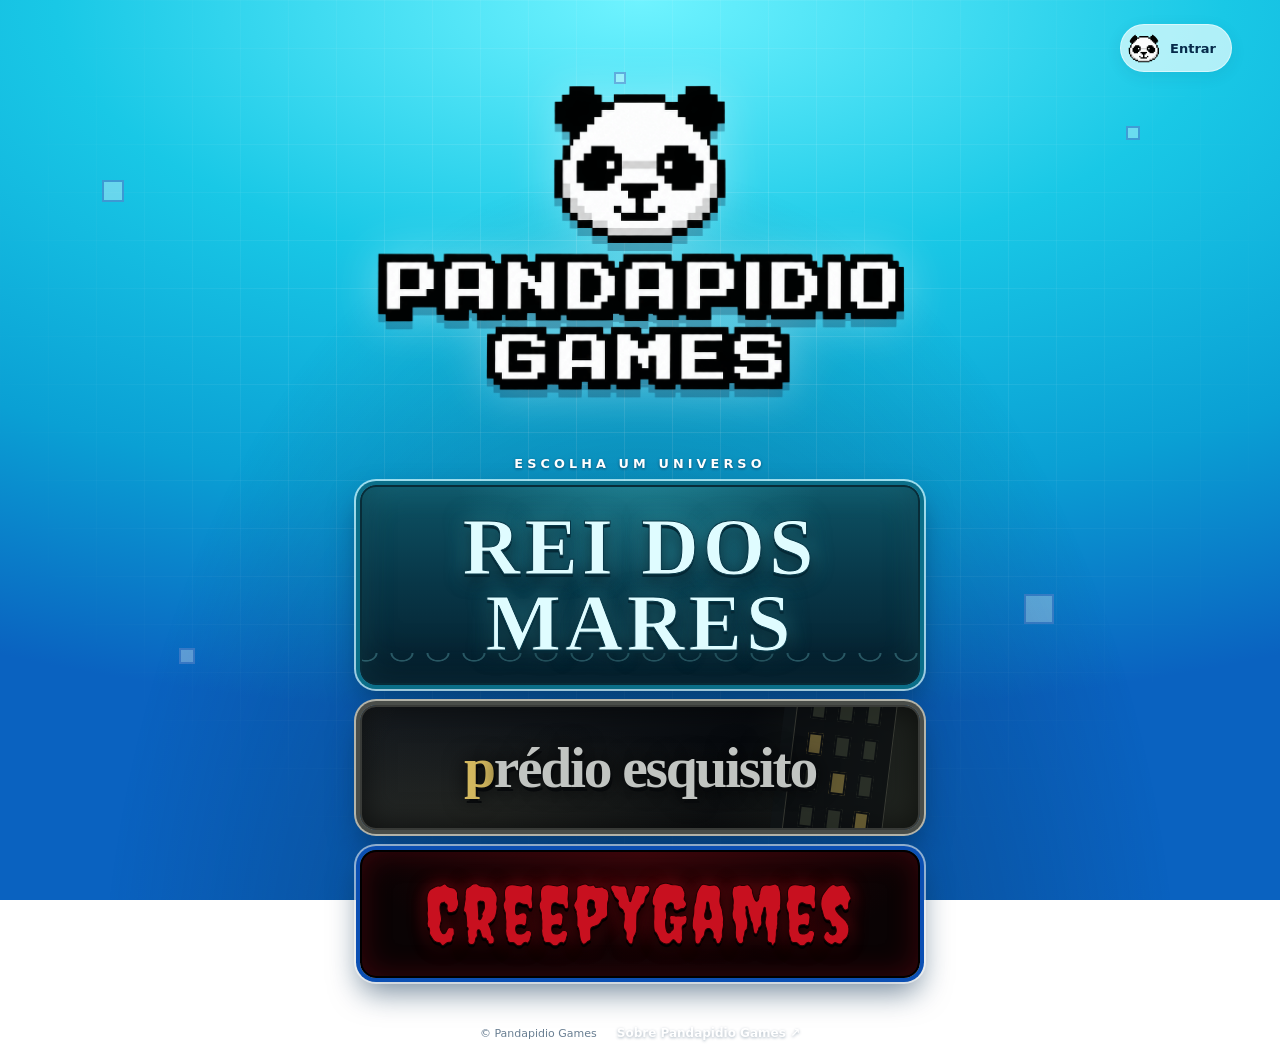
<file: index.html>
<!DOCTYPE html>
<html lang="pt-BR">
<head>
<meta charset="utf-8">
<title>Pandapidio Games</title>
<meta name="viewport" content="width=device-width,initial-scale=1">
<meta name="description" content="Pandapidio Games: portal de jogos em HTML, CSS e JavaScript.">
<link rel="icon" type="image/png" href="assets/logo/favicon.png">
<link rel="preconnect" href="https://fonts.googleapis.com"><link rel="preconnect" href="https://fonts.gstatic.com" crossorigin>
<link rel="stylesheet" href="https://fonts.googleapis.com/css2?family=Creepster&display=swap">
<link rel="stylesheet" href="css/creepy-title.css">
<link rel="stylesheet" href="css/main.css?v=portal1.1.0">
</head>
<body data-root="">
<span class="px" aria-hidden="true" style="--s:22px;--x:8%;--y:20%;--d:0s"></span>
<span class="px" aria-hidden="true" style="--s:14px;--x:88%;--y:14%;--d:-3s"></span>
<span class="px" aria-hidden="true" style="--s:30px;--x:80%;--y:66%;--d:-5s"></span>
<span class="px" aria-hidden="true" style="--s:16px;--x:14%;--y:72%;--d:-2s"></span>
<span class="px" aria-hidden="true" style="--s:12px;--x:48%;--y:8%;--d:-6s"></span>
<main>
  <img class="logo rise" src="assets/logo/logo.png" alt="Pandapidio Games" width="1261" height="1247">
  <section class="rise" style="--dl:.2s" aria-labelledby="uni-label">
    <h1 id="uni-label" class="label">Escolha um universo</h1>
    <nav id="universes" aria-label="Universos de jogos">
      <noscript><a class="universe sea-universe" href="games/rei-dos-mares/index.html"><span class="sea-title">Rei dos Mares</span></a><a class="universe haunted-universe" href="games/predio-esquisito/index.html"><span class="haunted-title">prédio esquisito</span></a><a class="universe" href="universes/creepygames/index.html"><span class="creepy" data-text="CreepyGames">CreepyGames</span></a></noscript>
    </nav>
  </section>
</main>
<footer class="portal-footer"><span>© Pandapidio Games</span><a href="sobre/index.html" data-transition>Sobre Pandapidio Games ↗</a></footer>
<script src="js/data.js?v=predio130"></script>
<script src="js/main.js?v=predio130"></script>
<script src="js/account.js?v=2"></script>
</body>
</html>
</file>
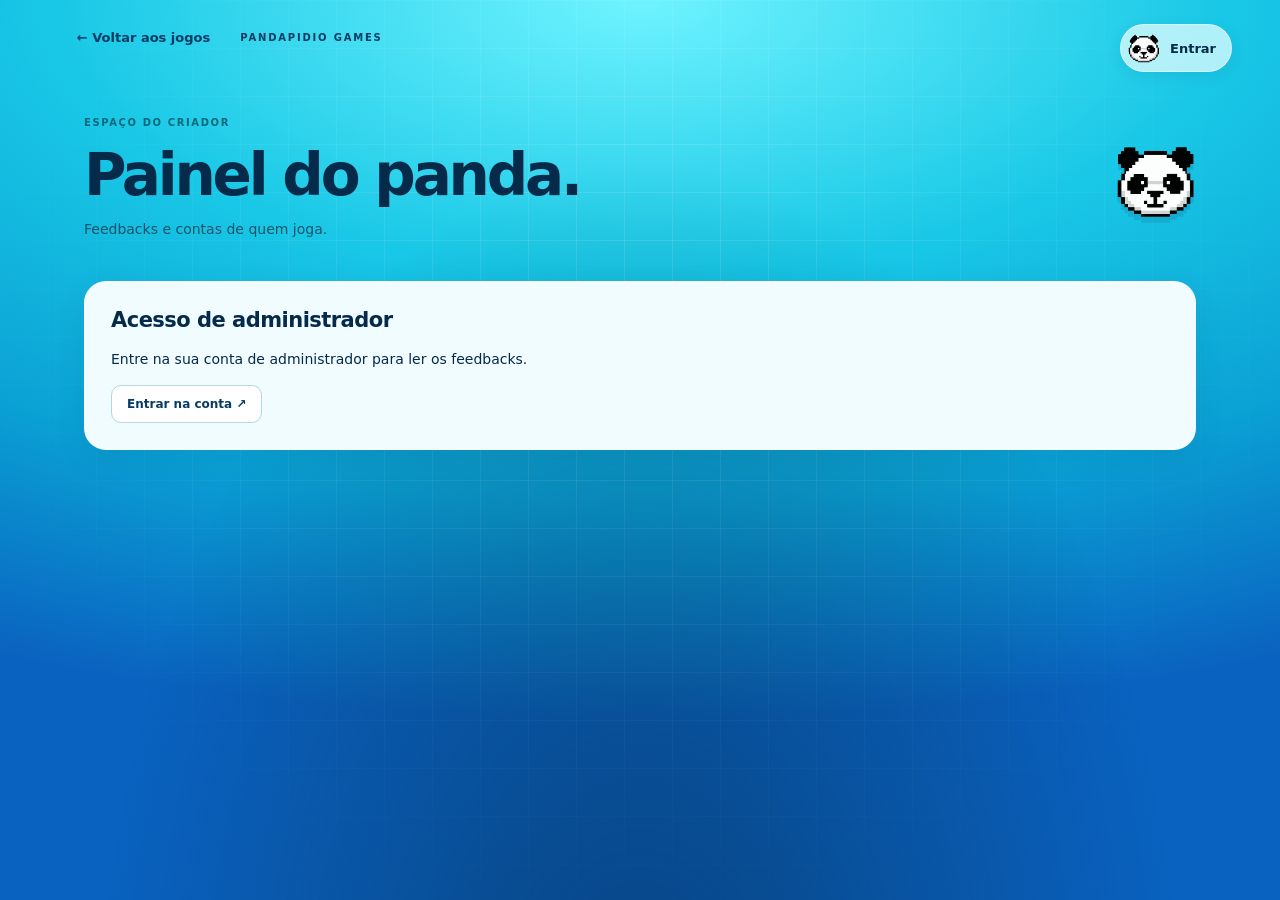
<file: adm/index.html>
<!doctype html>
<html lang="pt-BR">
<head>
  <meta charset="utf-8"><meta name="viewport" content="width=device-width,initial-scale=1">
  <meta name="robots" content="noindex,nofollow"><title>Administração · Pandapidio Games</title>
  <link rel="icon" href="../assets/logo/favicon.png">
  <link rel="stylesheet" href="../css/main.css?v=portal1.1.0">
  <link rel="stylesheet" href="../css/admin.css?v=2">
</head>
<body>
  <header class="admin-nav"><a href="../index.html">← Voltar aos jogos</a><span>PANDAPIDIO GAMES</span></header>
  <main class="admin-main">
    <div class="admin-heading"><div><span class="admin-kicker">ESPAÇO DO CRIADOR</span><h1>Painel do panda.</h1><p>Feedbacks e contas de quem joga.</p></div><img src="../assets/logo/favicon.png" alt="" width="80" height="80"></div>
    <section id="admin-gate" class="admin-card"><h2>Acesso de administrador</h2><p id="gate-text">Verificando sua conta…</p><button id="admin-login" hidden>Entrar na conta ↗</button><button id="admin-retry" hidden>Tentar novamente</button></section>
    <section id="admin-inbox" hidden aria-label="Administração"><nav class="admin-sections" aria-label="Seções do painel"><button id="section-feedback" aria-pressed="true">Feedbacks</button><button id="section-users" aria-pressed="false">Contas</button></nav><div id="feedback-section">
      <div class="admin-toolbar"><div class="admin-tabs" aria-label="Pastas"><button id="tab-inbox" aria-pressed="true">Recebidos</button><button id="tab-trash" aria-pressed="false">Lixeira</button></div><button id="admin-refresh">Atualizar ↻</button></div>
      <div class="admin-grid"><section class="admin-card admin-list-panel" aria-labelledby="list-heading"><div class="list-heading"><h2 id="list-heading">Recebidos</h2><span id="feedback-total"></span></div><p id="list-state" role="status"></p><div id="feedback-list"></div><div class="admin-pagination"><button id="page-prev">← Anterior</button><span id="page-label"></span><button id="page-next">Próxima →</button></div></section>
      <article class="admin-card admin-detail" aria-label="Mensagem selecionada"><p id="detail-placeholder">Escolha um feedback para ler.</p><div id="detail-content" hidden><span id="detail-meta" class="admin-kicker"></span><h2 id="detail-subject"></h2><p id="detail-message"></p><button id="feedback-delete" class="admin-danger">Excluir feedback</button><button id="feedback-restore" hidden>Restaurar feedback</button></div></article></div>
    </div><section id="users-section" hidden aria-label="Contas do site"><div class="admin-toolbar"><div><h2>Contas do site</h2><p>Da mais antiga para a mais recente.</p></div><button id="users-refresh">Atualizar ↻</button></div><div class="admin-card"><p id="users-state" role="status"></p><div id="users-list"></div><div class="admin-pagination"><button id="users-prev">← Anterior</button><span id="users-page"></span><button id="users-next">Próxima →</button></div></div></section></section>
    <p id="admin-status" role="status" aria-live="polite"></p>
  </main>
  <dialog id="delete-dialog" class="admin-confirm"><h2>Excluir este feedback?</h2><p id="delete-subject"></p><p>Ele vai para a lixeira e pode ser restaurado depois.</p><div><button id="delete-cancel">Cancelar</button><button id="delete-confirm" class="admin-danger">Mover para a lixeira</button></div></dialog>
  <dialog id="user-dialog" class="admin-confirm"><h2 id="user-action-title"></h2><p id="user-action-name"></p><p id="user-action-description"></p><div><button id="user-action-cancel">Cancelar</button><button id="user-action-confirm">Confirmar</button></div></dialog>
  <script src="../js/account.js"></script><script src="../js/admin.js?v=2"></script><script src="../js/admin-users.js?v=1"></script>
</body></html>
</file>
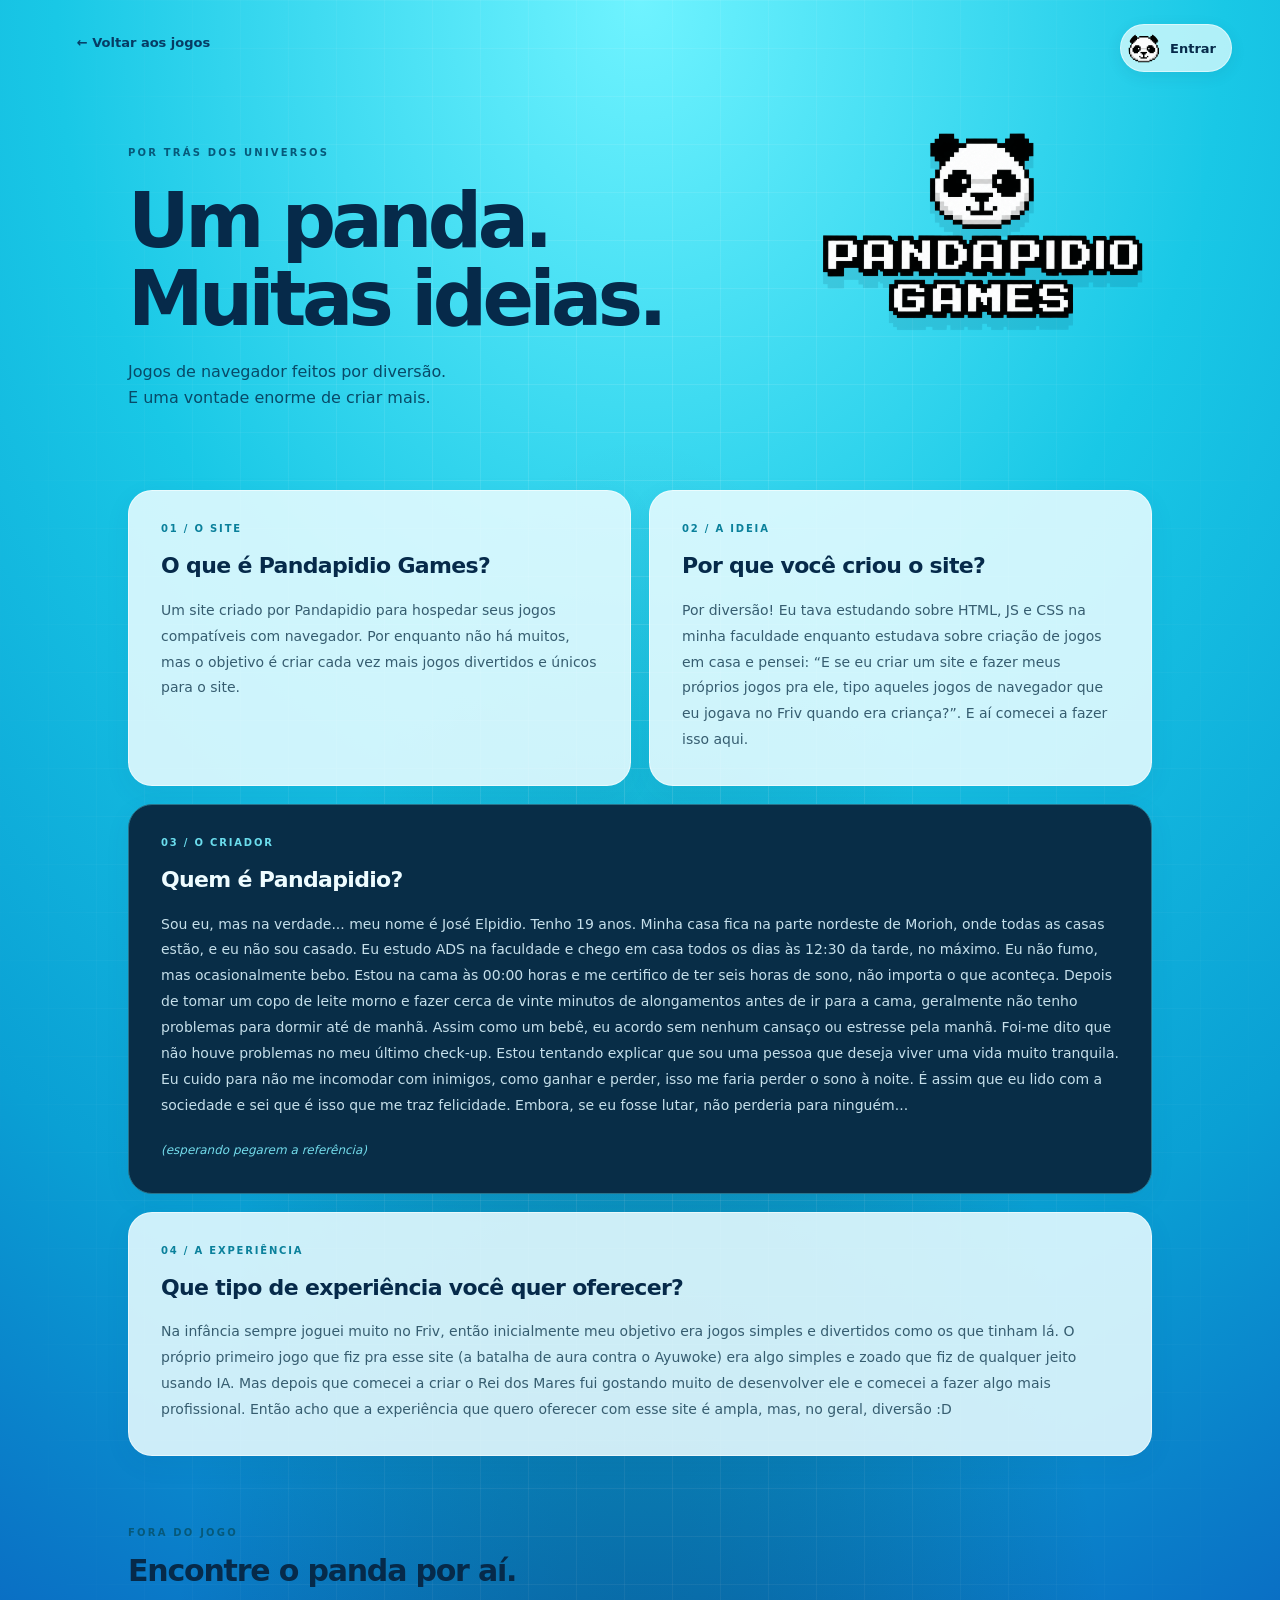
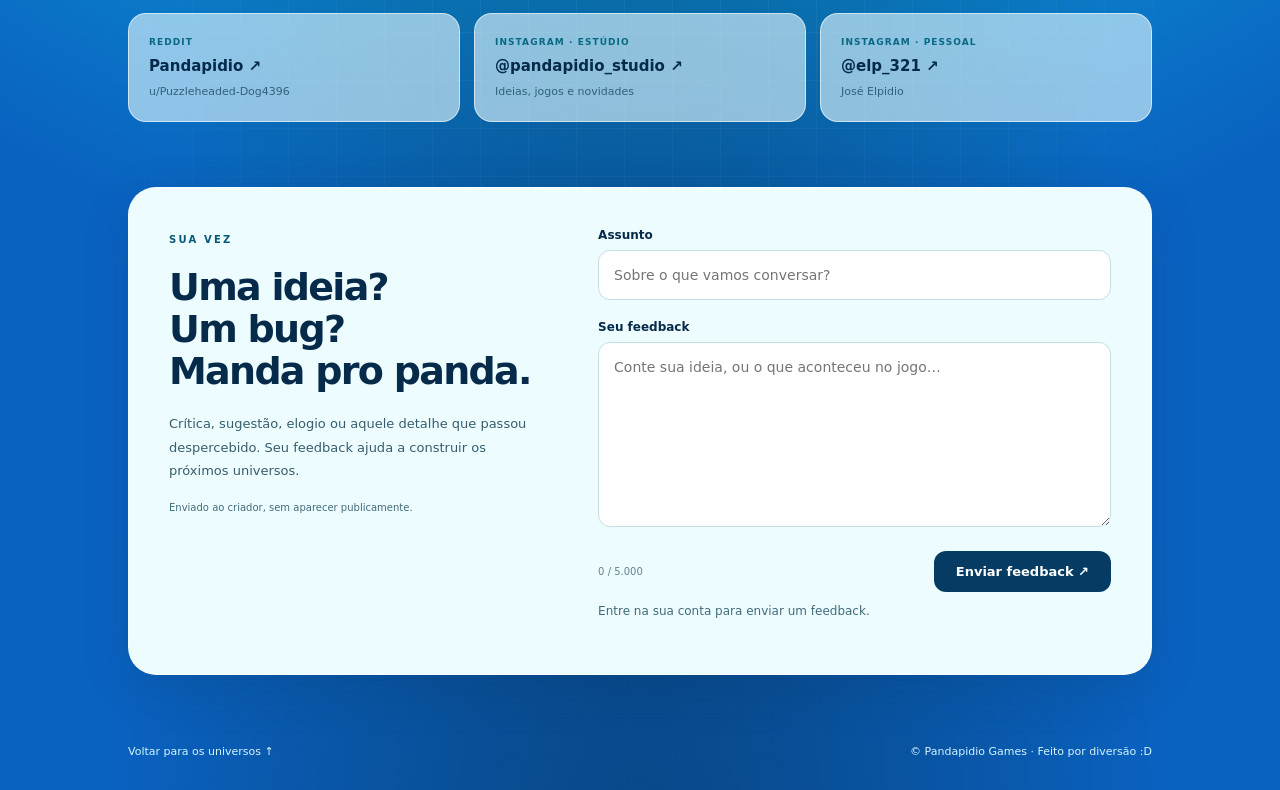
<file: sobre/index.html>
<!doctype html><html lang="pt-BR"><head><meta charset="utf-8"><meta name="viewport" content="width=device-width,initial-scale=1"><title>Sobre · Pandapidio Games</title><meta name="description" content="Jogos de navegador, ideias próprias e diversão. Conheça o Pandapidio Games e envie seu feedback."><link rel="icon" href="../assets/logo/favicon.png"><link rel="stylesheet" href="../css/main.css?v=portal1.1.0"><link rel="stylesheet" href="../css/about.css?v=portal1.0.1"></head><body data-root="../"><header class="about-nav"><a href="../index.html">← Voltar aos jogos</a></header><main class="about-main"><div class="about-heading"><span class="about-kicker">POR TRÁS DOS UNIVERSOS</span><h1>Um panda.<br>Muitas ideias.</h1><p>Jogos de navegador feitos por diversão.<br>E uma vontade enorme de criar mais.</p><img src="../assets/logo/logo.png" alt="Pandapidio Games" class="about-logo"></div><div class="about-stories">
<article class="story"><span class="story-number">01 / O SITE</span><h2>O que é Pandapidio Games?</h2><p>Um site criado por Pandapidio para hospedar seus jogos compatíveis com navegador. Por enquanto não há muitos, mas o objetivo é criar cada vez mais jogos divertidos e únicos para o site.</p></article>
<article class="story"><span class="story-number">02 / A IDEIA</span><h2>Por que você criou o site?</h2><p>Por diversão! Eu tava estudando sobre HTML, JS e CSS na minha faculdade enquanto estudava sobre criação de jogos em casa e pensei: “E se eu criar um site e fazer meus próprios jogos pra ele, tipo aqueles jogos de navegador que eu jogava no Friv quando era criança?”. E aí comecei a fazer isso aqui.</p></article>
<article class="story story-person"><span class="story-number">03 / O CRIADOR</span><h2>Quem é Pandapidio?</h2><p>Sou eu, mas na verdade... meu nome é José Elpidio. Tenho 19 anos. Minha casa fica na parte nordeste de Morioh, onde todas as casas estão, e eu não sou casado. Eu estudo ADS na faculdade e chego em casa todos os dias às 12:30 da tarde, no máximo. Eu não fumo, mas ocasionalmente bebo. Estou na cama às 00:00 horas e me certifico de ter seis horas de sono, não importa o que aconteça. Depois de tomar um copo de leite morno e fazer cerca de vinte minutos de alongamentos antes de ir para a cama, geralmente não tenho problemas para dormir até de manhã. Assim como um bebê, eu acordo sem nenhum cansaço ou estresse pela manhã. Foi-me dito que não houve problemas no meu último check-up. Estou tentando explicar que sou uma pessoa que deseja viver uma vida muito tranquila. Eu cuido para não me incomodar com inimigos, como ganhar e perder, isso me faria perder o sono à noite. É assim que eu lido com a sociedade e sei que é isso que me traz felicidade. Embora, se eu fosse lutar, não perderia para ninguém...</p><p class="reference">(esperando pegarem a referência)</p></article>
<article class="story"><span class="story-number">04 / A EXPERIÊNCIA</span><h2>Que tipo de experiência você quer oferecer?</h2><p>Na infância sempre joguei muito no Friv, então inicialmente meu objetivo era jogos simples e divertidos como os que tinham lá. O próprio primeiro jogo que fiz pra esse site (a batalha de aura contra o Ayuwoke) era algo simples e zoado que fiz de qualquer jeito usando IA. Mas depois que comecei a criar o Rei dos Mares fui gostando muito de desenvolver ele e comecei a fazer algo mais profissional. Então acho que a experiência que quero oferecer com esse site é ampla, mas, no geral, diversão :D</p></article>
</div><section class="about-social" aria-labelledby="social-title"><div><span class="about-kicker">FORA DO JOGO</span><h2 id="social-title">Encontre o panda por aí.</h2></div><div class="social-links"><a href="https://www.reddit.com/user/Puzzleheaded-Dog4396/" target="_blank" rel="noopener noreferrer"><small>REDDIT</small><strong>Pandapidio ↗</strong><span>u/Puzzleheaded-Dog4396</span></a><a href="https://www.instagram.com/pandapidio_studio/" target="_blank" rel="noopener noreferrer"><small>INSTAGRAM · ESTÚDIO</small><strong>@pandapidio_studio ↗</strong><span>Ideias, jogos e novidades</span></a><a href="https://www.instagram.com/elp_321/" target="_blank" rel="noopener noreferrer"><small>INSTAGRAM · PESSOAL</small><strong>@elp_321 ↗</strong><span>José Elpidio</span></a></div></section>
<section class="feedback-panel" aria-labelledby="feedback-title"><div class="feedback-intro"><span class="about-kicker">SUA VEZ</span><h2 id="feedback-title">Uma ideia? <br>Um bug? <br>Manda pro panda.</h2><p>Crítica, sugestão, elogio ou aquele detalhe que passou despercebido. Seu feedback ajuda a construir os próximos universos.</p><span class="private-note">Enviado ao criador, sem aparecer publicamente.</span></div><form id="feedback-form"><label for="feedback-subject">Assunto</label><input id="feedback-subject" name="subject" maxlength="120" required placeholder="Sobre o que vamos conversar?"><label for="feedback-message">Seu feedback</label><textarea id="feedback-message" name="message" maxlength="5000" rows="7" required placeholder="Conte sua ideia, ou o que aconteceu no jogo…"></textarea><div class="feedback-bottom"><span id="feedback-count">0 / 5.000</span><button type="submit">Enviar feedback ↗</button></div><p id="feedback-status" role="status" aria-live="polite">Entre na sua conta para enviar um feedback.</p></form></section>
</main><footer class="about-footer"><a href="../index.html">Voltar para os universos ↑</a><span>© Pandapidio Games · Feito por diversão :D</span></footer><script src="../js/account.js"></script><script src="../js/about.js"></script></body></html>
</file>
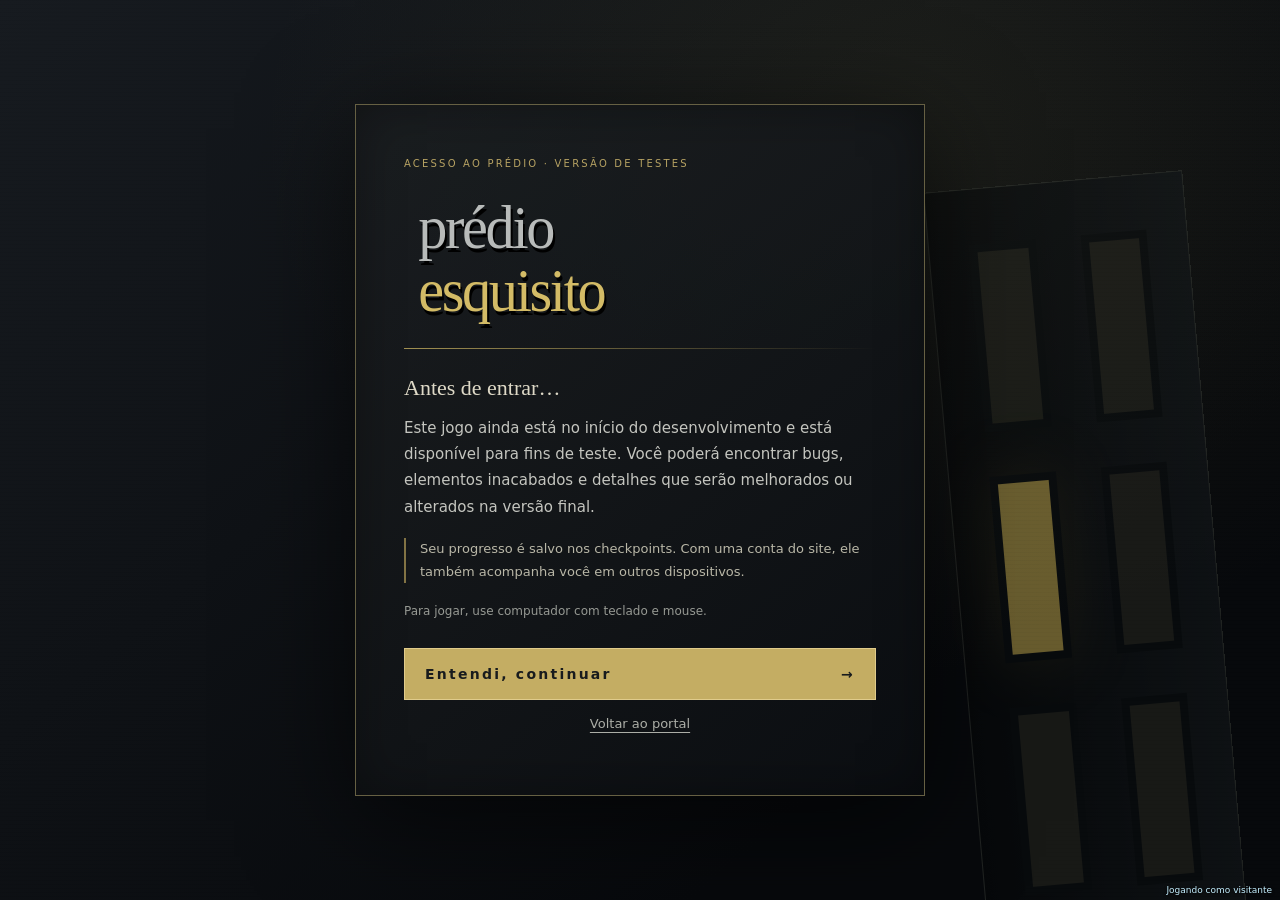
<file: games/predio-esquisito/index.html>
<!doctype html>
<html lang="pt-BR">
<head>
  <meta charset="utf-8" />
  <meta name="viewport" content="width=device-width,initial-scale=1,maximum-scale=1,user-scalable=no" />
  <title>O Prédio Esquisito da Minha Avó — Protótipo v0.13.0</title>
  <link rel="stylesheet" href="style.css" />
  <link rel="icon" href="../../assets/logo/favicon.png">
  <link rel="stylesheet" href="portal.css?v=1">
</head>
<body data-pg-game="predio-esquisito">
<main id="preview-notice" aria-labelledby="preview-title">
  <div class="notice-building" aria-hidden="true"><i></i><i></i><i></i><i></i><i></i><i></i></div>
  <section class="notice-card">
    <span class="notice-kicker">ACESSO AO PRÉDIO · VERSÃO DE TESTES</span>
    <h1 id="preview-title">prédio <em>esquisito</em></h1>
    <div class="notice-rule" aria-hidden="true"></div>
    <h2>Antes de entrar…</h2>
    <p>Este jogo ainda está no início do desenvolvimento e está disponível para fins de teste. Você poderá encontrar bugs, elementos inacabados e detalhes que serão melhorados ou alterados na versão final.</p>
    <p class="notice-save">Seu progresso é salvo nos checkpoints. Com uma conta do site, ele também acompanha você em outros dispositivos.</p>
    <p class="notice-controls">Para jogar, use computador com teclado e mouse.</p>
    <button id="preview-continue" type="button">Entendi, continuar <span aria-hidden="true">→</span></button>
    <a href="../../index.html">Voltar ao portal</a>
    <p id="preview-status" role="status" aria-live="polite"></p>
  </section>
</main>
<div id="gameShell" hidden inert>
  <canvas id="game" aria-label="O Prédio Esquisito da Minha Avó"></canvas>
  <div id="spriteOverlay" aria-hidden="true"></div>

  <div id="analogFx" aria-hidden="true">
    <div class="scanlines"></div>
    <div class="grain"></div>
    <div class="vignette"></div>
    <div class="tracking"></div>
  </div>

  <div id="crosshair" class="hidden" aria-hidden="true"><i></i><b></b></div>
  <div id="camLabel" class="hidden">CAM 01&nbsp;&nbsp;● REC</div>
  <div id="objective" class="hud hidden"></div>
  <div id="noiseHud" class="noiseHud hidden"><span>BARULHO</span><b><i id="noiseFill"></i></b></div>
  <div id="interact" class="interact hidden"><kbd>E</kbd><span></span></div>
  <div id="controlsHint" class="controlsHint hidden">WASD mover · SHIFT correr · ESPAÇO pular · CTRL agachar · Q inventário · mouse olhar · E interagir · ESC pausar</div>

  <div id="itemHud" class="itemHud hidden">
    <img src="assets/screwdriver_item.png" alt=""/>
    <span>CHAVE DE FENDA</span>
  </div>
  <img id="handSprite" class="hand hidden" src="assets/screwdriver_hold.png" alt="" />

  <section id="titleScreen" class="screen visible">
    <div class="buildMark">PANDAPIDIO GAMES // PROTÓTIPO 0.11.0</div>
    <div class="titleWrap">
      <div class="tiny">UM PEQUENO JOGO DE TERROR</div>
      <h1>O PRÉDIO<br><em>ESQUISITO</em><br>DA MINHA AVÓ</h1>
      <p>terror analógico · primeira pessoa</p>
      <div class="titleButtons"><button id="playBtn">NOVO JOGO</button><button id="continueBtn" class="hidden">CONTINUAR</button></div>
    </div>
    <div class="footerHint">recomenda-se fones de ouvido</div>
  </section>

  <section id="letterScreen" class="screen paperScreen hidden">
    <div class="letter">
      <div class="letterDate">terça-feira, 11:47</div>
      <p>Meu querido,</p>
      <p>não queria incomodar, mas fiquei doente de novo e o médico disse que eu não devia passar esses dias sozinha.</p>
      <p>Você pode vir cuidar de mim um pouco?</p>
      <p>Continuo no mesmo apartamento, <u>no último andar</u>. O recepcionista já sabe que você vem.</p>
      <p>Não se assuste com o prédio. Ele sempre foi meio esquisito.</p>
      <p class="sign">Com amor,<br><strong>Vó.</strong></p>
      <button id="letterContinue">DOBRAR A CARTA</button>
    </div>
  </section>


  <section id="dialogue" class="dialogue hidden">
    <div class="speaker" id="speakerName"></div>
    <div class="dialogueBody">
      <span id="dialogueText"></span><span class="nextMarker">▼</span>
    </div>
  </section>

  <section id="pickup" class="screen transparent hidden">
    <div class="pickupCard">
      <img src="assets/screwdriver_item.png" alt="Chave de fenda"/>
      <div><small>VOCÊ RECEBEU</small><strong>CHAVE DE FENDA</strong><span>clique esquerdo para atacar</span></div>
    </div>
  </section>


  <section id="inventoryScreen" class="inventoryScreen hidden">
    <div class="inventoryPanel">
      <small>Q PARA FECHAR</small>
      <h2>INVENTÁRIO</h2>
      <div id="inventorySlots" class="inventorySlots"></div>
      <p class="inventoryHint">Alguns objetos podem ser úteis mais tarde.</p>
    </div>
  </section>

  <section id="breakerMini" class="screen breakerMini hidden">
    <div class="breakerFrame">
      <img src="assets/breaker_open.png" class="breakerBackdrop" alt="Disjuntor aberto" />
      <canvas id="wireCanvas" width="720" height="600"></canvas>
      <div class="miniTitle"><strong>QUADRO ELÉTRICO</strong><span>conecte as cores correspondentes</span></div>
      <button id="breakerExit" aria-label="Fechar">×</button>
    </div>
  </section>


  <section id="lockpickScreen" class="screen lockpickScreen hidden">
    <div class="lockpickPanel">
      <small>ARROMBAMENTO SILENCIOSO</small>
      <button id="lockExit" aria-label="Abandonar arrombamento">×</button>
      <h2>SINTA A RESISTÊNCIA</h2>
      <p>Mova a chave devagar. Quando ela vibrar, erga o pino e solte para fixá-lo.</p>
      <div class="lockMechanism"><div class="escutcheon"><div class="keyhole"></div><div class="cylinder"></div></div><div id="lockPins"></div><div class="pickShaft"><div class="pickHandle"></div></div></div>
      <div id="lockpickStatus" class="lockpickStatus"></div>
      <button id="lockpickAction">SEGURE PARA FORÇAR • SOLTE PARA FIXAR</button>
      <p class="lockHelp">MOUSE — AJUSTAR &nbsp; E — SEGURAR / SOLTAR &nbsp; ESC — SAIR</p>
    </div>
  </section>

  <section id="pauseScreen" class="screen pauseScreen hidden">
    <div class="pausePanel">
      <small>JOGO PAUSADO</small>
      <h2>PAUSA</h2>
      <label class="volumeRow" for="volumeSlider"><span>VOLUME</span><strong id="volumeValue">80%</strong></label>
      <input id="volumeSlider" type="range" min="0" max="100" value="80" step="1" />
      <div class="pauseButtons">
        <button id="resumeBtn">CONTINUAR</button>
        <button id="menuBtn">SAIR PARA O MENU</button>
      </div>
      <div class="pauseHint">ESC também continua o jogo</div>
    </div>
  </section>

  <section id="endScreen" class="screen hidden">
    <div class="endStatic"></div>
    <div class="endContent">
      <small>O ELEVADOR SOBE MAIS UMA VEZ.</small>
      <div class="bigFloor">6</div>
      <p>continua...</p>
      <span>FIM DO PROTÓTIPO 0.11.0</span>
      <button id="restartBtn">RECOMEÇAR</button>
    </div>
  </section>

  <div id="deathFlash" class="deathFlash hidden" aria-hidden="true"><div class="deathNoise"></div><img id="fatherJumpscare" class="fatherJumpscare hidden" src="assets/father_jumpscare.png" alt=""/><img id="oldladyJumpscare" class="oldladyJumpscare hidden" src="assets/oldlady_jumpscare.png" alt=""/><span id="deathText">NÃO ENTRE.</span></div>
  <div id="caption" class="caption hidden"><strong id="captionSpeaker"></strong><span id="captionText"></span></div>
  <div id="fade" class="fade"></div>
</div>
<script type="application/pg-game" src="wedding-local.js"></script>
<script type="application/pg-game" src="wedding-audio.js"></script>
<script type="application/pg-game" src="wedding-polish-assets.js"></script>
<script type="application/pg-game" src="game.js"></script>
<script src="../../js/account.js?v=2"></script>
<script src="portal-boot.js?v=1"></script>
</body>
</html>
</file>
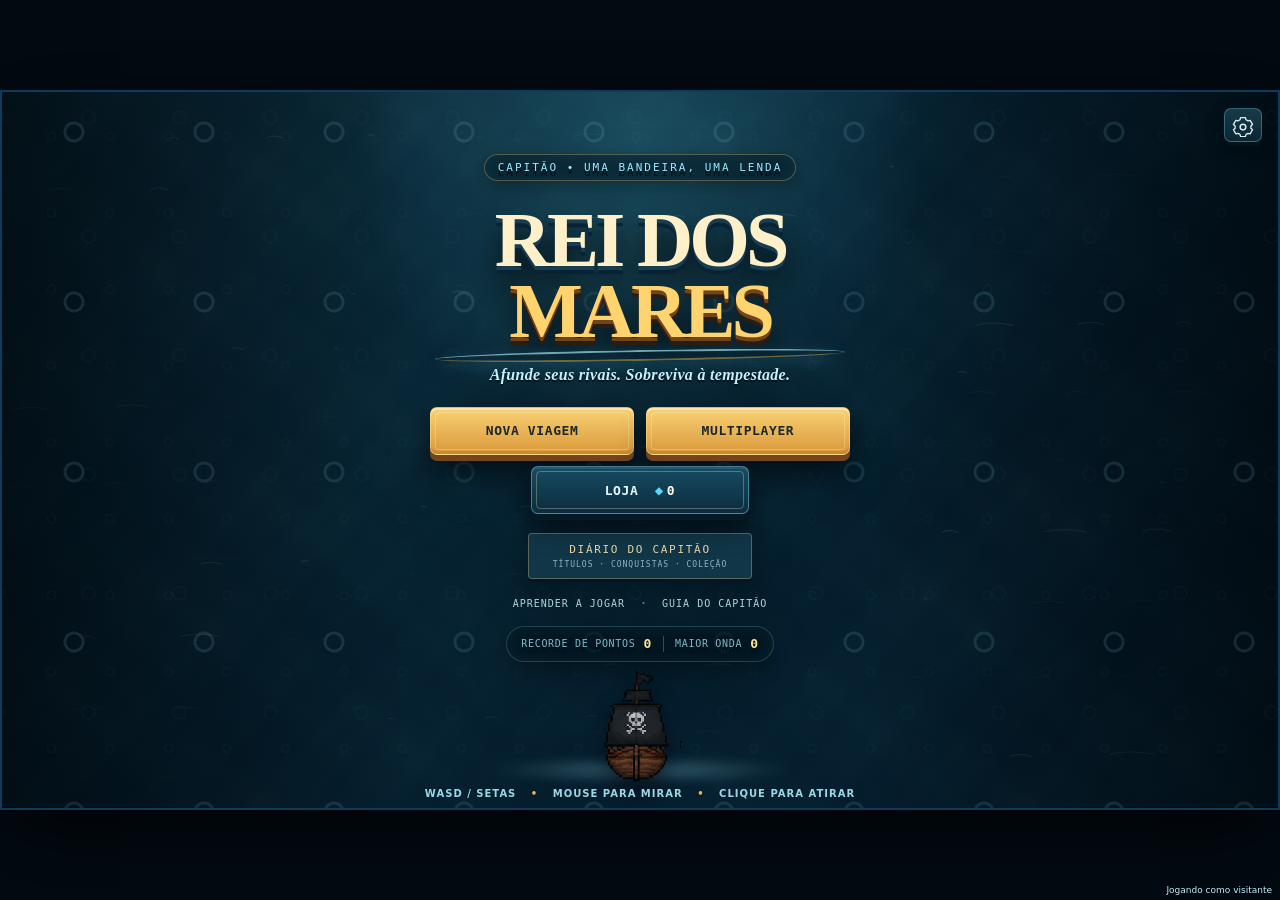
<file: games/rei-dos-mares/index.html>
<!doctype html>
<html lang="pt-BR">
<head>
  <meta charset="utf-8">
  <meta name="viewport" content="width=device-width,initial-scale=1">
  <title>Rei dos Mares</title>
  <link rel="stylesheet" href="style.css?v=4.3.2">
  <link rel="stylesheet" href="voyage.css">
  <link rel="stylesheet" href="chronicle.css?v=4.3.2">
  <link rel="stylesheet" href="harbor.css">
  <link rel="stylesheet" href="builds.css">
</head>
<body data-pg-game="true">
  <main id="game-shell">
    <canvas id="game" aria-label="Rei dos Mares"></canvas>
    <div id="mobile-controls" class="mobile-controls hidden" aria-label="Controles móveis">
      <div id="mobile-stick" class="mobile-stick" aria-label="Mover navio"><span id="mobile-stick-knob"></span></div>
      <button id="mobile-esc" class="mobile-esc" type="button" aria-label="Pausar ou voltar">ESC</button>
      <div class="mobile-aim-hint">TOQUE E ARRASTE NO MAR PARA MIRAR E ATIRAR</div>
    </div>
    <div id="hud" class="hidden">
      <div class="hud-ribbon">
        <div class="hud-card health-card captain-hud"><img class="hud-portrait" data-captain-portrait src="assets/portraits/pirate.svg" alt="Retrato do capitão"><div class="captain-vitals"><strong id="hud-captain-name">Capitão</strong><div class="captain-health"><div class="bar"><i id="health-fill"></i></div><b id="health-value">100</b></div><small id="hud-captain-title">Capitão</small></div></div>
        <div class="hud-card score"><span><i class="hud-icon coin"></i> PONTOS</span><b id="score">0</b></div>
        <div class="hud-card currency"><span><i class="hud-icon gold"></i> OURO</span><b id="gold">0</b></div>
        <div class="hud-card wave"><span><i class="hud-icon waveicon"></i> ONDA</span><b id="wave">1</b></div>
        <div class="hud-card cooldown"><span><i class="hud-icon cannonicon"></i> RECARGA</span><div class="bar"><i id="cooldown-fill"></i></div></div>
      </div>
      <div id="mp-hud-ribbon" class="mp-hud-ribbon hidden" aria-label="Tripulação cooperativa"></div>
      <div id="upgrade-strip" class="upgrade-strip" aria-label="Melhorias adquiridas"></div>
    </div>

    <section id="menu" class="screen">
      <div class="bubble-layer"></div>
      <button id="settings-open" class="settings-open" aria-label="Configurações" title="Configurações">
        <svg viewBox="0 0 24 24" aria-hidden="true"><path d="M9.4 2.8h5.2l.7 2.4 2.1 1.2 2.4-.6 2.6 4.5-1.8 1.7v2.4l1.8 1.7-2.6 4.5-2.4-.6-2.1 1.2-.7 2.4H9.4l-.7-2.4-2.1-1.2-2.4.6-2.6-4.5 1.8-1.7V12L1.6 10.3l2.6-4.5 2.4.6 2.1-1.2z" fill="none" stroke="currentColor" stroke-width="1.45" stroke-linejoin="round"/><circle cx="12" cy="13.2" r="3.1" fill="none" stroke="currentColor" stroke-width="1.6"/></svg>
      </button>
      <div class="menu-content">
        <div class="eyebrow" id="captain-signature">CAPITÃO • UMA BANDEIRA, UMA LENDA</div>
        <h1>REI DOS<br><span>MARES</span></h1>
        <p class="subtitle">Afunde seus rivais. Sobreviva à tempestade.</p>
        <div class="menu-actions">
          <button id="continue-run-btn" class="continue-run hidden">CONTINUAR VIAGEM <span id="continue-run-detail"></span></button>
          <button id="resume-multiplayer-btn" class="resume-multiplayer hidden">RETOMAR MULTIJOGADOR <span id="resume-multiplayer-detail">30s</span></button>
          <button id="play-btn">NOVA VIAGEM</button>
          <button id="multiplayer-btn" class="multiplayer-menu-btn">MULTIPLAYER</button>
          <button id="shop-btn" class="shop-menu-btn">LOJA <span class="mini-diamond">◆</span><b id="menu-diamonds">0</b></button>
        </div>
        <button id="collection-open" class="logbook-button">DIÁRIO DO CAPITÃO <span>TÍTULOS · CONQUISTAS · COLEÇÃO</span></button>
        <div class="menu-secondary"><button id="tutorial-replay">APRENDER A JOGAR</button><span>·</span><button id="field-guide-open">GUIA DO CAPITÃO</button></div>
        <div class="record"><span>RECORDE DE PONTOS</span> <strong id="menu-highscore">0</strong><i></i><span>MAIOR ONDA</span> <strong id="menu-highwave">0</strong></div>
      </div>
      <div class="menu-ship"><div class="wake"></div><img id="menu-ship-image" class="ship-art" src="assets/tileset.png" alt=""></div>
        <div class="controls">WASD / SETAS <span>•</span> MOUSE PARA MIRAR <span>•</span> CLIQUE PARA ATIRAR</div>

    </section>

    <section id="multiplayer-online-screen" class="screen hidden" aria-label="Multiplayer online">
      <div class="online-card">
        <header class="online-head"><div><div class="eyebrow">TRIPULAÇÃO ONLINE</div><h2>MULTIJOGADOR</h2><p>Servidor autoritativo em teste público. Crie uma sala ou entre com o código de outro capitão.</p></div><button id="online-close" aria-label="Fechar">×</button></header>
        <div id="online-connect-status" class="online-status">CONECTANDO AO SERVIDOR...</div>
        <div id="online-home" class="online-home">
          <button id="online-create" class="online-primary">CRIAR SALA</button>
          <div class="online-divider"><span>OU</span></div>
          <label class="online-code-label">CÓDIGO DA SALA<input id="online-code" maxlength="6" autocomplete="off" spellcheck="false" inputmode="text" placeholder="7K2P9A"></label>
          <button id="online-join" class="online-secondary">ENTRAR</button>
          <button id="online-local-test" class="online-dev">TESTE COOPERATIVO LOCAL</button>
        </div>
        <div id="online-lobby" class="online-lobby hidden">
          <div class="online-room-head"><div><small>SALA</small><strong id="online-room-code">------</strong></div><button id="online-copy-code">COPIAR CÓDIGO</button></div>
          <div id="online-player-list" class="online-player-list"></div>
          <p id="online-lobby-message" class="online-lobby-message">Aguardando tripulação...</p>
          <button id="online-start" class="online-primary" disabled>COMEÇAR PARTIDA</button>
          <button id="online-leave" class="online-dev">SAIR DA SALA</button>
        </div>
      </div>
    </section>

    <section id="multiplayer-setup-screen" class="screen hidden" aria-label="Configurar multiplayer local">
      <div class="mp-setup-card">
        <header><div><div class="eyebrow">FASE 1 • COOP LOCAL</div><h2>MULTIPLAYER</h2><p>Esta etapa testa toda a lógica cooperativa antes da conexão online por salas.</p></div><button id="mp-setup-close" aria-label="Fechar">×</button></header>
        <div class="mp-count-picker"><span>JOGADORES</span><button data-mp-count="2" class="active">2</button><button data-mp-count="3">3</button></div>
        <div id="mp-player-config" class="mp-player-config"></div>
        <div class="mp-controls-note">
          <b>CONTROLES DE TESTE LOCAL</b>
          <span>P1 • WASD + mouse/clique</span>
          <span>P2 • IJKL mover • Numpad 8456 mirar • Numpad 0 atirar</span>
          <span>P3 • TFGH mover • YUBN mirar • V atirar</span>
          <small>No modo online, cada jogador voltará a usar seus controles normais no próprio computador.</small>
        </div>
        <button id="mp-start-local">INICIAR TESTE COOPERATIVO</button>
      </div>
    </section>

    <section id="mp-shop-screen" class="screen hidden" aria-label="Estaleiro cooperativo">
      <div class="mp-shop-card">
        <header class="mp-shop-head"><div><div class="eyebrow">ESTALEIRO DA TRIPULAÇÃO</div><h2 id="mp-shop-title">ONDA 5 CONCLUÍDA</h2><p id="mp-shop-subtitle">Todos os capitães precisam concluir suas escolhas antes da viagem continuar.</p></div><div id="mp-shop-wave" class="mp-shop-wave">ONDA 5</div></header>
        <nav id="mp-shop-tabs" class="mp-shop-tabs"></nav>
        <div id="mp-shop-content" class="mp-shop-content"></div>
        <footer class="mp-shop-footer"><div id="mp-shop-status"></div><button id="mp-shop-continue" disabled>AGUARDANDO A TRIPULAÇÃO</button></footer>
      </div>
    </section>
    <div id="boss-hp-wrap" class="boss-hp-wrap hidden" aria-live="polite">
      <div class="boss-name" id="boss-name">BOSS</div>
      <div class="boss-hp-track"><i id="boss-hp-fill"></i></div><div id="boss-intent" class="boss-intent"></div>
    </div>

    <section id="boss-reward-screen" class="screen hidden">
      <div class="boss-reward-card">
        <div class="eyebrow">RECOMPENSA DA BATALHA</div>
        <h2 id="boss-reward-title">NOVA SKIN SECRETA</h2>
        <div class="boss-reward-ship"><img id="boss-reward-image" src="assets/secret-marine.png" alt=""></div>
        <p id="boss-reward-text">Você desbloqueou uma nova skin.</p>
        <button id="boss-reward-btn">CONTINUAR</button>
      </div>
    </section>

    <section id="victory-screen" class="screen hidden">
      <div class="victory-card"><svg class="victory-crown" viewBox="0 0 48 34" aria-hidden="true"><path d="M5 9 15 18 24 4 33 18 43 9 38 29H10Z" fill="currentColor"/><path d="M12 33h24" stroke="currentColor" stroke-width="2"/></svg>
        <div class="eyebrow">A LENDA NASCEU</div>
        <h2>VOCÊ É O REI DOS MARES</h2>
        <p id="victory-captain">Sua bandeira governa estes mares.</p><div id="victory-run" class="victory-run"></div>
        <div class="victory-unlock"><img id="victory-reward-image" src="assets/secret-pearl.png" alt=""><div><span>SKIN SECRETA DESBLOQUEADA</span><b>pérola negra</b></div></div>
        <div class="endless-preview"><span>ALÉM DA COROA</span><p>Continue com seu navio e suas melhorias. As próximas marés trazem frotas reforçadas, modificadores e eventos combinados. Um almirante do abismo espera a cada dez ondas.</p><b>A primeira maré traz Fogo cruzado.</b><strong class="endless-next">PRÓXIMO OBJETIVO: ONDA 60 • ALMIRANTE DE FERRO</strong></div><p class="victory-question">Sua vitória já foi registrada. O próximo risco é sua escolha.</p>
        <div class="victory-actions">
          <button id="victory-continue-btn">ENFRENTAR O INFINITO</button>
          <button id="victory-menu-btn" class="secondary">ENCERRAR COMO REI</button>
        </div>
      </div>
    </section>

    <section id="settings-screen" class="screen hidden" aria-label="Configurações">
      <div class="settings-card">
        <header class="settings-head"><div><div class="eyebrow">AJUSTES DO CAPITÃO</div><h2>CONFIGURAÇÕES</h2></div><button id="settings-close" aria-label="Fechar configurações">×</button></header>
        <div class="settings-row"><div><b>EFEITOS SONOROS</b><span>Canhões, fogo, impactos e interface</span></div><label><input id="sfx-volume" type="range" min="0" max="1" step="0.01" value="1"><strong id="sfx-volume-value">100%</strong></label></div>
        <div class="settings-row"><div><b>MÚSICA</b><span>Tema do menu e tema da viagem</span></div><label><input id="music-volume" type="range" min="0" max="1" step="0.01" value="1"><strong id="music-volume-value">100%</strong></label></div>
        <div class="settings-row"><div><b>TREMOR DE TELA</b><span>Intensidade dos impactos e explosões. Não altera a dificuldade.</span></div><label><input id="shake-intensity" type="range" min="0" max="1" step="0.05" value="1"><strong id="shake-intensity-value">100%</strong></label></div>
        <div class="settings-row"><div><b>FLASHES</b><span>Reduz clarões de dano, relâmpagos e impactos de tela.</span></div><label><input id="flash-intensity" type="range" min="0" max="1" step="0.05" value="1"><strong id="flash-intensity-value">100%</strong></label></div>
        <div id="mobile-joystick-setting" class="settings-row mobile-only-setting"><div><b>TAMANHO DO JOYSTICK <em>SÓ CELULAR</em></b><span>Exclusivo para controles touch. Não altera nada no PC.</span></div><label><input id="joystick-size" type="range" min="30" max="100" step="5" value="50"><strong id="joystick-size-value">50%</strong></label></div>
        <div class="settings-divider"></div>
        <button id="reset-save-btn" class="settings-reset"><span>RESETAR SAVE</span><small>Apaga progresso, recordes, diamantes, skins e diário. Volumes não são apagados.</small></button>
        <p id="game-version" class="settings-version">VERSÃO 4.3.0</p>
        <p class="settings-note">A música da viagem pausa junto com o jogo e volta do mesmo ponto quando você continua.</p>
      </div>
    </section>

    <section id="shop" class="screen hidden" aria-label="Estaleiro — loja de cosméticos">
      <div class="shop-backdrop"></div>
      <div class="shop-panel">
        <header class="shop-head"><div><div class="eyebrow">SEU NOME. SUA BANDEIRA.</div><h2>ESTALEIRO</h2></div><div class="diamond-wallet"><img src="assets/diamond.png" alt="Diamantes"><strong id="shop-diamonds">0</strong></div><button id="shop-close-top" aria-label="Fechar loja" title="Fechar loja • ESC">×</button></header>
        <nav class="shop-tabs" aria-label="Categorias da loja"><button data-shop-tab="ships" class="active">NAVIOS</button><button data-shop-tab="portraits">RETRATOS</button><span>Apenas aparência • Sem vantagens no combate</span></nav>
        <div class="shop-catalog" tabindex="0" aria-label="Catálogo, role para ver mais"><div id="skin-grid" class="skin-grid"></div><div id="portrait-grid" class="portraits-grid hidden"></div></div>
        <footer class="shop-footer"><span id="shop-caption">Equipe sua próxima bandeira.</span><button id="shop-close" class="shop-close">VOLTAR AO MENU <small>ESC</small></button></footer>
      </div>
    </section>

    <section id="upgrade-screen" class="screen hidden">
      <div class="upgrade-backdrop"></div>
      <div class="upgrade-panel">
        <div class="upgrade-topline">
          <div>
            <div class="eyebrow">MELHORIA DA MARÉ</div>
            <h2>ESCOLHA SEU APRIMORAMENTO</h2>
            <p>Uma escolha por pausa. As melhorias permanecem até o fim desta partida.</p>
          </div>
          <div class="upgrade-wallet"><span>OURO</span><strong id="upgrade-gold">0</strong></div>
          <button id="upgrade-close" class="upgrade-close" aria-label="Continuar sem comprar" title="Continuar sem comprar">×</button>
        </div>
        <p id="first-shop-hint" class="first-shop-hint hidden">Escolha primeiro sua classe. Depois, escolha gratuitamente 1 entre 2 melhorias comuns aleatórias dela. Nas próximas lojas, apenas sua classe e melhorias neutras.</p>
        <div id="upgrade-grid" class="upgrade-grid"></div>
        <div class="upgrade-safe-footer"><button id="save-exit-upgrade" class="save-exit-button">SALVAR E SAIR</button><span>Salva esta viagem neste porto seguro e volta ao menu.</span></div>
        <div class="upgrade-wave-note">ONDA <b id="upgrade-wave">5</b> CONCLUÍDA</div>
      </div>
    </section>

    <section id="specialization-screen" class="screen hidden" aria-label="Especialização do infinito">
      <div class="specialization-card">
        <div class="eyebrow">O INFINITO MUDA SUA BUILD</div>
        <h2>ESPECIALIZAÇÃO</h2>
        <p>Escolha uma evolução rara. Ela permanece nesta viagem e não substitui nenhuma melhoria.</p>
        <div id="specialization-grid" class="specialization-grid"></div>
        <small id="specialization-wave">MARCO DO INFINITO</small>
      </div>
    </section>

    <section id="run-exit-screen" class="screen hidden" aria-label="Sair da viagem">
      <div class="run-exit-card">
        <div class="eyebrow">ANTES DE DEIXAR O LEME</div>
        <h2>O QUE FAZER COM ESTA VIAGEM?</h2>
        <p id="run-exit-message">Salvar é possível durante a viagem. No meio de uma onda, o retorno acontece no início dela.</p>
        <button id="run-save-exit">SALVAR E SAIR</button>
        <button id="run-abandon" class="danger">ABANDONAR VIAGEM</button>
        <button id="run-exit-cancel" class="secondary">RETOMAR PARTIDA</button>
      </div>
    </section>

    <section id="pause-screen" class="screen hidden" aria-label="Jogo pausado">
      <div class="pause-card">
        <div class="eyebrow">A JORNADA FOI INTERROMPIDA</div>
        <h2>PAUSADO</h2>
        <p>O mar espera. Escolha quando continuar.</p><details id="build-details"><summary>SUA BUILD <span id="build-heading"></span></summary><p id="build-summary"></p><div id="build-list"></div></details>
        <div class="pause-actions">
          <button id="resume-btn">VOLTAR AO JOGO</button>
          <button id="pause-menu-btn" class="secondary">MENU PRINCIPAL</button>
        </div>
        <button id="pause-guide-open" class="text-button">CONSULTAR GUIA DO CAPITÃO</button>
        <div class="pause-hint">ESC • PAUSAR / DESPAUSAR</div>
      </div>
    </section>

    <section id="gameover" class="screen hidden">
      <div class="gameover-card">
        <div class="eyebrow">O MAR VENCEU</div>
        <h2>FIM DE JOGO</h2>
        <p>Sua pontuação</p>
        <strong id="final-score">0</strong>
        <p id="death-cause" class="death-cause"></p><div class="run-stats"><div class="run-stat"><span>MAIOR ONDA</span><b id="final-wave">0</b></div><div class="run-stat"><span>OURO COLETADO</span><b id="final-gold">0</b></div><div class="run-stat"><span>TEMPO DE VIAGEM</span><b id="final-time">0:00</b></div></div>
        <p class="death-wallet"><span class="diamond-text">◆ +<b id="final-diamonds">0</b> diamantes nesta viagem</span><br>Seus diamantes e skins permanecem. Se encerrar a viagem, o ouro desta partida será perdido.</p>
        <div id="mp-defeat-summary" class="mp-defeat-summary hidden"></div>
        <div id="new-record" class="new-record hidden">★ NOVO RECORDE ★</div>
        <div class="gameover-actions">
          <button id="revive-btn" class="revive-button">REVIVER <span>◆ <b id="revive-cost">0</b></span></button>
          <button id="again-btn">TENTAR DE NOVO</button>
          <button id="menu-btn" class="secondary">MENU PRINCIPAL</button>
        </div>
      </div>
    </section>
    <aside id="tutorial-card" class="tutorial-card hidden" aria-live="polite">
      <div class="tutorial-heading"><span id="tutorial-count"></span><button id="tutorial-skip" title="Pular tutorial">PULAR ×</button></div>
      <h2 id="tutorial-title"></h2><div id="tutorial-body"></div>
      <button id="tutorial-next" class="hidden">ENTENDI • SEGUIR VIAGEM</button>
      <div class="tutorial-track"><i id="tutorial-progress"></i></div>
    </aside>
    <aside id="encounter-notice" class="encounter-notice hidden" aria-live="polite"></aside>
    <div id="sea-event" class="sea-event hidden"></div><div id="endgame-status" class="endgame-status hidden"></div>
    <section id="field-guide" class="screen hidden" aria-label="Guia do capitão">
      <div class="captains-book">
        <div class="book-topbar">
          <div><div class="eyebrow">ATLAS DO CAPITÃO</div><h2>GUIA DO CAPITÃO</h2><p>Um livro de bordo ilustrado. Vire as páginas para navegar pelo conteúdo.</p></div>
          <button id="field-guide-close" aria-label="Fechar guia">×</button>
        </div>
        <div class="book-spread-wrap">
          <div class="book-spread" id="guide-spread">
            <article class="book-page left" id="guide-hit-left" title="Página anterior"><div id="guide-page-left"></div></article>
            <article class="book-page right" id="guide-hit-right" title="Próxima página"><div id="guide-page-right"></div></article>
          </div>
        </div>
        <div class="book-footer"><span id="guide-page-indicator">PÁGINAS 1–2</span><small>← → para virar • clique na página esquerda para voltar • clique na direita para avançar</small><div class="book-mobile-nav"><button id="guide-mobile-prev" type="button">‹ ANTERIOR</button><button id="guide-mobile-next" type="button">PRÓXIMA ›</button></div></div>
      </div>
    </section>
    <aside id="achievement-toast" class="achievement-toast hidden" aria-live="polite"><i>✦</i><div><small>CONQUISTA DESBLOQUEADA</small><b></b><span></span></div></aside>
    <div id="save-status" class="save-status hidden">O navegador bloqueou o salvamento. Seu progresso permanece disponível nesta sessão.</div>
    <section id="collection-screen" class="screen hidden" aria-label="Diário do capitão">
      <div class="captain-log">
        <header class="log-header"><div><span class="log-eyebrow">SUA BANDEIRA DEIXA UMA HISTÓRIA</span><h2>DIÁRIO DO CAPITÃO</h2></div><button id="collection-close" aria-label="Fechar diário">×</button></header>
        <div class="captain-profile"><button id="captain-portrait-open" class="captain-emblem" aria-label="Escolher retrato do capitão" title="Escolher retrato"><img data-captain-portrait src="assets/portraits/pirate.svg" alt="Retrato do capitão"><span>EDITAR</span></button><div><label for="captain-name">NOME DO CAPITÃO</label><input id="captain-name" maxlength="24" autocomplete="off" spellcheck="false" value="Capitão"><span id="captain-title">Capitão</span></div><div class="permanent-wallet"><img src="assets/diamond.png" alt=""><strong id="collection-wallet">0</strong><span>DIAMANTES<br>PERMANENTES</span></div></div>
        <nav class="log-tabs" aria-label="Seções do diário"><button data-log-tab="records" class="active">REGISTROS</button><button data-log-tab="achievements">CONQUISTAS</button><button data-log-tab="titles">TÍTULOS</button><button data-log-tab="portraits">RETRATOS</button><button data-log-tab="collection">COLEÇÃO</button></nav>
        <div id="collection-content"></div>
      </div>
    </section>
  </main>
  <script type="application/pg-game">
  // Migração única de preferências: versões antigas podiam gravar todos os sliders como 0
  // quando a configuração ainda não existia. Só corrige esse caso específico; escolhas reais são preservadas.
  (()=>{
    try{
      const versionKey='reiDosMaresSettingsSchema';
      if(localStorage.getItem(versionKey)!=='2'){
        const keys=['reiDosMaresMusicVolume','reiDosMaresSfxVolume','reiDosMaresShakeIntensity','reiDosMaresFlashIntensity'];
        const values=keys.map(k=>localStorage.getItem(k));
        const looksLikeOldZeroBug=values.every(v=>v===null||Number(v)===0);
        if(looksLikeOldZeroBug)keys.forEach(k=>localStorage.setItem(k,'1'));
        localStorage.setItem(versionKey,'2');
      }
    }catch(_){}
  })();
  </script>
  <script type="application/pg-game" src="version.js?v=4.3.2"></script>
  <script type="application/pg-game" src="viewport.js"></script>
  <script type="application/pg-game" src="music.js"></script>
  <script type="application/pg-game" src="polish.js?v=4.3.2"></script>
  <script type="application/pg-game" src="seascape.js"></script>
  <script type="application/pg-game" src="identity.js"></script>
  <script type="application/pg-game" src="chronicle.js"></script>
  <script type="application/pg-game" src="encounters.js"></script>
  <script type="application/pg-game" src="admirals.js?v=4.3.2"></script>
  <script type="application/pg-game" src="voyage.js?v=4.3.2"></script>
  <script type="application/pg-game" src="builds.js"></script>
  <script type="application/pg-game" src="refinement.js"></script>
  <script type="application/pg-game" src="game.js?v=4.3.2"></script>
  <script type="application/pg-game" src="endgame.js"></script>
  <script type="application/pg-game" src="multiplayer-local-v4.js?v=4.3.2"></script>
  <script type="application/pg-game" src="vendor/socket.io.min.js"></script>
  <script type="application/pg-game" src="online-config-v4.js?v=4.3.2"></script>
  <script type="application/pg-game" src="multiplayer-online-v4.js?v=4.3.2"></script>
  <script type="application/pg-game" src="mobile-controls.js?v=4.3.2"></script>
<script src="../../js/account.js?v=2"></script><script src="../../js/game-account-boot.js?v=1"></script>
</body>
</html>
</file>
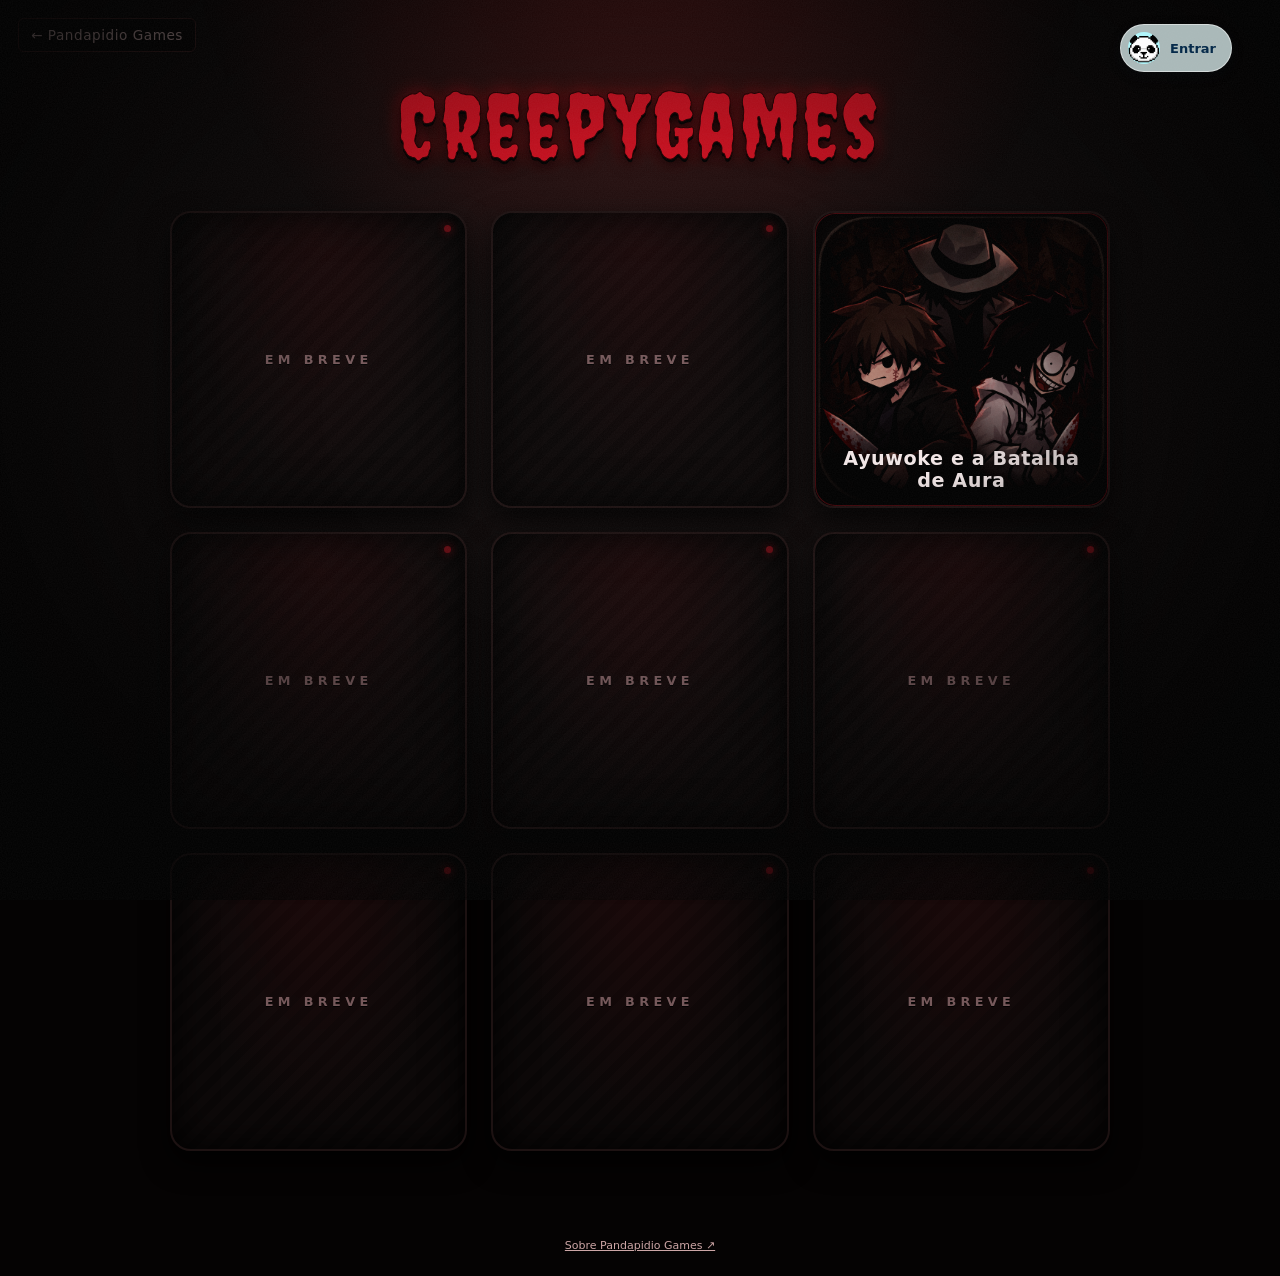
<file: universes/creepygames/index.html>
<!DOCTYPE html>
<html lang="pt-BR">
<head>
<meta charset="utf-8">
<title>CreepyGames | Pandapidio Games</title>
<meta name="viewport" content="width=device-width,initial-scale=1">
<meta name="description" content="CreepyGames: o universo sombrio do Pandapidio Games.">
<link rel="icon" type="image/png" href="../../assets/logo/favicon.png">
<link rel="preconnect" href="https://fonts.googleapis.com"><link rel="preconnect" href="https://fonts.gstatic.com" crossorigin>
<link rel="stylesheet" href="https://fonts.googleapis.com/css2?family=Creepster&display=swap">
<link rel="stylesheet" href="../../css/creepy-title.css">
<link rel="stylesheet" href="css/creepygames.css">
</head>
<body data-root="../../">
<div class="lamp" aria-hidden="true"></div>
<header>
  <a class="back" href="../../index.html" data-transition aria-label="Voltar ao Pandapidio Games">&larr; Pandapidio Games</a>
  <h1 class="creepy" data-text="CreepyGames">CreepyGames</h1>
</header>
<main>
  <div id="grid" class="grid" data-universe="creepygames" data-slots="9">
    <noscript><a class="slot card" href="games/ayuwoke/index.html">Ayuwoke e a Batalha de Aura</a></noscript>
  </div>
</main>
<script src="../../js/data.js"></script>
<script src="../../js/main.js"></script>
<footer style="text-align:center;padding:24px;font:11px system-ui"><a href="../../sobre/index.html" style="color:#cda6a6">Sobre Pandapidio Games ↗</a></footer><script src="../../js/account.js?v=2"></script>
</body>
</html>
</file>
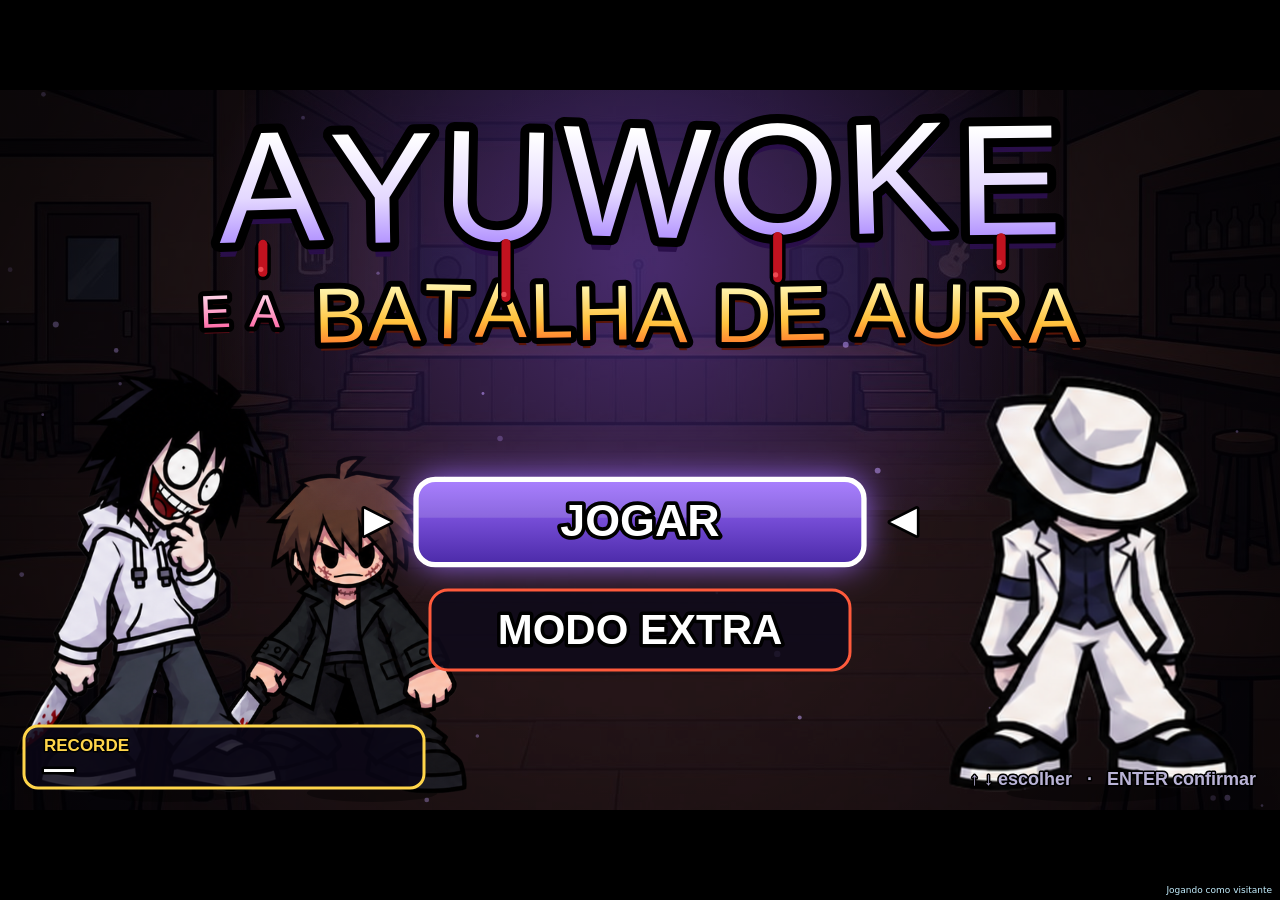
<file: universes/creepygames/games/ayuwoke/index.html>
<!DOCTYPE html>
<html lang="pt-BR">
<head>
<meta charset="utf-8">
<title>Ayuwoke e a Batalha de Aura | Pandapidio Games</title>
<link rel="icon" type="image/png" href="favicon.png">
<meta name="viewport" content="width=device-width,initial-scale=1">
<style>
  html,body{margin:0;height:100%;background:#000;overflow:hidden}
  canvas{display:block;margin:auto;position:absolute;inset:0;width:100%;height:100%;object-fit:contain;background:#000}
</style>
</head>
<body data-pg-game="true">
<canvas id="c" width="1280" height="720"></canvas>
<!-- Abra este arquivo direto no navegador (duplo clique). Código em js/game.js · chart do modo extra em js/chart_extra.js -->
<script type="application/pg-game" src="js/chart_extra.js"></script>
<script type="application/pg-game" src="js/game.js"></script>
<script src="../../../../js/account.js?v=2"></script><script src="../../../../js/game-account-boot.js?v=1"></script>
</body>
</html>
</file>
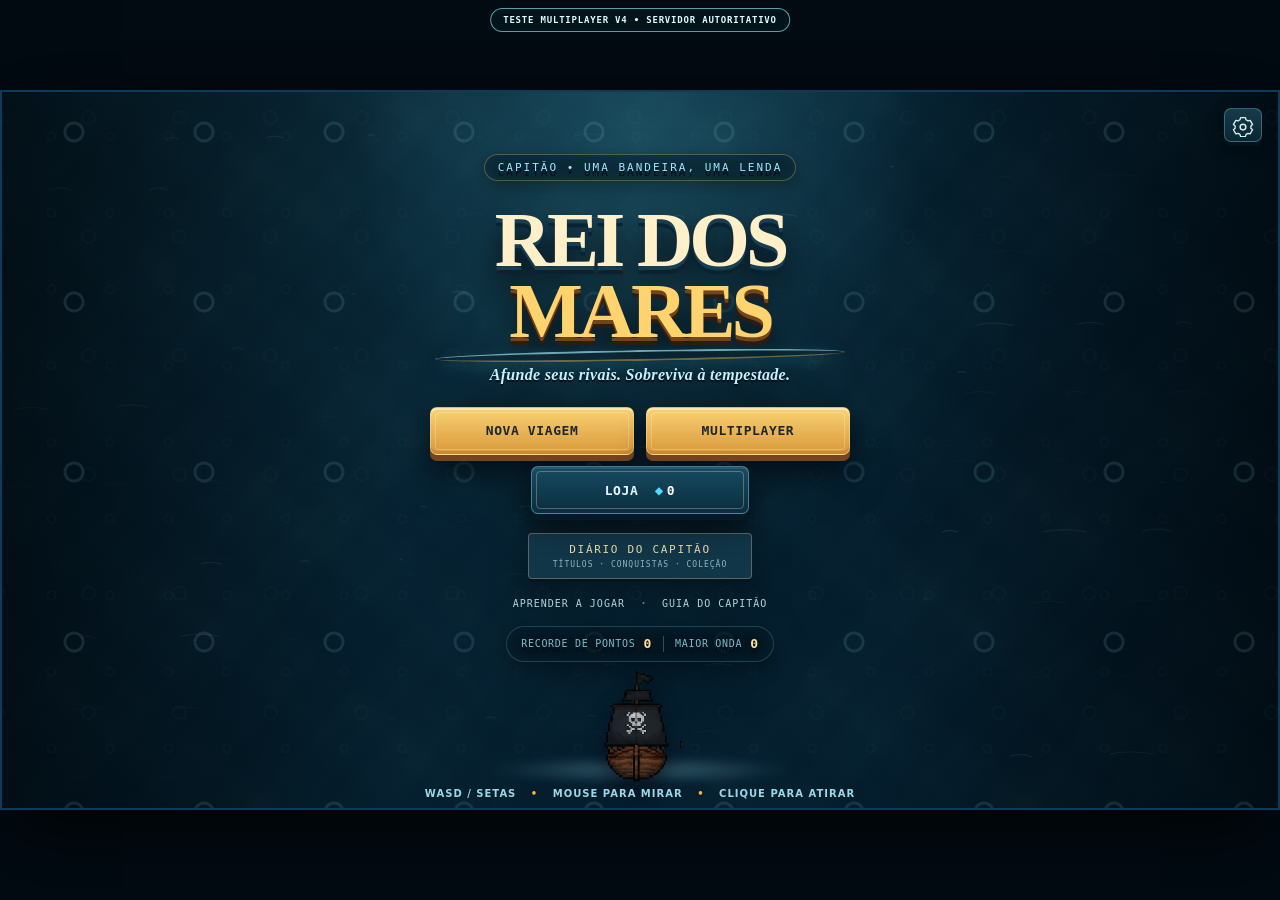
<file: games/rei-dos-mares/v4-test.html>
<!doctype html>
<html lang="pt-BR">
<head>
  <meta charset="utf-8">
  <meta name="viewport" content="width=device-width,initial-scale=1">
  <title>Rei dos Mares — Teste Multiplayer V4</title>
  <link rel="stylesheet" href="style.css?v=4.3.0">
  <link rel="stylesheet" href="voyage.css">
  <link rel="stylesheet" href="chronicle.css?v=4.3.0">
  <link rel="stylesheet" href="harbor.css">
  <link rel="stylesheet" href="builds.css">
</head>
<body><div id="v4-test-banner" style="position:fixed;left:50%;top:8px;transform:translateX(-50%);z-index:9999;padding:6px 12px;border:1px solid rgba(132,235,247,.65);border-radius:999px;background:rgba(3,21,29,.9);color:#dffcff;font:800 9px monospace;letter-spacing:.8px;pointer-events:none">TESTE MULTIPLAYER V4 • SERVIDOR AUTORITATIVO</div>
  <main id="game-shell">
    <canvas id="game" aria-label="Rei dos Mares"></canvas>
    <div id="mobile-controls" class="mobile-controls hidden" aria-label="Controles móveis">
      <div id="mobile-stick" class="mobile-stick" aria-label="Mover navio"><span id="mobile-stick-knob"></span></div>
      <button id="mobile-esc" class="mobile-esc" type="button" aria-label="Pausar ou voltar">ESC</button>
      <div class="mobile-aim-hint">TOQUE E ARRASTE NO MAR PARA MIRAR E ATIRAR</div>
    </div>
    <div id="hud" class="hidden">
      <div class="hud-ribbon">
        <div class="hud-card health-card captain-hud"><img class="hud-portrait" data-captain-portrait src="assets/portraits/pirate.svg" alt="Retrato do capitão"><div class="captain-vitals"><strong id="hud-captain-name">Capitão</strong><div class="captain-health"><div class="bar"><i id="health-fill"></i></div><b id="health-value">100</b></div><small id="hud-captain-title">Capitão</small></div></div>
        <div class="hud-card score"><span><i class="hud-icon coin"></i> PONTOS</span><b id="score">0</b></div>
        <div class="hud-card currency"><span><i class="hud-icon gold"></i> OURO</span><b id="gold">0</b></div>
        <div class="hud-card wave"><span><i class="hud-icon waveicon"></i> ONDA</span><b id="wave">1</b></div>
        <div class="hud-card cooldown"><span><i class="hud-icon cannonicon"></i> RECARGA</span><div class="bar"><i id="cooldown-fill"></i></div></div>
      </div>
      <div id="mp-hud-ribbon" class="mp-hud-ribbon hidden" aria-label="Tripulação cooperativa"></div>
      <div id="upgrade-strip" class="upgrade-strip" aria-label="Melhorias adquiridas"></div>
    </div>

    <section id="menu" class="screen">
      <div class="bubble-layer"></div>
      <button id="settings-open" class="settings-open" aria-label="Configurações" title="Configurações">
        <svg viewBox="0 0 24 24" aria-hidden="true"><path d="M9.4 2.8h5.2l.7 2.4 2.1 1.2 2.4-.6 2.6 4.5-1.8 1.7v2.4l1.8 1.7-2.6 4.5-2.4-.6-2.1 1.2-.7 2.4H9.4l-.7-2.4-2.1-1.2-2.4.6-2.6-4.5 1.8-1.7V12L1.6 10.3l2.6-4.5 2.4.6 2.1-1.2z" fill="none" stroke="currentColor" stroke-width="1.45" stroke-linejoin="round"/><circle cx="12" cy="13.2" r="3.1" fill="none" stroke="currentColor" stroke-width="1.6"/></svg>
      </button>
      <div class="menu-content">
        <div class="eyebrow" id="captain-signature">CAPITÃO • UMA BANDEIRA, UMA LENDA</div>
        <h1>REI DOS<br><span>MARES</span></h1>
        <p class="subtitle">Afunde seus rivais. Sobreviva à tempestade.</p>
        <div class="menu-actions">
          <button id="continue-run-btn" class="continue-run hidden">CONTINUAR VIAGEM <span id="continue-run-detail"></span></button>
          <button id="resume-multiplayer-btn" class="resume-multiplayer hidden">RETOMAR MULTIJOGADOR <span id="resume-multiplayer-detail">30s</span></button>
          <button id="play-btn">NOVA VIAGEM</button>
          <button id="multiplayer-btn" class="multiplayer-menu-btn">MULTIPLAYER</button>
          <button id="shop-btn" class="shop-menu-btn">LOJA <span class="mini-diamond">◆</span><b id="menu-diamonds">0</b></button>
        </div>
        <button id="collection-open" class="logbook-button">DIÁRIO DO CAPITÃO <span>TÍTULOS · CONQUISTAS · COLEÇÃO</span></button>
        <div class="menu-secondary"><button id="tutorial-replay">APRENDER A JOGAR</button><span>·</span><button id="field-guide-open">GUIA DO CAPITÃO</button></div>
        <div class="record"><span>RECORDE DE PONTOS</span> <strong id="menu-highscore">0</strong><i></i><span>MAIOR ONDA</span> <strong id="menu-highwave">0</strong></div>
      </div>
      <div class="menu-ship"><div class="wake"></div><img id="menu-ship-image" class="ship-art" src="assets/tileset.png" alt=""></div>
        <div class="controls">WASD / SETAS <span>•</span> MOUSE PARA MIRAR <span>•</span> CLIQUE PARA ATIRAR</div>

    </section>

    <section id="multiplayer-online-screen" class="screen hidden" aria-label="Multiplayer online">
      <div class="online-card">
        <header class="online-head"><div><div class="eyebrow">TRIPULAÇÃO ONLINE</div><h2>MULTIJOGADOR</h2><p>Crie uma sala ou entre com o código de outro capitão.</p></div><button id="online-close" aria-label="Fechar">×</button></header>
        <div id="online-connect-status" class="online-status">CONECTANDO AO SERVIDOR...</div>
        <div id="online-home" class="online-home">
          <button id="online-create" class="online-primary">CRIAR SALA</button>
          <div class="online-divider"><span>OU</span></div>
          <label class="online-code-label">CÓDIGO DA SALA<input id="online-code" maxlength="6" autocomplete="off" spellcheck="false" inputmode="text" placeholder="7K2P9A"></label>
          <button id="online-join" class="online-secondary">ENTRAR</button>
          <button id="online-local-test" class="online-dev">TESTE COOPERATIVO LOCAL</button>
        </div>
        <div id="online-lobby" class="online-lobby hidden">
          <div class="online-room-head"><div><small>SALA</small><strong id="online-room-code">------</strong></div><button id="online-copy-code">COPIAR CÓDIGO</button></div>
          <div id="online-player-list" class="online-player-list"></div>
          <p id="online-lobby-message" class="online-lobby-message">Aguardando tripulação...</p>
          <button id="online-start" class="online-primary" disabled>COMEÇAR PARTIDA</button>
          <button id="online-leave" class="online-dev">SAIR DA SALA</button>
        </div>
      </div>
    </section>

    <section id="multiplayer-setup-screen" class="screen hidden" aria-label="Configurar multiplayer local">
      <div class="mp-setup-card">
        <header><div><div class="eyebrow">FASE 1 • COOP LOCAL</div><h2>MULTIPLAYER</h2><p>Esta etapa testa toda a lógica cooperativa antes da conexão online por salas.</p></div><button id="mp-setup-close" aria-label="Fechar">×</button></header>
        <div class="mp-count-picker"><span>JOGADORES</span><button data-mp-count="2" class="active">2</button><button data-mp-count="3">3</button></div>
        <div id="mp-player-config" class="mp-player-config"></div>
        <div class="mp-controls-note">
          <b>CONTROLES DE TESTE LOCAL</b>
          <span>P1 • WASD + mouse/clique</span>
          <span>P2 • IJKL mover • Numpad 8456 mirar • Numpad 0 atirar</span>
          <span>P3 • TFGH mover • YUBN mirar • V atirar</span>
          <small>No modo online, cada jogador voltará a usar seus controles normais no próprio computador.</small>
        </div>
        <button id="mp-start-local">INICIAR TESTE COOPERATIVO</button>
      </div>
    </section>

    <section id="mp-shop-screen" class="screen hidden" aria-label="Estaleiro cooperativo">
      <div class="mp-shop-card">
        <header class="mp-shop-head"><div><div class="eyebrow">ESTALEIRO DA TRIPULAÇÃO</div><h2 id="mp-shop-title">ONDA 5 CONCLUÍDA</h2><p id="mp-shop-subtitle">Todos os capitães precisam concluir suas escolhas antes da viagem continuar.</p></div><div id="mp-shop-wave" class="mp-shop-wave">ONDA 5</div></header>
        <nav id="mp-shop-tabs" class="mp-shop-tabs"></nav>
        <div id="mp-shop-content" class="mp-shop-content"></div>
        <footer class="mp-shop-footer"><div id="mp-shop-status"></div><button id="mp-shop-continue" disabled>AGUARDANDO A TRIPULAÇÃO</button></footer>
      </div>
    </section>
    <div id="boss-hp-wrap" class="boss-hp-wrap hidden" aria-live="polite">
      <div class="boss-name" id="boss-name">BOSS</div>
      <div class="boss-hp-track"><i id="boss-hp-fill"></i></div><div id="boss-intent" class="boss-intent"></div>
    </div>

    <section id="boss-reward-screen" class="screen hidden">
      <div class="boss-reward-card">
        <div class="eyebrow">RECOMPENSA DA BATALHA</div>
        <h2 id="boss-reward-title">NOVA SKIN SECRETA</h2>
        <div class="boss-reward-ship"><img id="boss-reward-image" src="assets/secret-marine.png" alt=""></div>
        <p id="boss-reward-text">Você desbloqueou uma nova skin.</p>
        <button id="boss-reward-btn">CONTINUAR</button>
      </div>
    </section>

    <section id="victory-screen" class="screen hidden">
      <div class="victory-card"><svg class="victory-crown" viewBox="0 0 48 34" aria-hidden="true"><path d="M5 9 15 18 24 4 33 18 43 9 38 29H10Z" fill="currentColor"/><path d="M12 33h24" stroke="currentColor" stroke-width="2"/></svg>
        <div class="eyebrow">A LENDA NASCEU</div>
        <h2>VOCÊ É O REI DOS MARES</h2>
        <p id="victory-captain">Sua bandeira governa estes mares.</p><div id="victory-run" class="victory-run"></div>
        <div class="victory-unlock"><img id="victory-reward-image" src="assets/secret-pearl.png" alt=""><div><span>SKIN SECRETA DESBLOQUEADA</span><b>pérola negra</b></div></div>
        <div class="endless-preview"><span>ALÉM DA COROA</span><p>Continue com seu navio e suas melhorias. As próximas marés trazem frotas reforçadas, modificadores e eventos combinados. Um almirante do abismo espera a cada dez ondas.</p><b>A primeira maré traz Fogo cruzado.</b><strong class="endless-next">PRÓXIMO OBJETIVO: ONDA 60 • ALMIRANTE DE FERRO</strong></div><p class="victory-question">Sua vitória já foi registrada. O próximo risco é sua escolha.</p>
        <div class="victory-actions">
          <button id="victory-continue-btn">ENFRENTAR O INFINITO</button>
          <button id="victory-menu-btn" class="secondary">ENCERRAR COMO REI</button>
        </div>
      </div>
    </section>

    <section id="settings-screen" class="screen hidden" aria-label="Configurações">
      <div class="settings-card">
        <header class="settings-head"><div><div class="eyebrow">AJUSTES DO CAPITÃO</div><h2>CONFIGURAÇÕES</h2></div><button id="settings-close" aria-label="Fechar configurações">×</button></header>
        <div class="settings-row"><div><b>EFEITOS SONOROS</b><span>Canhões, fogo, impactos e interface</span></div><label><input id="sfx-volume" type="range" min="0" max="1" step="0.01" value="1"><strong id="sfx-volume-value">100%</strong></label></div>
        <div class="settings-row"><div><b>MÚSICA</b><span>Tema do menu e tema da viagem</span></div><label><input id="music-volume" type="range" min="0" max="1" step="0.01" value="1"><strong id="music-volume-value">100%</strong></label></div>
        <div class="settings-row"><div><b>TREMOR DE TELA</b><span>Intensidade dos impactos e explosões. Não altera a dificuldade.</span></div><label><input id="shake-intensity" type="range" min="0" max="1" step="0.05" value="1"><strong id="shake-intensity-value">100%</strong></label></div>
        <div class="settings-row"><div><b>FLASHES</b><span>Reduz clarões de dano, relâmpagos e impactos de tela.</span></div><label><input id="flash-intensity" type="range" min="0" max="1" step="0.05" value="1"><strong id="flash-intensity-value">100%</strong></label></div>
        <div class="settings-divider"></div>
        <button id="reset-save-btn" class="settings-reset"><span>RESETAR SAVE</span><small>Apaga progresso, recordes, diamantes, skins e diário. Volumes não são apagados.</small></button>
        <p id="game-version" class="settings-version">VERSÃO 4.3.0</p>
        <p class="settings-note">A música da viagem pausa junto com o jogo e volta do mesmo ponto quando você continua.</p>
      </div>
    </section>

    <section id="shop" class="screen hidden" aria-label="Estaleiro — loja de cosméticos">
      <div class="shop-backdrop"></div>
      <div class="shop-panel">
        <header class="shop-head"><div><div class="eyebrow">SEU NOME. SUA BANDEIRA.</div><h2>ESTALEIRO</h2></div><div class="diamond-wallet"><img src="assets/diamond.png" alt="Diamantes"><strong id="shop-diamonds">0</strong></div><button id="shop-close-top" aria-label="Fechar loja" title="Fechar loja • ESC">×</button></header>
        <nav class="shop-tabs" aria-label="Categorias da loja"><button data-shop-tab="ships" class="active">NAVIOS</button><button data-shop-tab="portraits">RETRATOS</button><span>Apenas aparência • Sem vantagens no combate</span></nav>
        <div class="shop-catalog" tabindex="0" aria-label="Catálogo, role para ver mais"><div id="skin-grid" class="skin-grid"></div><div id="portrait-grid" class="portraits-grid hidden"></div></div>
        <footer class="shop-footer"><span id="shop-caption">Equipe sua próxima bandeira.</span><button id="shop-close" class="shop-close">VOLTAR AO MENU <small>ESC</small></button></footer>
      </div>
    </section>

    <section id="upgrade-screen" class="screen hidden">
      <div class="upgrade-backdrop"></div>
      <div class="upgrade-panel">
        <div class="upgrade-topline">
          <div>
            <div class="eyebrow">MELHORIA DA MARÉ</div>
            <h2>ESCOLHA SEU APRIMORAMENTO</h2>
            <p>Uma escolha por pausa. As melhorias permanecem até o fim desta partida.</p>
          </div>
          <div class="upgrade-wallet"><span>OURO</span><strong id="upgrade-gold">0</strong></div>
          <button id="upgrade-close" class="upgrade-close" aria-label="Continuar sem comprar" title="Continuar sem comprar">×</button>
        </div>
        <p id="first-shop-hint" class="first-shop-hint hidden">Escolha primeiro sua classe. Depois, escolha gratuitamente 1 entre 2 melhorias comuns aleatórias dela. Nas próximas lojas, apenas sua classe e melhorias neutras.</p>
        <div id="upgrade-grid" class="upgrade-grid"></div>
        <div class="upgrade-safe-footer"><button id="save-exit-upgrade" class="save-exit-button">SALVAR E SAIR</button><span>Salva esta viagem neste porto seguro e volta ao menu.</span></div>
        <div class="upgrade-wave-note">ONDA <b id="upgrade-wave">5</b> CONCLUÍDA</div>
      </div>
    </section>

    <section id="specialization-screen" class="screen hidden" aria-label="Especialização do infinito">
      <div class="specialization-card">
        <div class="eyebrow">O INFINITO MUDA SUA BUILD</div>
        <h2>ESPECIALIZAÇÃO</h2>
        <p>Escolha uma evolução rara. Ela permanece nesta viagem e não substitui nenhuma melhoria.</p>
        <div id="specialization-grid" class="specialization-grid"></div>
        <small id="specialization-wave">MARCO DO INFINITO</small>
      </div>
    </section>

    <section id="run-exit-screen" class="screen hidden" aria-label="Sair da viagem">
      <div class="run-exit-card">
        <div class="eyebrow">ANTES DE DEIXAR O LEME</div>
        <h2>O QUE FAZER COM ESTA VIAGEM?</h2>
        <p id="run-exit-message">Salvar é possível durante a viagem. No meio de uma onda, o retorno acontece no início dela.</p>
        <button id="run-save-exit">SALVAR E SAIR</button>
        <button id="run-abandon" class="danger">ABANDONAR VIAGEM</button>
        <button id="run-exit-cancel" class="secondary">RETOMAR PARTIDA</button>
      </div>
    </section>

    <section id="pause-screen" class="screen hidden" aria-label="Jogo pausado">
      <div class="pause-card">
        <div class="eyebrow">A JORNADA FOI INTERROMPIDA</div>
        <h2>PAUSADO</h2>
        <p>O mar espera. Escolha quando continuar.</p><details id="build-details"><summary>SUA BUILD <span id="build-heading"></span></summary><p id="build-summary"></p><div id="build-list"></div></details>
        <div class="pause-actions">
          <button id="resume-btn">VOLTAR AO JOGO</button>
          <button id="pause-menu-btn" class="secondary">MENU PRINCIPAL</button>
        </div>
        <button id="pause-guide-open" class="text-button">CONSULTAR GUIA DO CAPITÃO</button>
        <div class="pause-hint">ESC • PAUSAR / DESPAUSAR</div>
      </div>
    </section>

    <section id="gameover" class="screen hidden">
      <div class="gameover-card">
        <div class="eyebrow">O MAR VENCEU</div>
        <h2>FIM DE JOGO</h2>
        <p>Sua pontuação</p>
        <strong id="final-score">0</strong>
        <p id="death-cause" class="death-cause"></p><div class="run-stats"><div class="run-stat"><span>MAIOR ONDA</span><b id="final-wave">0</b></div><div class="run-stat"><span>OURO COLETADO</span><b id="final-gold">0</b></div><div class="run-stat"><span>TEMPO DE VIAGEM</span><b id="final-time">0:00</b></div></div>
        <p class="death-wallet"><span class="diamond-text">◆ +<b id="final-diamonds">0</b> diamantes nesta viagem</span><br>Seus diamantes e skins permanecem. Se encerrar a viagem, o ouro desta partida será perdido.</p>
        <div id="mp-defeat-summary" class="mp-defeat-summary hidden"></div>
        <div id="new-record" class="new-record hidden">★ NOVO RECORDE ★</div>
        <div class="gameover-actions">
          <button id="revive-btn" class="revive-button">REVIVER <span>◆ <b id="revive-cost">0</b></span></button>
          <button id="again-btn">TENTAR DE NOVO</button>
          <button id="menu-btn" class="secondary">MENU PRINCIPAL</button>
        </div>
      </div>
    </section>
    <aside id="tutorial-card" class="tutorial-card hidden" aria-live="polite">
      <div class="tutorial-heading"><span id="tutorial-count"></span><button id="tutorial-skip" title="Pular tutorial">PULAR ×</button></div>
      <h2 id="tutorial-title"></h2><div id="tutorial-body"></div>
      <button id="tutorial-next" class="hidden">ENTENDI • SEGUIR VIAGEM</button>
      <div class="tutorial-track"><i id="tutorial-progress"></i></div>
    </aside>
    <aside id="encounter-notice" class="encounter-notice hidden" aria-live="polite"></aside>
    <div id="sea-event" class="sea-event hidden"></div><div id="endgame-status" class="endgame-status hidden"></div>
    <section id="field-guide" class="screen hidden" aria-label="Guia do capitão">
      <div class="captains-book">
        <div class="book-topbar">
          <div><div class="eyebrow">ATLAS DO CAPITÃO</div><h2>GUIA DO CAPITÃO</h2><p>Um livro de bordo ilustrado. Vire as páginas para navegar pelo conteúdo.</p></div>
          <button id="field-guide-close" aria-label="Fechar guia">×</button>
        </div>
        <div class="book-spread-wrap">
          <div class="book-spread" id="guide-spread">
            <article class="book-page left" id="guide-hit-left" title="Página anterior"><div id="guide-page-left"></div></article>
            <article class="book-page right" id="guide-hit-right" title="Próxima página"><div id="guide-page-right"></div></article>
          </div>
        </div>
        <div class="book-footer"><span id="guide-page-indicator">PÁGINAS 1–2</span><small>← → para virar • clique na página esquerda para voltar • clique na direita para avançar</small><div class="book-mobile-nav"><button id="guide-mobile-prev" type="button">‹ ANTERIOR</button><button id="guide-mobile-next" type="button">PRÓXIMA ›</button></div></div>
      </div>
    </section>
    <aside id="achievement-toast" class="achievement-toast hidden" aria-live="polite"><i>✦</i><div><small>CONQUISTA DESBLOQUEADA</small><b></b><span></span></div></aside>
    <div id="save-status" class="save-status hidden">O navegador bloqueou o salvamento. Seu progresso permanece disponível nesta sessão.</div>
    <section id="collection-screen" class="screen hidden" aria-label="Diário do capitão">
      <div class="captain-log">
        <header class="log-header"><div><span class="log-eyebrow">SUA BANDEIRA DEIXA UMA HISTÓRIA</span><h2>DIÁRIO DO CAPITÃO</h2></div><button id="collection-close" aria-label="Fechar diário">×</button></header>
        <div class="captain-profile"><button id="captain-portrait-open" class="captain-emblem" aria-label="Escolher retrato do capitão" title="Escolher retrato"><img data-captain-portrait src="assets/portraits/pirate.svg" alt="Retrato do capitão"><span>EDITAR</span></button><div><label for="captain-name">NOME DO CAPITÃO</label><input id="captain-name" maxlength="24" autocomplete="off" spellcheck="false" value="Capitão"><span id="captain-title">Capitão</span></div><div class="permanent-wallet"><img src="assets/diamond.png" alt=""><strong id="collection-wallet">0</strong><span>DIAMANTES<br>PERMANENTES</span></div></div>
        <nav class="log-tabs" aria-label="Seções do diário"><button data-log-tab="records" class="active">REGISTROS</button><button data-log-tab="achievements">CONQUISTAS</button><button data-log-tab="titles">TÍTULOS</button><button data-log-tab="portraits">RETRATOS</button><button data-log-tab="collection">COLEÇÃO</button></nav>
        <div id="collection-content"></div>
      </div>
    </section>
  </main>
  <script>
  // Migração única de preferências: versões antigas podiam gravar todos os sliders como 0
  // quando a configuração ainda não existia. Só corrige esse caso específico; escolhas reais são preservadas.
  (()=>{
    try{
      const versionKey='reiDosMaresSettingsSchema';
      if(localStorage.getItem(versionKey)!=='2'){
        const keys=['reiDosMaresMusicVolume','reiDosMaresSfxVolume','reiDosMaresShakeIntensity','reiDosMaresFlashIntensity'];
        const values=keys.map(k=>localStorage.getItem(k));
        const looksLikeOldZeroBug=values.every(v=>v===null||Number(v)===0);
        if(looksLikeOldZeroBug)keys.forEach(k=>localStorage.setItem(k,'1'));
        localStorage.setItem(versionKey,'2');
      }
    }catch(_){}
  })();
  </script>
  <script src="version.js?v=4.3.0"></script>
  <script src="viewport.js"></script>
  <script src="music.js"></script>
  <script src="polish.js?v=4.3.0"></script>
  <script src="seascape.js"></script>
  <script src="identity.js"></script>
  <script src="chronicle.js"></script>
  <script src="encounters.js"></script>
  <script src="admirals.js"></script>
  <script src="voyage.js?v=4.3.0"></script>
  <script src="builds.js"></script>
  <script src="refinement.js"></script>
  <script src="game.js"></script>
  <script src="endgame.js"></script>
  <script src="multiplayer-local-v4.js?v=4.3.0"></script>
  <script src="vendor/socket.io.min.js"></script>
  <script src="online-config-v4-test.js?v=4.3.0"></script>
  <script src="multiplayer-online-v4.js?v=4.3.0"></script>
  <script src="mobile-controls.js?v=4.3.0"></script>
</body>
</html>
</file>
<file: css/creepy-title.css>
/* Título estilizado "CreepyGames" (compartilhado). Fonte Creepster é opcional: há fallback. */
.creepy{position:relative;display:inline-block;font-family:Creepster,Chiller,Impact,"Arial Black",sans-serif;font-weight:400;line-height:1;letter-spacing:.04em;color:#c8101f;
  -webkit-text-stroke:1px #240003;text-shadow:0 3px 0 #000,0 6px 14px #000,0 0 18px rgba(255,20,30,.5);
  transition:transform .25s ease,text-shadow .25s ease,color .25s ease;animation:creepy-flick 7s infinite}
.creepy::before,.creepy::after{content:attr(data-text);position:absolute;left:0;top:0;opacity:0;pointer-events:none;-webkit-text-stroke:0;text-shadow:none}
.creepy::before{color:#ff3a48;clip-path:inset(0 0 58% 0)}
.creepy::after{color:#6b0009;clip-path:inset(55% 0 0 0)}
a:hover .creepy,a:focus-visible .creepy,.creepy:hover{color:#ec1c2c;transform:scale(1.06);text-shadow:0 3px 0 #000,0 8px 18px #000,0 0 30px rgba(255,30,40,.95),0 0 60px rgba(255,0,20,.45)}
a:hover .creepy::before,a:focus-visible .creepy::before,.creepy:hover::before{opacity:.9;animation:creepy-glitch-a .45s steps(2) 2}
a:hover .creepy::after,a:focus-visible .creepy::after,.creepy:hover::after{opacity:.9;animation:creepy-glitch-b .45s steps(2) 2}
@keyframes creepy-glitch-a{0%{transform:translate(-3px,0) skewX(-4deg)}50%{transform:translate(2px,-1px)}100%{transform:translate(0,0)}}
@keyframes creepy-glitch-b{0%{transform:translate(3px,1px) skewX(4deg)}50%{transform:translate(-2px,0)}100%{transform:translate(0,0)}}
@keyframes creepy-flick{0%,91%,94%,100%{opacity:1}92%{opacity:.82}93%{opacity:1}}
@media (prefers-reduced-motion:reduce){.creepy{animation:none!important}.creepy::before,.creepy::after{animation:none!important;opacity:0!important}}
</file>
<file: css/main.css>
:root{--cy:#19c8e6;--bl:#0b4fb3;--ink:#062a4a}
*{box-sizing:border-box}
html{-webkit-text-size-adjust:100%}
body{margin:0;min-height:100vh;overflow-x:hidden;position:relative;color:#fff;font-family:system-ui,-apple-system,"Segoe UI",Roboto,Arial,sans-serif;
  background:radial-gradient(120% 80% at 50% 0,#6ff3ff 0,var(--cy) 38%,#0aa0d4 70%,#0a62c0 100%) fixed;transition:opacity .38s ease,transform .38s ease}
body.leaving{opacity:0;transform:scale(1.03)}
body::before{content:"";position:fixed;inset:0;pointer-events:none;background-image:linear-gradient(rgba(255,255,255,.14) 1px,transparent 1px),linear-gradient(90deg,rgba(255,255,255,.14) 1px,transparent 1px);
  background-size:48px 48px;-webkit-mask-image:radial-gradient(ellipse at 50% 35%,#000,transparent 75%);mask-image:radial-gradient(ellipse at 50% 35%,#000,transparent 75%);animation:drift 40s linear infinite}
body::after{content:"";position:fixed;inset:0;pointer-events:none;background:radial-gradient(ellipse at 50% 120%,rgba(6,42,74,.55),transparent 60%)}
@keyframes drift{to{background-position:48px 48px}}
.px{position:fixed;width:var(--s);height:var(--s);left:var(--x);top:var(--y);background:rgba(255,255,255,.35);border:2px solid rgba(11,79,179,.45);pointer-events:none;animation:float 9s ease-in-out var(--d) infinite alternate}
@keyframes float{to{transform:translateY(-26px) rotate(12deg)}}
main{position:relative;z-index:1;min-height:100vh;display:flex;flex-direction:column;align-items:center;justify-content:center;gap:clamp(20px,5vh,48px);padding:clamp(20px,4vw,48px) 16px}
.logo{--w:min(560px,86vw);width:var(--w);height:auto;display:block;margin:calc(var(--w)*-.14) 0 calc(var(--w)*-.2);filter:drop-shadow(0 8px 0 rgba(6,42,74,.3)) drop-shadow(0 0 24px rgba(255,255,255,.35))}
.label{margin:0 0 14px;text-align:center;font-size:.8rem;font-weight:700;letter-spacing:.32em;text-transform:uppercase;color:#fff;text-shadow:0 1px 3px rgba(6,42,74,.6)}
#universes{display:flex;flex-direction:column;align-items:center;gap:20px;justify-content:center}
.universe{position:relative;display:inline-flex;align-items:center;justify-content:center;width:min(560px,88vw);min-height:108px;padding:clamp(14px,2.4vw,22px) clamp(28px,6vw,64px);border-radius:16px;text-align:center;text-decoration:none;overflow:hidden;
  background:radial-gradient(ellipse at 50% 0,#2a0508,#0a0304 70%);border:2px solid #000;box-shadow:0 0 0 4px var(--bl),0 0 0 6px rgba(255,255,255,.55),0 14px 30px rgba(6,42,74,.55),inset 0 0 30px rgba(200,16,31,.25);
  transition:transform .25s ease,box-shadow .25s ease}
.universe:hover,.universe:focus-visible{transform:translateY(-4px);outline:none;box-shadow:0 0 0 4px var(--bl),0 0 0 6px #fff,0 18px 36px rgba(6,42,74,.6),inset 0 0 40px rgba(220,20,35,.45)}
.universe .creepy{font-size:clamp(2.6rem,9vw,5rem)}
footer{position:relative;z-index:1;text-align:center;padding:0 16px 20px;font-size:.78rem;color:var(--ink);opacity:.7}
.rise{opacity:0;animation:rise .7s ease forwards;animation-delay:var(--dl,0s)}
@keyframes rise{from{opacity:0;transform:translateY(16px)}to{opacity:1;transform:none}}
@media (prefers-reduced-motion:reduce){*,*::before,*::after{animation:none!important;transition:none!important}.rise{opacity:1}}
/* Rei dos Mares aparece como um universo do portal, mas leva direto ao jogo. */
.universe.sea-universe{background:radial-gradient(ellipse at 50% -20%,rgba(69,220,238,.34),transparent 48%),linear-gradient(180deg,#0d5365 0%,#083748 48%,#051f2d 100%);border-color:#082c38;box-shadow:0 0 0 4px #0b6f89,0 0 0 6px rgba(214,251,255,.72),0 14px 30px rgba(6,42,74,.55),inset 0 -24px 34px rgba(0,10,20,.3),inset 0 0 34px rgba(80,225,238,.16)}
.universe.sea-universe::before{content:"";position:absolute;left:-8%;right:-8%;bottom:12px;height:18px;background:radial-gradient(ellipse at 12px 0,transparent 9px,rgba(141,240,246,.33) 10px,rgba(141,240,246,.33) 11px,transparent 12px) 0 0/36px 18px repeat-x;opacity:.8;transition:transform .35s ease,opacity .35s ease}
.universe.sea-universe::after{content:"";position:absolute;inset:0;background:linear-gradient(105deg,transparent 20%,rgba(255,255,255,.08) 42%,transparent 62%);transform:translateX(-120%);transition:transform .5s ease;pointer-events:none}
.universe.sea-universe:hover,.universe.sea-universe:focus-visible{box-shadow:0 0 0 4px #10a3bf,0 0 0 6px #e6fdff,0 18px 38px rgba(6,42,74,.64),inset 0 -24px 34px rgba(0,10,20,.24),inset 0 0 44px rgba(92,235,245,.28)}
.universe.sea-universe:hover::before,.universe.sea-universe:focus-visible::before{transform:translateX(18px);opacity:1}
.universe.sea-universe:hover::after,.universe.sea-universe:focus-visible::after{transform:translateX(120%)}
.sea-title{position:relative;z-index:1;display:inline-block;font-family:Georgia,"Times New Roman",serif;font-size:clamp(2.6rem,9vw,5rem);font-weight:800;line-height:.95;letter-spacing:.05em;text-transform:uppercase;color:#dffcff;-webkit-text-stroke:1px #063747;text-shadow:0 3px 0 #052936,0 7px 16px rgba(0,8,16,.72),0 0 22px rgba(78,225,238,.5);transition:transform .25s ease,text-shadow .25s ease,color .25s ease}
a:hover .sea-title,a:focus-visible .sea-title{transform:scale(1.045);color:#fff;text-shadow:0 3px 0 #052936,0 8px 18px rgba(0,8,16,.72),0 0 34px rgba(104,241,248,.9)}

.portal-footer{display:flex;align-items:center;justify-content:center;gap:20px;opacity:1;font-size:11px}.portal-footer a{color:#fff;font-size:12px;font-weight:600;text-shadow:0 1px 3px rgba(6,42,74,.35);text-decoration:none;border-bottom:1px solid transparent}.portal-footer a:hover,.portal-footer a:focus-visible{border-color:currentColor}.portal-footer span{opacity:.6}@media(max-width:420px){.portal-footer{gap:14px;font-size:10px}}

/* Um prédio à parte, com janelas que acordam e olhos na escuridão. */
.universe.haunted-universe{min-height:125px;background:radial-gradient(ellipse at 20% 90%,#69634230,transparent 60%),linear-gradient(110deg,#171c20,#080b0f 65%,#232721);border-color:#393b38;box-shadow:0 0 0 4px #494d49,0 0 0 6px #b4b4a9,0 14px 30px #062a4a88,inset 0 0 30px #0009}
.haunted-title{z-index:2;position:relative;font:bold clamp(2rem,7.6vw,3.6rem)/1.05 Georgia,serif;letter-spacing:-.04em;color:#c1c4c1;text-shadow:2px 4px 0 #080a0c,0 0 22px #000;transition:color .35s,text-shadow .35s,transform .35s}
.haunted-title::first-letter{color:#d3b85f}
.haunted-scene{position:absolute;right:5%;bottom:-22px;width:100px;height:170px;transform:rotate(7deg);display:grid;grid-template-columns:repeat(3,1fr);gap:14px 12px;padding:18px 14px;background:#0a0d10;border:1px solid #494b42;box-shadow:-12px 0 0 #101518;opacity:.65;transition:transform .6s,opacity .5s}
.haunted-scene i{background:#33392f;box-shadow:inset 0 0 0 2px #080b0f;transition:background .4s,box-shadow .4s}
.haunted-scene i:nth-child(4n){background:#8d7b40}
.haunted-universe::after{content:"";position:absolute;inset:-40%;pointer-events:none;background:linear-gradient(115deg,transparent 35%,#b9bca018 48%,transparent 62%);transform:translateX(-40%);transition:transform .8s}
.haunted-eyes{position:absolute;left:7%;top:30%;width:5px;height:3px;background:#d4c072;box-shadow:11px 0 #d4c072,0 0 10px #efcd69;opacity:0;transition:opacity .6s}
.universe.haunted-universe:hover,.universe.haunted-universe:focus-visible{box-shadow:0 0 0 4px #76673e,0 0 0 6px #dfcc83,0 18px 36px #062a4a99,inset 0 0 45px #b2983c18}
.haunted-universe:is(:hover,:focus-visible) .haunted-title{color:#dfc771;text-shadow:2px 4px 0 #080a0c,0 0 20px #c5a54455;transform:translateX(-3px)}
.haunted-universe:is(:hover,:focus-visible) .haunted-scene{transform:rotate(3deg) translateY(-4px);opacity:1}
.haunted-universe:is(:hover,:focus-visible) .haunted-scene i:nth-child(2n){background:#ceb85b;box-shadow:0 0 12px #d3bd5155}
.haunted-universe:is(:hover,:focus-visible) .haunted-eyes{opacity:.8}
.haunted-universe:is(:hover,:focus-visible)::after{transform:translateX(40%)}
</file>
<file: css/admin.css>
[hidden]{display:none!important}.admin-nav{position:relative;z-index:2;padding:30px clamp(20px,6vw,80px);display:flex;align-items:center;gap:30px;color:#063c64}.admin-nav a{color:inherit;text-decoration:none;font-size:13px;font-weight:700}.admin-nav span{font-size:10px;font-weight:800;letter-spacing:.18em}.admin-main{display:block;min-height:0;max-width:1160px;margin:auto;padding:36px 24px 60px;color:#062a4a}.admin-heading{display:flex;align-items:center;justify-content:space-between;gap:24px;margin-bottom:30px}.admin-heading img{object-fit:contain;filter:drop-shadow(0 6px 0 #063c6422)}.admin-kicker{font-size:10px;letter-spacing:.16em;font-weight:800;color:#08687c}.admin-heading h1{font-size:clamp(35px,5vw,58px);line-height:1.08;letter-spacing:-.055em;margin:14px 0}.admin-heading p{color:#18536b;font-size:14px}.admin-card{border-radius:22px;background:#f0fcff;border:1px solid #ffffffaa;padding:26px;box-shadow:0 10px 30px #063c641c}.admin-card h2{font-size:21px;letter-spacing:-.025em;margin:0 0 16px}.admin-card p{font-size:14px;line-height:1.7}.admin-main button,.admin-confirm button{font:700 12px system-ui;border:1px solid #b4d7e0;border-radius:10px;padding:11px 15px;color:#063c64;background:#fff;cursor:pointer}.admin-main button:focus-visible,.admin-confirm button:focus-visible,.admin-nav a:focus-visible{outline:3px solid #0b4fb3;outline-offset:3px}.admin-main button:disabled,.admin-confirm button:disabled{opacity:.5;cursor:default}.admin-toolbar{display:flex;justify-content:space-between;gap:12px;margin-bottom:18px}.admin-tabs{display:flex;gap:8px}.admin-tabs button[aria-pressed=true]{background:#063c64;border-color:#063c64;color:#fff}.admin-grid{display:grid;grid-template-columns:minmax(260px,.85fr) minmax(0,1.15fr);gap:18px;align-items:start}.list-heading{display:flex;justify-content:space-between;align-items:center;gap:15px}.list-heading h2{margin:0}.list-heading span{font-size:12px;color:#426b7c}.admin-list-panel{padding:22px}#feedback-list{display:flex;flex-direction:column;gap:9px}.admin-main .feedback-row{text-align:left;display:block;width:100%;padding:15px;border-radius:12px;background:#fff}.feedback-row strong{display:block;font-size:14px;overflow-wrap:anywhere;line-height:1.4}.feedback-row span{display:block;font-size:11px;color:#426b7c;margin-top:8px;font-weight:400}.admin-main .feedback-row[aria-pressed=true]{background:#dff6fc;border-color:#0586a3;box-shadow:inset 3px 0 #0586a3}.admin-pagination{display:flex;align-items:center;justify-content:space-between;gap:8px;margin-top:20px}.admin-pagination span{font-size:11px}.admin-main .admin-pagination button{padding:9px;font-size:11px}.admin-detail{min-height:260px}#detail-subject{font-size:25px;overflow-wrap:anywhere;line-height:1.3;margin-top:16px}#detail-message{white-space:pre-wrap;overflow-wrap:anywhere;color:#315d70;margin:24px 0 30px}.admin-main .admin-danger,.admin-confirm .admin-danger{border-color:#e9bec3;color:#a6243c;background:#fff4f5}#admin-status{min-height:22px;font-size:13px;color:#063c64}.admin-confirm{width:min(460px,calc(100% - 32px));border:1px solid #fff;border-radius:22px;background:#f0fcff;padding:28px;color:#062a4a;box-shadow:0 25px 80px #062a4a55}.admin-confirm::backdrop{background:#062a4a99;backdrop-filter:blur(5px)}.admin-confirm h2{font-size:22px;margin:0 0 18px}.admin-confirm p{font-size:14px;line-height:1.6;overflow-wrap:anywhere}.admin-confirm div{display:flex;flex-wrap:wrap;justify-content:flex-end;gap:12px;margin-top:24px}@media(max-width:700px){.admin-grid{grid-template-columns:1fr}.admin-heading img{width:62px;height:62px}.admin-main{padding:25px 18px 40px}.admin-nav{padding:25px 20px}.admin-nav span{display:none}.admin-detail{min-height:180px}.admin-toolbar button{padding:10px}.admin-card{padding:22px}}
.admin-sections{display:flex;gap:10px;margin-bottom:26px}.admin-sections button[aria-pressed=true]{background:#063c64;border-color:#063c64;color:white}#users-section .admin-toolbar h2{margin:0;font-size:24px}#users-section .admin-toolbar p{font-size:12px;margin-bottom:0}.user-row{display:flex;align-items:center;gap:18px;border-top:1px solid #cbe4ed;padding:20px 0}.user-row img{object-fit:contain;background:#dbf5fc;border-radius:14px;padding:5px;flex-shrink:0}.user-info{flex:1;min-width:0;display:flex;flex-direction:column;gap:6px}.user-info strong{font-size:16px;overflow-wrap:anywhere}.user-info span{font-size:11px;color:#426b7c}.user-info .user-badge{font-weight:700;color:#063c64}.user-actions{display:flex;flex-wrap:wrap;justify-content:flex-end;gap:8px}.user-actions button{font-size:11px}@media(max-width:700px){.user-row{flex-wrap:wrap;gap:13px}.user-actions{width:100%;justify-content:flex-start}.user-info{min-width:calc(100% - 80px)}}
</file>
<file: css/about.css>
.about-nav{position:relative;z-index:2;padding:32px clamp(24px,6vw,80px)}.about-nav a{font-size:13px;font-weight:700;text-decoration:none;color:#063c64}.about-main{display:block;min-height:0;max-width:1080px;margin:auto;padding:48px 28px 70px;color:#062a4a}.about-heading{position:relative;padding:10px 0 64px;min-height:275px}.about-kicker{font-size:10px;letter-spacing:.22em;font-weight:800;color:#07597a}.about-heading h1{font-size:clamp(44px,7vw,76px);line-height:1.02;letter-spacing:-.06em;margin:22px 0}.about-heading p{font-size:16px;line-height:1.6;color:#084a68}.about-logo{position:absolute;right:0;top:-68px;width:340px;max-width:100%;height:auto;filter:drop-shadow(0 12px 0 #073d5c22);pointer-events:none}.about-stories{display:grid;grid-template-columns:1fr 1fr;gap:18px}.story{border:1px solid #ffffff8c;border-radius:24px;background:#eafcffdf;box-shadow:0 8px 26px #06477912;padding:32px}.story-number{display:block;font-size:10px;letter-spacing:.18em;color:#0a809b;font-weight:800}.story h2{font-size:22px;line-height:1.25;letter-spacing:-.03em;margin:18px 0}.story p{font-size:14px;line-height:1.85;margin:0;color:#365d70}.story-person{grid-column:1/-1;background:#082d47;color:#eefcff;border-color:#28738b}.story-person .story-number{color:#6bdded}.story-person p{color:#c5dfea;font-size:14px}.story-person .reference{color:#73dbea;font-size:12px;margin-top:20px;font-style:italic}.story:last-child{grid-column:1/-1}.about-social{padding:65px 0}.about-social h2{font-size:30px;letter-spacing:-.04em;margin:13px 0 25px}.social-links{display:grid;grid-template-columns:repeat(3,1fr);gap:14px}.social-links a{display:flex;flex-direction:column;gap:10px;padding:23px 20px;text-decoration:none;color:#062a4a;border:1px solid #ffffff91;background:#e5faff9c;border-radius:18px;transition:transform .2s,background .2s}.social-links a:hover{background:#efffff;transform:translateY(-3px)}.social-links small{font-size:9px;letter-spacing:.12em;font-weight:800;color:#076982}.social-links strong{font-size:15px}.social-links span{font-size:11px;color:#32617a;overflow-wrap:anywhere}.feedback-panel{display:grid;grid-template-columns:.85fr 1.15fr;gap:50px;background:#edfcff;border:1px solid #ffffffa8;padding:40px;border-radius:28px;box-shadow:0 14px 50px #062a4a24}.feedback-intro h2{font-size:38px;line-height:1.1;letter-spacing:-.045em;margin:20px 0}.feedback-intro p{font-size:13px;line-height:1.8;color:#365d70}.private-note{font-size:10px;color:#426b7c}.feedback-panel label{display:block;font-size:12px;font-weight:700;margin:0 0 8px}.feedback-panel input,.feedback-panel textarea{width:100%;border:1px solid #c4dfe7;border-radius:12px;font:14px/1.6 system-ui;color:#062a4a;background:#fff;padding:13px 15px;margin-bottom:20px;resize:vertical}.feedback-panel input:focus,.feedback-panel textarea:focus{outline:3px solid #19c8e640;border-color:#0891ad}.feedback-bottom{display:flex;align-items:center;justify-content:space-between;gap:12px}.feedback-bottom span{font-size:10px;color:#638292}.feedback-bottom button{border:0;background:#063c64;color:#fff;padding:13px 22px;border-radius:12px;font:700 13px system-ui;cursor:pointer}.feedback-bottom button:disabled{opacity:.5;cursor:wait}#feedback-status{font-size:12px;color:#426b7c;min-height:18px}.about-footer{opacity:1;display:flex;gap:20px;justify-content:space-between;max-width:1080px;margin:auto;padding:0 28px 32px;color:#d4f4ff;font-size:11px}.about-footer a{color:#d4f4ff;text-decoration:none}@media(max-width:760px){.about-logo{width:220px;right:0;top:-20px;opacity:.7}.about-heading{padding-right:140px}.about-heading h1{font-size:48px}.about-heading p{font-size:13px}.about-stories,.social-links,.feedback-panel{grid-template-columns:1fr}.story-person,.story:last-child{grid-column:auto}.feedback-panel{gap:24px;padding:28px}.feedback-intro h2{font-size:30px}.feedback-intro h2 br{display:none}.feedback-intro h2 br:after{content:' '}.about-social{padding:40px 0}.about-footer{flex-direction:column;gap:12px}.story{padding:26px}}@media(max-width:460px){.about-nav{padding:25px 20px}.about-main{padding:35px 18px 50px}.about-heading{padding:5px 0 38px}.about-heading h1{font-size:43px;max-width:240px}.about-heading p{max-width:235px}.about-logo{width:170px;right:0;top:0;opacity:.32}.feedback-panel{padding:24px}.feedback-bottom button{padding:13px 15px}.social-links strong{font-size:15px}}
/* O fundo acompanha esta página longa, inclusive nas capturas e no celular. */
body{background-attachment:scroll;background-size:100% 100%}body::before,body::after{position:absolute}.about-heading{overflow:visible}
</file>
<file: games/predio-esquisito/style.css>
:root{--paper:#d8c39d;--ink:#211b16;--amber:#d7a858;--red:#7b1a1f;--cream:#e7dfcf;--unease:0}
*{box-sizing:border-box}html,body{margin:0;width:100%;height:100%;overflow:hidden;background:#000;color:#ece4d7;font-family:"Courier New",monospace}button{font:inherit}
#gameShell{position:relative;width:100vw;height:100vh;overflow:hidden;background:#020202;cursor:none}
#game{position:absolute;inset:0;width:100%;height:100%;display:block;background:#050505}
.hidden{display:none!important}.visible{display:flex}
#analogFx{position:absolute;inset:0;pointer-events:none;z-index:20}.scanlines,.grain,.vignette,.tracking{position:absolute;inset:0;pointer-events:none}
.scanlines{opacity:.34;background:repeating-linear-gradient(to bottom,rgba(255,255,255,.02) 0 1px,rgba(0,0,0,.025) 2px 4px);mix-blend-mode:screen}
.grain{opacity:.075;background-image:url("data:image/svg+xml,%3Csvg viewBox='0 0 180 180' xmlns='http://www.w3.org/2000/svg'%3E%3Cfilter id='n'%3E%3CfeTurbulence type='fractalNoise' baseFrequency='.95' numOctaves='4' stitchTiles='stitch'/%3E%3C/filter%3E%3Crect width='100%25' height='100%25' filter='url(%23n)' opacity='.9'/%3E%3C/svg%3E");animation:noise .17s steps(2) infinite}
.vignette{box-shadow:inset 0 0 17vmax rgba(0,0,0,.78);background:radial-gradient(ellipse at center,transparent 52%,rgba(0,0,0,.08) 68%,rgba(0,0,0,.44) 100%)}
.tracking{height:5%;top:-10%;background:rgba(255,255,255,.025);filter:blur(5px);animation:track 11s linear infinite}
@keyframes noise{0%{transform:translate(0,0)}25%{transform:translate(-1.2%,.6%)}50%{transform:translate(.7%,-1.1%)}75%{transform:translate(1.2%,1%)}100%{transform:translate(-.6%,-.7%)}}
@keyframes track{0%{top:-12%}82%,100%{top:112%}}
.screen{position:absolute;inset:0;z-index:50;display:flex;align-items:center;justify-content:center;flex-direction:column;background:#050505;cursor:default}
#titleScreen{background:radial-gradient(circle at 50% 34%,#262111 0,#0a0906 48%,#020202 100%);text-align:center;letter-spacing:.08em}
#titleScreen:before{content:"";position:absolute;inset:0;background:linear-gradient(104deg,transparent 0 46%,rgba(223,186,111,.04) 50%,transparent 54%);animation:titlePulse 5.8s ease-in-out infinite}
@keyframes titlePulse{0%,85%,100%{opacity:.15}88%{opacity:.7}91%{opacity:.08}}
.buildMark{position:absolute;top:3.2vh;left:3vw;color:#777064;font-size:10px;letter-spacing:.18em}.titleWrap{position:relative;z-index:2}.tiny{font-size:10px;color:#776f61;letter-spacing:.24em;margin-bottom:18px}h1{margin:0;font-family:Georgia,serif;font-size:clamp(44px,7.8vw,110px);line-height:.82;font-weight:500;transform:scaleX(.94);text-shadow:0 10px 35px #000}h1 em{color:#d2a55f;font-weight:500}#titleScreen p{font-size:11px;letter-spacing:.28em;text-transform:uppercase;color:#8a8171;margin:30px 0}
button{border:1px solid #847452;background:#15120d;color:#eadfca;padding:12px 30px;letter-spacing:.16em;cursor:pointer;transition:.15s}button:hover{background:#d1b47d;color:#17130d;box-shadow:0 0 28px rgba(217,184,119,.18)}.footerHint{position:absolute;bottom:4vh;color:#645e53;font-size:9px;letter-spacing:.18em;text-transform:uppercase}
.paperScreen{background:radial-gradient(circle,#292419 0,#090806 72%);padding:clamp(14px,3.5vh,34px)}.letter{position:relative;flex:0 1 auto;width:min(640px,calc(100vw - 36px));max-height:calc(100vh - 36px);overflow:auto;padding:clamp(28px,5vh,48px) clamp(28px,5vw,58px) clamp(26px,4vh,40px);margin:auto;background:linear-gradient(100deg,#d0bd95,#e0cfac 48%,#c7ae83);color:var(--ink);box-shadow:0 35px 100px #000,inset 0 0 90px rgba(73,43,17,.2);transform:rotate(-.35deg);transform-origin:center center;font-family:Georgia,serif;font-size:clamp(14px,1.85vh,19px);line-height:1.48;scrollbar-width:none}.letter::-webkit-scrollbar{display:none}.letter:after{content:"";position:absolute;inset:0;pointer-events:none;opacity:.14;background:repeating-linear-gradient(0deg,transparent 0 3px,#5d4528 4px 4px)}.letterDate{text-align:right;font-size:12px;opacity:.48}.sign{margin-top:24px;font-style:italic}.letter button{position:relative;z-index:3;background:#2b241b;color:#eadab9;border:0;margin-top:10px}.letter button:hover{background:#17120e}
.transparent{background:rgba(0,0,0,.48);backdrop-filter:blur(2px)}
#crosshair{position:absolute;z-index:25;left:50%;top:50%;width:14px;height:14px;transform:translate(-50%,-50%);opacity:.55;pointer-events:none}#crosshair i,#crosshair b{position:absolute;background:#e4dfd6}#crosshair i{width:1px;height:12px;left:6px;top:1px}#crosshair b{height:1px;width:12px;left:1px;top:6px}
#camLabel{position:absolute;z-index:26;right:20px;top:18px;font-size:9px;letter-spacing:.16em;color:rgba(235,230,220,.58);text-shadow:0 1px 3px #000}.hud{position:absolute;z-index:26;left:22px;top:18px;padding:8px 10px;border-left:2px solid #a48653;background:rgba(0,0,0,.48);font-size:10px;letter-spacing:.1em;text-transform:uppercase;max-width:46vw}.interact{position:absolute;z-index:30;left:50%;bottom:12vh;transform:translateX(-50%);padding:7px 11px;background:rgba(0,0,0,.72);border:1px solid #6b6358;font-size:11px;letter-spacing:.09em}.interact kbd{font-family:inherit;color:#d9b875;border:1px solid #81745d;padding:2px 5px;margin-right:8px;background:#181510}.controlsHint{position:absolute;z-index:24;left:50%;bottom:18px;transform:translateX(-50%);font-size:9px;color:rgba(224,217,204,.48);letter-spacing:.09em;white-space:nowrap;text-shadow:0 1px 2px #000}
.dialogue{position:absolute;z-index:60;left:50%;bottom:5vh;transform:translateX(-50%);width:min(920px,88vw);display:flex;border:2px solid #b9af9e;background:rgba(5,5,5,.95);box-shadow:0 15px 55px rgba(0,0,0,.68);cursor:pointer}.speaker{width:150px;padding:20px 18px;border-right:1px solid #4c4942;display:flex;align-items:center;color:#d4b06d;font-size:12px;letter-spacing:.12em;text-transform:uppercase}.dialogueBody{position:relative;flex:1;min-height:88px;padding:19px 28px;font-size:clamp(13px,1.7vw,19px);line-height:1.5}.nextMarker{position:absolute;right:16px;bottom:9px;font-size:10px;color:#968975;animation:blink .7s steps(1) infinite}@keyframes blink{50%{opacity:0}}
.itemHud{position:absolute;z-index:27;right:20px;bottom:18px;display:flex;align-items:center;gap:9px;color:rgba(225,218,207,.62);font-size:9px;letter-spacing:.1em}.itemHud img{height:43px;image-rendering:pixelated;filter:drop-shadow(0 3px 3px #000)}
.hand{position:absolute;z-index:23;right:-7vw;bottom:-13vh;height:min(67vh,720px);image-rendering:pixelated;filter:drop-shadow(-7px 11px 8px rgba(0,0,0,.6));pointer-events:none;transform-origin:78% 91%;will-change:transform}.pickupCard{display:flex;gap:24px;align-items:center;padding:27px 33px;background:rgba(5,5,5,.95);border:1px solid #756b59;box-shadow:0 18px 60px #000}.pickupCard img{height:130px;image-rendering:pixelated}.pickupCard div{display:flex;flex-direction:column}.pickupCard small{color:#8f8779;font-size:10px;letter-spacing:.18em}.pickupCard strong{font-size:23px;margin:7px 0;letter-spacing:.07em}.pickupCard span{font-size:10px;color:#aa9f8e}
.breakerMini{background:rgba(0,0,0,.82);backdrop-filter:blur(3px)}.breakerFrame{position:relative;width:min(790px,94vw);aspect-ratio:1.2/1;background:#0b0b0b;border:1px solid #554f45;box-shadow:0 25px 90px #000;overflow:hidden}.breakerBackdrop{position:absolute;left:50%;top:52%;transform:translate(-50%,-50%);height:89%;image-rendering:pixelated;filter:brightness(.82) contrast(1.08)}#wireCanvas{position:absolute;inset:0;width:100%;height:100%;cursor:crosshair}.miniTitle{position:absolute;top:14px;left:18px;display:flex;gap:14px;align-items:baseline}.miniTitle strong{font-size:12px;letter-spacing:.12em}.miniTitle span{font-size:9px;color:#9f978a}#breakerExit{position:absolute;right:10px;top:9px;border:0;background:transparent;color:#bbb1a1;font-size:28px;padding:4px 10px}
#endScreen{background:#020202}.endStatic{position:absolute;inset:0;opacity:.19;background-image:url("data:image/svg+xml,%3Csvg viewBox='0 0 100 100' xmlns='http://www.w3.org/2000/svg'%3E%3Cfilter id='n'%3E%3CfeTurbulence baseFrequency='.8' numOctaves='5'/%3E%3C/filter%3E%3Crect width='100%25' height='100%25' filter='url(%23n)'/%3E%3C/svg%3E");animation:noise .12s steps(2) infinite}.endContent{position:relative;z-index:2;text-align:center}.endContent small{font-size:10px;letter-spacing:.18em;color:#8d877e}.bigFloor{font-family:Georgia,serif;font-size:clamp(100px,22vw,300px);line-height:.8;color:#c7bfae;text-shadow:0 0 40px rgba(255,255,255,.12)}.endContent p{font-family:Georgia,serif;font-style:italic;font-size:30px;margin:18px 0}.endContent span{display:block;font-size:9px;color:#746e64;letter-spacing:.2em;margin-bottom:25px}
.fade{position:absolute;inset:0;z-index:80;background:#000;opacity:0;pointer-events:none;transition:opacity .42s ease}.fade.on{opacity:1}
@media(max-width:760px){.controlsHint{display:none}.speaker{width:112px}.dialogue{width:94vw}.hand{height:58vh}.letter{padding:40px 30px}}

/* v0.2.3 pause/settings */
.pauseScreen{z-index:95;background:rgba(2,2,2,.84);backdrop-filter:blur(6px);cursor:default}
.pausePanel{width:min(460px,90vw);padding:38px 38px 30px;border:1px solid #6d6250;background:linear-gradient(180deg,rgba(25,22,17,.98),rgba(8,8,7,.98));box-shadow:0 30px 100px #000,inset 0 0 60px rgba(178,135,73,.05)}
.pausePanel small{display:block;color:#81796d;letter-spacing:.22em;font-size:9px;margin-bottom:8px}.pausePanel h2{font:500 44px Georgia,serif;margin:0 0 30px;color:#ded4c2;letter-spacing:.06em}
.volumeRow{display:flex;justify-content:space-between;align-items:center;font-size:10px;letter-spacing:.15em;color:#b9ad99;margin-bottom:10px}.volumeRow strong{color:#d2af71;font-weight:400}
#volumeSlider{width:100%;accent-color:#b18b50;margin:0 0 30px;cursor:pointer}.pauseButtons{display:flex;flex-direction:column;gap:10px}.pauseButtons button{width:100%}.pauseHint{text-align:center;color:#6d675d;font-size:9px;letter-spacing:.12em;margin-top:20px}
.hand{right:-3vw;bottom:-8vh;height:min(72vh,780px);max-width:76vw;object-fit:contain;object-position:right bottom}

/* v0.2.6 reliable 2D billboards + simplified screwdriver attack */
#spriteOverlay{position:absolute;inset:0;z-index:12;pointer-events:none;overflow:hidden}
.worldSprite{position:absolute;display:block;transform:translateX(-50%);transform-origin:50% 100%;image-rendering:pixelated;pointer-events:none;will-change:left,top,width,height,filter,opacity;filter:drop-shadow(0 8px 7px rgba(0,0,0,.52));}
.worldSprite.npcSprite{filter:brightness(var(--sprite-brightness,1)) contrast(1.04) saturate(.92) drop-shadow(0 9px 7px rgba(0,0,0,.62));}
.worldSprite.breakerSprite{filter:brightness(var(--sprite-brightness,1)) contrast(1.10) drop-shadow(0 4px 3px rgba(0,0,0,.72));}

.hand{transition:none}
.hand.attackThrust{animation:screwThrust .27s cubic-bezier(.22,.75,.24,1) both}
@keyframes screwThrust{
  0%{transform:translate3d(0,0,0) rotate(0deg) scale(1)}
  28%{transform:translate3d(-2.4vw,-1.2vh,0) rotate(-3deg) scale(1.035)}
  58%{transform:translate3d(-9.2vw,-5.2vh,0) rotate(-8deg) scale(1.12)}
  76%{transform:translate3d(-7.4vw,-4.0vh,0) rotate(-6deg) scale(1.08)}
  100%{transform:translate3d(0,0,0) rotate(0deg) scale(1)}
}
.hand{right:-2vw;bottom:-4vh;width:min(58vw,900px);height:min(74vh,800px)!important;max-width:none;object-fit:contain;object-position:right bottom}


/* v0.2.7 forbidden room / death feedback */
:root{--dread:0}
#analogFx{filter:contrast(calc(1 + var(--dread)*.32)) saturate(calc(1 - var(--dread)*.48))}
#analogFx .grain{opacity:calc(.075 + var(--dread)*.24)}
#analogFx .tracking{opacity:calc(.22 + var(--dread)*.78);animation-duration:calc(11s - var(--dread)*8.5s)}
.deathFlash{position:absolute;inset:0;z-index:120;pointer-events:none;display:flex;align-items:center;justify-content:center;background:#020202;overflow:hidden}
.deathFlash span{position:relative;z-index:2;font:700 clamp(28px,6vw,82px) Georgia,serif;letter-spacing:.14em;color:#d8d2c5;text-shadow:0 0 16px #fff,0 0 40px #5f0000;opacity:.90}
.deathNoise{position:absolute;inset:-8%;background-image:url("data:image/svg+xml,%3Csvg viewBox='0 0 120 120' xmlns='http://www.w3.org/2000/svg'%3E%3Cfilter id='n'%3E%3CfeTurbulence baseFrequency='.95' numOctaves='5'/%3E%3C/filter%3E%3Crect width='100%25' height='100%25' filter='url(%23n)'/%3E%3C/svg%3E");filter:contrast(2.3);opacity:.36;mix-blend-mode:screen}
.deathFlash.hit{animation:deathBg .82s steps(2) both}.deathFlash.hit .deathNoise{animation:deathNoise .055s steps(2) infinite}.deathFlash.hit span{animation:deathText .16s steps(2) infinite}
@keyframes deathBg{0%{background:#e4e0d7;transform:translate(0)}10%{background:#240000;transform:translate(-12px,7px)}23%{background:#000;transform:translate(10px,-8px)}40%{background:#170000;transform:translate(-5px,4px)}100%{background:#000;transform:translate(0)}}
@keyframes deathNoise{0%{transform:translate(-3%,-2%) scale(1.05)}50%{transform:translate(3%,1%) scale(1.11)}100%{transform:translate(-1%,3%) scale(1.07)}}
@keyframes deathText{0%{transform:translate(-5px,2px) scale(1.01)}50%{transform:translate(7px,-3px) scale(.985)}100%{transform:translate(-2px,4px) scale(1.02)}}

/* v0.3.0 — segundo andar, perseguição e jumpscare */
.caption{position:absolute;z-index:72;left:50%;bottom:17vh;transform:translateX(-50%);width:min(850px,86vw);padding:13px 18px;background:rgba(0,0,0,.82);border-left:3px solid #8c643a;box-shadow:0 12px 45px rgba(0,0,0,.55);font-size:clamp(12px,1.5vw,17px);line-height:1.45;letter-spacing:.025em;text-shadow:0 1px 3px #000;pointer-events:none}.caption strong{display:block;color:#c89d65;font-size:9px;letter-spacing:.18em;margin-bottom:5px}.fatherJumpscare{position:absolute;z-index:3;left:50%;top:50%;width:min(118vw,1450px);height:min(118vh,1450px);object-fit:contain;image-rendering:pixelated;transform:translate(-50%,-50%) scale(1.02);filter:brightness(.62) contrast(1.32) saturate(.72) drop-shadow(0 0 50px #000)}
.deathFlash.fatherHit{background:#000}.deathFlash.fatherHit .fatherJumpscare{animation:fatherLunge .58s cubic-bezier(.1,.82,.16,1) both}.deathFlash.fatherHit .deathNoise{opacity:.48;animation:deathNoise .045s steps(2) infinite}.deathFlash.fatherHit #deathText{display:none}
@keyframes fatherLunge{0%{transform:translate(-50%,-50%) scale(.72) rotate(-1deg);filter:brightness(.2) contrast(1.7) saturate(.3)}24%{transform:translate(-52%,-49%) scale(1.08) rotate(1.4deg)}48%{transform:translate(-48%,-52%) scale(1.2) rotate(-1.2deg);filter:brightness(.78) contrast(1.45) saturate(.55)}100%{transform:translate(-50%,-50%) scale(1.38) rotate(.4deg);filter:brightness(.42) contrast(1.65) saturate(.35)}}
#gameShell.chase #analogFx .grain{opacity:.17}#gameShell.chase .vignette{box-shadow:inset 0 0 20vmax rgba(0,0,0,.86),inset 0 0 5vmax rgba(70,0,0,.12)}
.worldSprite.monsterSprite{filter:brightness(var(--sprite-brightness,.78)) contrast(1.18) saturate(.72) drop-shadow(0 13px 11px rgba(0,0,0,.84));}.worldSprite.tvSprite{filter:brightness(var(--sprite-brightness,1)) contrast(1.18) saturate(.82) drop-shadow(0 0 16px rgba(176,194,180,.16));}.worldSprite.ghostSprite{filter:brightness(var(--sprite-brightness,.24)) contrast(1.18) saturate(.25) drop-shadow(0 0 14px rgba(0,0,0,.92));opacity:.72}.worldSprite.girlSprite{filter:brightness(var(--sprite-brightness,.78)) contrast(1.06) saturate(.80) drop-shadow(0 9px 8px rgba(0,0,0,.72));}

.worldSprite.cigaretteSprite{filter:brightness(var(--sprite-brightness,.9)) contrast(1.04) drop-shadow(0 2px 3px rgba(0,0,0,.45));opacity:.84}

/* v0.4.0 — inventory, save menu, unease and stronger father scare */
.titleButtons{display:flex;flex-direction:column;gap:10px;align-items:center}.titleButtons button{min-width:220px}.titleButtons button.hidden{display:none!important}
.inventoryScreen{position:absolute;inset:0;z-index:94;display:flex;align-items:center;justify-content:center;background:rgba(0,0,0,.70);backdrop-filter:blur(4px);cursor:default}.inventoryPanel{width:min(560px,90vw);min-height:310px;padding:30px 34px;border:1px solid #665c4c;background:linear-gradient(180deg,rgba(24,21,17,.98),rgba(7,7,6,.98));box-shadow:0 28px 90px #000,inset 0 0 60px rgba(170,130,70,.04)}.inventoryPanel>small{display:block;color:#81796d;letter-spacing:.18em;font-size:9px}.inventoryPanel h2{font:500 38px Georgia,serif;margin:8px 0 24px;color:#ddd2bf;letter-spacing:.06em}.inventorySlots{display:grid;grid-template-columns:repeat(4,minmax(82px,1fr));gap:10px}.inventorySlot{height:112px;border:1px solid #4f493f;background:#0c0b09;display:flex;flex-direction:column;align-items:center;justify-content:center;gap:7px;color:#b9ad99;font-size:9px;letter-spacing:.07em;text-align:center}.inventorySlot img{width:48px;height:48px;object-fit:contain;image-rendering:pixelated;filter:drop-shadow(0 3px 4px #000)}.inventoryEmpty{grid-column:1/-1;padding:38px 0;text-align:center;color:#716b60;font-size:10px;letter-spacing:.16em}.inventoryHint{margin:22px 0 0;color:#6f675c;font-size:9px;letter-spacing:.08em}
#analogFx{filter:contrast(calc(1 + var(--dread)*.32 + var(--unease)*.16)) saturate(calc(1 - var(--dread)*.48 - var(--unease)*.14))}
#analogFx .grain{opacity:calc(.075 + var(--dread)*.24 + var(--unease)*.14)}
#analogFx .tracking{opacity:calc(.22 + var(--dread)*.78 + var(--unease)*.28)}
#gameShell.uneasy .vignette{box-shadow:inset 0 0 19vmax rgba(0,0,0,.84),inset 0 0 4vmax rgba(58,0,0,.06)}
.deathFlash.fatherHit{animation:fatherFlash .86s steps(2) both}.deathFlash.fatherHit:after{content:"";position:absolute;inset:-8%;z-index:4;background:radial-gradient(circle at center,rgba(255,255,255,.34),rgba(100,0,0,.28) 36%,rgba(0,0,0,0) 70%);mix-blend-mode:screen;animation:fatherStrobe .09s steps(2) infinite;pointer-events:none}.deathFlash.fatherHit .fatherJumpscare{animation:fatherLungeV2 .82s cubic-bezier(.04,.8,.12,1) both}.deathFlash.fatherHit .deathNoise{opacity:.62;animation:deathNoise .032s steps(2) infinite}
@keyframes fatherFlash{0%{background:#eee}7%{background:#270000}14%{background:#000}27%{background:#661010}31%{background:#fff}36%{background:#050000}100%{background:#000}}
@keyframes fatherStrobe{0%{opacity:.15;transform:translate(-1%,1%) scale(1.03)}50%{opacity:.65;transform:translate(2%,-2%) scale(1.08)}100%{opacity:.1;transform:translate(-2%,2%) scale(1.02)}}
@keyframes fatherLungeV2{0%{transform:translate(-50%,-50%) scale(.42) rotate(-4deg);filter:brightness(.08) contrast(2) saturate(.1)}15%{transform:translate(-54%,-47%) scale(.94) rotate(3deg)}28%{transform:translate(-47%,-54%) scale(1.28) rotate(-2deg);filter:brightness(1.12) contrast(1.65) saturate(.4)}45%{transform:translate(-53%,-48%) scale(1.44) rotate(2.4deg)}62%{transform:translate(-48%,-53%) scale(1.60) rotate(-2.2deg);filter:brightness(.42) contrast(2) saturate(.22)}100%{transform:translate(-50%,-50%) scale(1.72) rotate(.5deg);filter:brightness(.26) contrast(2.2) saturate(.12)}}

/* v0.4.1 — terceiro andar, stealth e lockpick */
.noiseHud{position:absolute;z-index:27;right:20px;top:18px;padding:8px 10px;background:rgba(0,0,0,.48);border-left:2px solid #a48653;min-width:180px}.noiseHud span{display:block;font-size:9px;letter-spacing:.16em;color:#b9ad99;margin-bottom:7px}.noiseHud b{display:block;height:12px;background:#15120d;border:1px solid #635946;overflow:hidden}.noiseHud i{display:block;height:100%;width:0%;background:linear-gradient(90deg,#4f8c5d,#c4a34b,#8e201f)}
.lockpickScreen{z-index:96;background:rgba(0,0,0,.84);backdrop-filter:blur(6px)}.lockpickPanel{width:min(560px,92vw);padding:34px;border:1px solid #716550;background:linear-gradient(180deg,rgba(26,22,17,.98),rgba(8,8,7,.98));box-shadow:0 28px 90px #000;text-align:center}.lockpickPanel small{display:block;color:#857b6b;letter-spacing:.22em;font-size:9px}.lockpickPanel h2{font:500 34px Georgia,serif;margin:10px 0 8px;color:#dfd4c1}.lockpickPanel p{font-size:12px;color:#a69a87;line-height:1.5;margin:0 0 18px}.lockBar{position:relative;height:20px;background:#0c0b09;border:1px solid #615645;margin:22px 0 12px}.lockSweet{position:absolute;top:0;bottom:0;left:52%;width:15%;background:rgba(213,169,84,.42);border-left:1px solid rgba(255,230,180,.25);border-right:1px solid rgba(255,230,180,.25)}.lockCursor{position:absolute;top:-4px;width:8px;height:28px;background:#efe1bd;box-shadow:0 0 14px rgba(255,230,180,.2)}.lockpickStatus{font-size:11px;color:#bdb09c;letter-spacing:.12em;margin-bottom:16px}
.oldladyJumpscare{position:absolute;z-index:3;left:50%;top:50%;width:min(120vw,1500px);height:min(120vh,1500px);object-fit:contain;image-rendering:pixelated;transform:translate(-50%,-50%) scale(1.0);filter:brightness(.62) contrast(1.42) saturate(.6) drop-shadow(0 0 50px #000)}
.deathFlash.oldladyHit{background:#000;animation:fatherFlash .90s steps(2) both}.deathFlash.oldladyHit .oldladyJumpscare{animation:oldladyLunge .84s cubic-bezier(.04,.8,.12,1) both}.deathFlash.oldladyHit .deathNoise{opacity:.65;animation:deathNoise .03s steps(2) infinite}.deathFlash.oldladyHit #deathText{display:none}
@keyframes oldladyLunge{0%{transform:translate(-50%,-50%) scale(.36) rotate(-4deg);filter:brightness(.06) contrast(2) saturate(.1)}18%{transform:translate(-53%,-48%) scale(.95) rotate(3deg)}34%{transform:translate(-47%,-53%) scale(1.26) rotate(-2deg);filter:brightness(1.0) contrast(1.75) saturate(.35)}58%{transform:translate(-53%,-49%) scale(1.55) rotate(2deg)}100%{transform:translate(-50%,-50%) scale(1.82) rotate(.5deg);filter:brightness(.24) contrast(2.2) saturate(.12)}}
.worldSprite.oldladySprite{filter:brightness(var(--sprite-brightness,.82)) contrast(1.06) saturate(.78) drop-shadow(0 10px 10px rgba(0,0,0,.78));}.worldSprite.catSprite{filter:brightness(var(--sprite-brightness,.9)) contrast(1.05) saturate(.9) drop-shadow(0 5px 5px rgba(0,0,0,.55));}.worldSprite.kittenSprite{filter:brightness(var(--sprite-brightness,.95)) contrast(1.05) saturate(1.02) drop-shadow(0 5px 5px rgba(0,0,0,.45));}.worldSprite.vaultSprite{filter:brightness(var(--sprite-brightness,.78)) contrast(1.16) drop-shadow(0 8px 10px rgba(0,0,0,.82));}
#gameShell.stealth .vignette{box-shadow:inset 0 0 20vmax rgba(0,0,0,.88),inset 0 0 6vmax rgba(70,40,0,.07)}
/* 0.5 — tactile lock, compact HUD and readable nighttime interiors */
.lockpickScreen{background:linear-gradient(0deg,rgba(5,5,4,.72),transparent 85%);backdrop-filter:none;align-items:flex-end;padding-bottom:4vh}
.lockpickPanel{position:relative;width:min(440px,94vw);padding:22px 26px 15px;background:linear-gradient(145deg,rgba(31,28,24,.98),rgba(11,12,11,.98));border-color:#635947;box-shadow:0 18px 65px #000b}
.lockpickPanel h2{font-size:23px;letter-spacing:.07em;margin-top:12px}.lockpickPanel p{font-size:11px;margin-bottom:9px}.lockpickPanel .lockHelp{font-size:9px;line-height:1.8;margin:15px 0 0;color:#aaa18e}
#lockExit{position:absolute;right:9px;top:5px;background:none;border:0;font-size:25px;padding:2px 8px;color:#a8997a}
.lockMechanism{height:175px;position:relative;--angle:0deg;--pressure:0;touch-action:none;user-select:none}
.escutcheon{position:absolute;left:50%;top:9px;width:95px;height:125px;transform:translateX(-50%);border:5px solid #776544;border-radius:47% 47% 18% 18%;background:repeating-linear-gradient(8deg,#534c3e 0px,#534c3e 2px,#5e5441 3px,#5e5441 5px);box-shadow:inset 0 0 18px #17130e,0 3px 10px #000}
.keyhole{position:absolute;left:31px;top:33px;width:24px;height:40px;background:#050605;border-radius:45%;box-shadow:0 0 0 3px #b09a65}
.cylinder{position:absolute;left:19px;top:22px;width:48px;height:61px;border:2px solid #887650;border-radius:50%;transform:rotate(calc(var(--pressure)*18deg))}
.pickShaft{position:absolute;left:calc(50% - 3px);top:59px;width:6px;height:91px;transform-origin:50% 0;transform:rotate(var(--angle));background:linear-gradient(90deg,#3b4547,#c2c5bb,#4a5354);box-shadow:3px 3px 6px #000}
.pickHandle{position:absolute;top:63px;left:-10px;width:26px;height:52px;border-radius:6px 6px 9px 9px;background:repeating-linear-gradient(90deg,#603220 0,#603220 5px,#8b5032 6px,#8b5032 8px);border:2px solid #211d17}
#lockPins{position:absolute;top:24px;left:13px;display:flex;gap:7px}#lockPins i{width:8px;height:28px;background:#4f5049;border:1px solid #827c63;transition:transform .1s}#lockPins i.fixed{background:#b2a169;transform:translateY(-8px)}#lockPins i.active{transform:translateY(calc(var(--pressure)*-8px));background:#8f8874}
.lockMechanism.resistance .pickHandle{animation:pickTremble .10s steps(2) infinite}.lockMechanism.resistance .keyhole{box-shadow:0 0 0 3px #c2b487}.lockMechanism.ready .cylinder{border-color:#dfcf95}
@keyframes pickTremble{50%{margin-left:1px;margin-top:1px}}
#lockpickAction{font-size:10px;width:100%;padding:12px 4px}.lockpickStatus{min-height:27px;line-height:1.6;font-size:10px;margin:7px 0}
.noiseHud{bottom:100px;left:28px;opacity:.87;pointer-events:none}.noiseHud b{width:100px}.noiseHud.loud i{background:#b76948}
@media(max-height:640px){.lockpickScreen{padding-bottom:12px}.lockpickPanel{padding:12px 20px}.lockpickPanel h2{font-size:18px}.lockMechanism{height:155px}}

.lockpickScreen{align-items:center;justify-content:flex-end}.lockpickPanel{margin:0 auto}.lockMechanism{cursor:ew-resize}.lockpickPanel button{cursor:pointer}

/* Reactions remain readable over the tutorial lock interface. */
#gameShell:has(.lockpickScreen:not(.hidden)) .caption{z-index:98;top:9vh;bottom:auto;width:min(530px,86vw);background:rgba(8,7,5,.96)}
@media(max-height:700px){.lockpickPanel{padding:18px 26px}.lockpickPanel h2{font-size:27px}.lockpickPanel p{margin-bottom:10px}}
/* Restaurant UI: compact comanda, legible station controls. */
#kitchenHud{position:absolute;right:24px;top:24px;width:min(350px,38vw);padding:17px 20px;background:rgba(30,26,21,.92);border:1px solid #b09863;border-top:4px solid #b09863;color:#e9dec6;z-index:24;font:14px Georgia;box-shadow:0 6px 28px #0008;pointer-events:none}#kitchenHud small{display:block;letter-spacing:2px;color:#c0a77a;font:10px monospace}#kitchenHud strong{display:block;margin:9px 0;font-size:20px}#kitchenHud>span{float:right;font:22px monospace}#kitchenHud label{font:10px monospace;display:block;margin:14px 0}#kitchenHud meter{width:100%;height:8px;display:block;margin-top:6px}#kitchenHud p{font:11px/1.6 monospace;border-top:1px solid #796c4a;padding-top:10px;margin-bottom:0}#kitchenHud em{display:block;font:12px/1.6 Georgia;margin-top:10px;color:#dac799}.urgent4{color:#e89073;animation:urgent4 1s infinite}@keyframes urgent4{50%{opacity:.65}}
#kitchenPanel{z-index:70;background:#090e10b8;display:flex;align-items:center;justify-content:center}.kcard{color:#e5dcc9;background:linear-gradient(120deg,#24312e,#15231f);border:1px solid #b09863;width:min(760px,90vw);max-height:86vh;overflow:auto;padding:30px;box-shadow:0 25px 80px #000b}.khead{display:flex;align-items:center;justify-content:space-between;gap:10px}.khead small{letter-spacing:3px;color:#b9a37d}.kcard h2{font:36px Georgia;margin:20px 0 12px}.khelp{line-height:1.6;color:#cdc4ad}.kbody{display:flex;flex-wrap:wrap;gap:10px}.kcard button{background:#33473e;border:1px solid #7f927a;color:#f0e6cd;padding:14px 18px;font:13px monospace;cursor:pointer}.kcard button:hover{background:#516250}.kcard button:disabled{opacity:.4;cursor:default}.kstatus{min-height:35px;color:#e1bd71;line-height:1.6}.kcard select{color:#f3e5c9;background:#21382d;padding:12px;border:1px solid #a99d79}.recipe4{width:100%;padding:10px 16px;border-left:3px solid #a19267;background:#ffffff05;font:15px/1.7 Georgia}.recipe4 p{margin-bottom:4px}.cuttrack{position:relative;width:100%;height:38px;background:#112019;border:1px solid #829376;margin:20px 0}.cuttrack i{position:absolute;left:38%;width:26%;height:100%;background:#b99752}.cuttrack b{position:absolute;top:-5px;width:4px;height:48px;background:#fff;transform:translateX(-2px)}#cookMeter4{width:100%;padding:15px;background:#131d18;font:16px/1.6 monospace}
#bruteAttack{position:absolute;inset:0;background:#000;z-index:105;overflow:hidden;animation:bruteZoom4 .35s ease-out forwards}#bruteAttack img{position:absolute;width:auto;max-width:none;height:115vh;left:50%;top:-5vh;transform:translateX(-50%);image-rendering:pixelated}@keyframes bruteZoom4{from{transform:scale(.65)}to{transform:scale(1.12)}}
@media(max-width:700px){#kitchenHud{right:8px;top:8px;width:220px;padding:10px;max-width:45vw}#kitchenHud strong{font-size:14px}#kitchenHud p{font-size:9px}.kcard{padding:16px}.kcard h2{font-size:26px}.kcard button{padding:12px;font-size:12px}}#kitchenPanel.hidden,#kitchenHud.hidden,#bruteAttack.hidden{display:none!important}
/* Bellevue v0.8 • classic service cards, linen paper and directed scenes. */
.restaurantPolish .dialogue{border:1px solid #a88b57;border-top:3px solid #b59b67;background:linear-gradient(110deg,#19231fee,#0d1715f5);box-shadow:0 16px 55px #0009;bottom:8vh}.restaurantPolish .speaker{font-family:Georgia;letter-spacing:2px;color:#decb9e;border-right:1px solid #7e7555}.restaurantPolish .dialogueBody{color:#e5e0cd}.restaurantPolish .caption{background:#101713e8;border-left:2px solid #ae8e55;bottom:15vh}.restaurantPolish #kitchenHud{background:linear-gradient(125deg,#302b22f2,#171d17ed);border:1px solid #8f805b;border-top:3px solid #a8966e;box-shadow:0 8px 32px #0007;width:310px;font-size:13px}.restaurantPolish #kitchenHud strong{font-family:Georgia;font-weight:normal;letter-spacing:.3px}.restaurantPolish #kitchenHud p:empty{display:none}.restaurantPolish #kitchenHud meter{accent-color:#ba9666}.restaurantPolish .kcard{width:min(850px,93vw);border:1px solid #7f8f78;border-top:4px solid #a68e5c;background:linear-gradient(115deg,#28352f,#12251e);padding:24px 30px;box-shadow:0 20px 90px #000c}.restaurantPolish .khead small{font:10px monospace;letter-spacing:2px}.restaurantPolish .khead button{font-size:10px;padding:9px 12px}.restaurantPolish .kcard h2{font-size:32px;margin:15px 0 8px}.restaurantPolish .khelp{font:14px/1.55 Georgia;color:#cbbfa4;margin:8px 0 15px}.restaurantPolish .kbody{gap:8px;align-items:stretch}.restaurantPolish .kbody>button{flex:1 0 160px;text-align:center;min-height:47px;border-color:#74816b;background:linear-gradient(130deg,#3b5041,#2a3e31);transition:background .15s,transform .12s;font:12px monospace}.restaurantPolish .kbody>button:hover{background:#52634b;transform:translateY(-1px)}.restaurantPolish .kbody>button:active{transform:translateY(1px)}.restaurantPolish .kbody>button.activeTemperature4P,.restaurantPolish .kbody>button.selectedComponent4P{border-color:#e1c68f;background:#617050;color:#fff2c5;box-shadow:inset 0 0 0 1px #cebf85}.ingredientIcon4P{display:block;height:43px;width:auto;max-width:100px;margin:0 auto 7px}.workVisual4P{width:100%;height:auto;max-height:225px;object-fit:contain;border:1px solid #667462;border-radius:3px;margin-bottom:8px;background:#1c271f}.restaurantPolish #cookMeter4{padding:9px 12px;background:#13271d;font:12px/1.7 monospace;border-left:2px solid #a8966e}.restaurantPolish .kstatus{margin:12px 0 0;padding:10px 12px;border-top:1px solid #74816b55;min-height:25px;color:#e9cf96;font:13px/1.5 Georgia}.restaurantPolish .cuttrack{margin:5px 0 12px;height:27px}.restaurantPolish .cuttrack b{height:37px}.recipeBook4P .kcard{background:repeating-linear-gradient(0deg,#c9b998 0px,#c9b998 3px,#c8b797 4px);color:#3b372a;border:6px double #6c563d;box-shadow:0 30px 70px #000b}.recipeBook4P .kcard h2{color:#453722}.recipeBook4P .khelp{color:#564c37}.recipeBook4P .khead small{color:#6b5b41}.recipeBook4P .khead button{background:#6a6650;color:#fff2d0}.recipeTabs4P{display:flex;width:100%;flex-wrap:wrap;gap:5px;margin-bottom:6px}.recipeTabs4P button{font:11px monospace!important;padding:9px 10px!important;background:#a59a7c!important;color:#372f21!important;border-color:#776e50!important}.recipeTabs4P button.active{background:#6b7052!important;color:#f5ecd1!important}.recipeBook4P .recipe4{border-left:3px solid #7e6a46;background:#ffffff12;min-height:120px;font:17px/1.9 Georgia;color:#3b372a}.recipeBook4P .recipe4[hidden]{display:none}.recipeBook4P .kstatus{border-color:#7d6b4c55;color:#5d543d}
#restaurantFilm4P{position:absolute;inset:0;z-index:48;pointer-events:none;transition:opacity .3s}.filmTop4P,.filmBottom4P{position:absolute;left:0;right:0;background:#050a08;height:7.5vh;color:#ad9a70;display:flex;align-items:center;justify-content:space-between;padding:0 30px;font:10px monospace;letter-spacing:3px}.filmTop4P{top:0}.filmTop4P small{font:12px Georgia;letter-spacing:4px}.filmBottom4P{bottom:0;justify-content:flex-end}.filmBottom4P span{font-size:9px;letter-spacing:1px}#heldPlate4P{position:absolute;right:5vw;bottom:-5vh;width:min(620px,57vw);height:auto;z-index:26;pointer-events:none;filter:drop-shadow(0 12px 15px #0005)}#restaurantFilm4P.hidden,#heldPlate4P.hidden{display:none!important}
.restaurantPolish #bruteAttack{position:absolute;inset:0;width:100%;height:100%;background:radial-gradient(ellipse at center,#15171000 0%,#050706b8 85%);transform:none;animation:none;z-index:105}.restaurantPolish #bruteAttack img{height:119vh;top:-7vh;left:50%;width:auto;max-width:none;transform:translateX(-50%) scale(var(--lunge,1));transform-origin:50% 42%;transition:transform .55s cubic-bezier(.2,.7,.1,1);filter:contrast(1.07) drop-shadow(0 0 35px #000);}
@media(max-height:760px){.restaurantPolish .kcard{max-height:89vh;padding:15px 24px}.restaurantPolish .kcard h2{font-size:25px;margin:9px 0}.workVisual4P{max-height:150px}.restaurantPolish .khelp{font-size:12px;margin:7px 0}.ingredientIcon4P{height:32px}.restaurantPolish .kbody>button{min-height:35px;padding:10px}.restaurantPolish .kstatus{padding:7px;margin-top:7px}}
@media(max-width:650px){.restaurantPolish #kitchenHud{width:210px;max-width:45vw;padding:11px}.restaurantPolish .kcard{padding:16px}.restaurantPolish .kbody>button{flex-basis:120px}.filmTop4P,.filmBottom4P{padding:0 14px;letter-spacing:1px}.filmTop4P small{font-size:10px}.restaurantPolish .speaker{width:100px}.restaurantPolish .dialogueBody{padding:15px;font-size:14px}#heldPlate4P{width:72vw;right:0}}
/* v0.9: explicit bounds fix the stretched noise HUD from v0.8. */
#noiseHud{top:auto;right:auto;bottom:90px;left:24px;width:156px;height:auto;min-width:0;padding:8px 10px;box-sizing:border-box;background:rgba(12,12,9,.64)}#noiseHud b{width:134px;height:9px}#noiseHud span{margin-bottom:5px}
.restaurantPolish #kitchenHud{top:15px;left:50%;right:auto;transform:translateX(-50%);width:min(640px,72vw);padding:0;background:none;border:none;box-shadow:none;font:12px monospace}.shift9{display:flex;align-items:center;justify-content:center;gap:18px;padding:9px 15px;background:#141c18e8;border:1px solid #a3936b}.shift9 b{font-size:14px;color:#e9d9b4}.shift9 small{font-size:10px;color:#b4b8aa}.tickets9{display:flex;justify-content:center;gap:8px;margin-top:8px}.ticket9{background:#e4d6b7ed;color:#332f25;padding:8px 10px;border-bottom:3px solid #a88b50;min-width:130px;max-width:320px}.ticket9>b{font:16px Georgia}.ticket9>div{display:flex;gap:4px;margin-top:4px}.ticket9 span{display:flex;align-items:center;flex-direction:column}.ticket9 img{width:40px;height:25px;object-fit:contain}.ticket9 small{font-size:8px}.ticket9 meter{display:block;width:100%;height:6px;margin-top:7px}
#prep9{position:absolute;z-index:25;left:50%;transform:translateX(-50%);bottom:62px;width:min(550px,70vw);background:#142019dd;border-left:2px solid #bfa56a;padding:10px 14px;pointer-events:none;font:12px/1.5 monospace;color:#e6dfc9}#prep9 p{margin:6px 0;font:13px/1.55 Georgia}.job9{padding:2px 0}.job9>div{height:7px;position:relative;background:#3b423b;margin:3px 0}.job9 i{display:block;height:100%}.job9 b{position:absolute;left:43%;width:39%;height:100%;top:0;border:1px solid #d8ba77;box-sizing:border-box}.cut9{position:relative;height:22px;background:#19251e;margin:6px 0}.cut9 i{position:absolute;top:0;height:100%;background:#b39758}.cut9 b{position:absolute;width:3px;top:-3px;height:28px;background:#f3e8c8}#prep9.hidden,#snow9.hidden{display:none!important}#snow9{position:absolute;inset:0;width:100%;height:100%;pointer-events:none;z-index:10}
#kitchenPanel.compact9{background:transparent;align-items:flex-end;justify-content:center;padding-bottom:15vh;pointer-events:none}.restaurantPolish #kitchenPanel.compact9 .kcard{pointer-events:auto;width:min(560px,90vw);max-height:45vh;padding:15px 20px;background:#18261ff0;box-shadow:0 7px 30px #0007}.compact9 .kcard h2{font-size:23px;margin:10px 0 4px}.compact9 .khelp{font:12px monospace}.restaurantPolish .compact9 .kbody>button{flex:1 0 110px;min-height:65px;padding:8px}.compact9 button img{display:block;width:70px;height:38px;object-fit:contain;margin:auto}.compact9 .kstatus{display:none}
.restaurantPolish #heldPlate4P{width:min(510px,48vw);bottom:-3vh;right:0;z-index:26}.restaurantPolish .caption{bottom:21vh;max-width:65vw}.restaurantPolish #itemHud{opacity:.65}.restaurantPolish #bruteAttack img{height:119vh}
@media(max-width:700px){.restaurantPolish #kitchenHud{width:88vw;max-width:none;top:8px}.shift9{gap:8px;font-size:10px}.shift9 small{display:none}.ticket9{padding:7px;min-width:0}.ticket9 img{width:30px;height:22px}.ticket9 small{font-size:7px}.ticket9>b{font-size:13px}#prep9{width:80vw;bottom:52px;padding:8px}.restaurantPolish .caption{max-width:88vw;bottom:27vh}}
.ticket9 small{color:#40382d!important;letter-spacing:0!important;font:9px monospace!important}.ticket9 img{filter:drop-shadow(0 1px 1px #57482633)}.restaurantPolish #kitchenHud .ticket9 meter{accent-color:#6a7f4c}.restaurantPolish .controlsHint{max-width:95vw}
/* Keep the objective separate from the order rail at every viewport width. */
.restaurantPolish #objective{top:auto;bottom:18px;max-width:250px;font-size:10px;line-height:1.5}.restaurantPolish .controlsHint{left:auto;right:18px;bottom:18px;transform:none;white-space:normal;width:270px;text-align:right;font-size:8px;line-height:1.5}
@media(max-width:700px){.restaurantPolish #objective{left:8px;bottom:8px;max-width:36vw;font-size:8px}.restaurantPolish .controlsHint{right:8px;bottom:8px;width:34vw;font-size:7px}}
/* v0.10: readable preparation tags, broad service zone and optional score goal. */
.ticket9 em{display:block;font-size:10px;font-style:normal;color:#594427;margin-top:3px;white-space:nowrap}
.ticket9 span{min-width:53px}
.shift9{max-width:680px}
#prep9{max-width:560px}
.compact9 .kbody button{min-height:46px}

.ticket9{max-width:385px}.ticket9>div{gap:8px}.ticket9 em{font-size:9px}.ticket9 span{min-width:48px}
@media(max-width:700px){.ticket9 span{min-width:30px}.ticket9>div{gap:3px}.ticket9 em{font-size:7px}.shift9 b{font-size:11px}}
#kitchenHud .ticket9 em{color:#594427;font:9px/1.25 monospace;font-style:normal;margin-top:3px}
#prep9{left:22px;transform:none;width:min(500px,44vw);bottom:94px}
@media(max-width:700px){#kitchenHud .ticket9 em{font-size:7px}#prep9{left:12px;width:46vw;bottom:88px;font-size:11px}#prep9 p{font-size:12px;line-height:1.4}}
/* Fifth floor: equipment, lens effects and an in-world investigation journal. */
.equipment5{position:absolute;right:24px;top:40%;z-index:30;display:grid;grid-template-columns:56px;gap:10px;pointer-events:none}.equipment5 button{position:relative;height:60px;padding:5px;border:1px solid #aaa08c66;background:#13111bd9;border-radius:7px;color:#e6dfd3;pointer-events:auto}.equipment5 button.selected{border-color:#e1d4b0;box-shadow:0 0 14px #dbc9ff33}.equipment5 img{max-width:100%;height:45px;object-fit:contain}.equipment5 b{position:absolute;left:4px;top:2px;font:10px monospace}.equipment5 i{display:block;position:absolute;bottom:3px;left:3px;width:48px;height:3px;background:#c8b5ed;transform-origin:left}.equipment5 small{width:90px;margin-left:-18px;text-align:center;font:8px monospace;color:#c5bdc9}.heldCamera5{position:absolute;right:11%;bottom:-35px;width:min(43vw,580px);z-index:21;pointer-events:none;filter:drop-shadow(0 5px 14px #000a)}.heldCamera5>img{width:100%;display:block}.cameraScreen5{position:absolute;left:27%;top:29%;width:42%;height:42%;display:flex;flex-direction:column;align-items:center;justify-content:center;color:#bdbbb788;text-align:center;pointer-events:none}.cameraScreen5 span{font-size:42px}.cameraScreen5 small{font:9px monospace;line-height:1.5}.photoFx5{position:absolute;inset:0;z-index:55;pointer-events:none}.photoFx5.photograph{animation:photoTake5 .24s ease-out}.photoFx5.flash{animation:cameraFlash5 .42s ease-out}@keyframes photoTake5{0%{background:#e5d9ff99;box-shadow:inset 0 0 0 10vw #0a0610dd}35%{background:#faf5ff33;box-shadow:inset 0 0 0 1vw #e8dfffb8}100%{background:transparent}}@keyframes cameraFlash5{0%{background:#fff;box-shadow:inset 0 0 200px #d9b6ff}18%{background:#f2ecffc9}60%{background:#c9b9ef22}100%{background:transparent}}.spectral5{position:absolute;inset:0;width:100%;height:100%;z-index:18;pointer-events:none}.investigationHint5{position:absolute;left:24px;bottom:64px;color:#d2c8d5;font:11px monospace;letter-spacing:1px;z-index:30;text-shadow:0 2px 5px #000}.notebook5,.deduction5{position:absolute;inset:10% 19%;z-index:80;background:linear-gradient(110deg,#d5c8b2,#b8aa92);box-shadow:0 15px 90px #000d;border:7px double #564838;padding:25px 35px;color:#31283b;font:15px/1.65 Georgia,serif;overflow:auto}.notebook5 h2,.deduction5 h2{font-size:27px;margin:0}.notebook5>p{font-size:12px;border-bottom:1px solid #64524066;padding-bottom:15px}.notebook5 article{border-bottom:1px solid #57443233;padding:8px 0}.notebook5 h3{font:12px monospace;letter-spacing:1.4px;margin:0}.notebook5 article p{margin:6px 0}.notebook5 button,.deduction5 button{padding:12px 22px;color:#ddd3c5;background:#322735;border:1px solid #77664c;cursor:pointer;font:13px Georgia}.deduction5{inset:24% 27%;background:linear-gradient(#19131eea,#15111bef);border-color:#77576f;color:#ded3e4;text-align:center}.deduction5 button{display:block;width:100%;margin:8px 0;background:#322433}.deduction5 button:hover{background:#58354b}.jump5{position:absolute;inset:0;margin:auto;width:100vw;height:100vh;object-fit:contain;z-index:95;background:#08040bbf;animation:jumpSpecter5 .4s both;filter:drop-shadow(0 0 40px #b50020)}@keyframes jumpSpecter5{from{transform:scale(.12) rotate(-9deg)}to{transform:scale(1.4) rotate(4deg)}}.letterbox5{position:absolute;inset:0;z-index:23;pointer-events:none;border-top:9vh solid #000;border-bottom:9vh solid #000}
@media(max-width:700px){.notebook5{inset:7% 5%;padding:18px}.deduction5{inset:20% 8%}.equipment5{right:10px}.heldCamera5{width:60vw;right:10%;bottom:-12px}}
.cameraScreen5{left:24%;top:50%;width:36%;height:22%;background:#08090d18;border:1px solid #d5d0c81a}.cameraScreen5 span{font-size:22px}.cameraScreen5 small{font-size:7px}.photographImage5{position:absolute;inset:0;width:100%;height:100%;object-fit:cover;pointer-events:none;z-index:50;filter:saturate(.65) contrast(1.07)}
.heldCamera5{width:min(35vw,440px);right:6%;bottom:-110px}.cameraScreen5{color:#c5c3c9a0}.heldCamera5 .cameraScreen5 small{font-size:6px}
@media(max-width:700px){.heldCamera5{width:43vw;right:9%;bottom:-45px}.heldCamera5 .cameraScreen5 small{display:none}}
/* v0.12 — A cursor belongs to every interface, only captured play hides it. */
#gameShell{cursor:auto}#gameShell.pointerLocked12{cursor:none}#gameShell:not(.pointerLocked12) canvas{cursor:auto}#gameShell:not(.pointerLocked12) #wireCanvas{cursor:crosshair}
#kitchenPanel,.deduction5,.notebook5{cursor:auto}.heldBook12{position:absolute;right:8%;bottom:-4%;width:min(24vw,300px);height:48vh;object-fit:contain;z-index:22;pointer-events:none;filter:drop-shadow(-8px 9px 16px #000b)}
.equipment5{top:30%}.equipment5 button{width:56px}.equipment5 button.selected{background:#483841d9}.lightning12{position:absolute;inset:0;width:100%;height:100%;pointer-events:none;z-index:97;mix-blend-mode:screen}.ectoplasm12 i{width:37px;height:42px;border-radius:45% 55% 30% 60%;background:radial-gradient(ellipse at 36% 31%,#f0fffa,#8cc8b3 22%,#50977a99 45%,#365b5900 72%);filter:drop-shadow(0 0 8px #68d7ae);transform:rotate(-14deg)}
.notebook5.bookOpen12{inset:50% auto auto 50%;transform:translate(-50%,-50%);width:min(1110px,94vw,156vh);height:auto;aspect-ratio:976/550;box-sizing:border-box;background:url('assets/book12_2.png') center/100% 100% no-repeat;border:0;box-shadow:none;padding:0;overflow:visible;filter:drop-shadow(0 24px 55px #000e);color:#352e2a;font-family:Georgia,serif;}
.bookLeaves12{position:absolute;inset:10% 10.7% 11% 7.5%;display:grid;grid-template-columns:1fr 1fr;gap:9%;}.bookPage12{position:relative;min-width:0;border:0!important;padding:3% 0!important;display:flex;flex-direction:column;}.bookPage12 small{font:clamp(7px,1vw,11px) Georgia;letter-spacing:.13em;color:#85725b;border-bottom:1px solid #6f614d66;padding-bottom:5%;}.bookPage12 h2{font:italic clamp(13px,2.1vw,24px)/1.2 Georgia;margin:8% 0 6%;color:#302c35;}.bookPage12 p{font:italic clamp(10px,1.55vw,18px)/1.62 Georgia;margin:0;}.bookPage12 em{font:italic clamp(8px,1.1vw,12px)/1.4 Georgia;color:#8c6450;margin-top:9%;}.bookPage12 footer{margin-top:auto;text-align:center;font:11px Georgia;color:#897b65;padding-top:4%;}.bookPage12.released12 h2,.bookPage12.released12 p{text-decoration:line-through;text-decoration-color:#367447;text-decoration-thickness:2px;}.bookPage12 strong{color:#34704b;transform:rotate(-5deg);font:italic clamp(13px,1.8vw,21px) Georgia;margin:8% 0 0;}
.bookmarks12{position:absolute;top:-3%;left:13%;display:flex;gap:12px;z-index:-1;}.bookmarks12 button{padding:7px 0 18px;width:44px;background:#486f69;color:#ddd7c4;border:1px solid #344a46;border-radius:4px 4px 0 0;font:23px Georgia;box-shadow:0 -2px 8px #0005;}.bookmarks12 button:disabled{background:#686765;color:#b1aaa1;opacity:.8;cursor:default;}.bookControls12{position:absolute;bottom:-9%;left:9%;right:9%;display:flex;justify-content:center;align-items:center;gap:15px;color:#ded0b7;}.bookControls12 button{background:#201c24dd;color:#d9cbb5;border:1px solid #847462;padding:9px 16px;font:12px Georgia;letter-spacing:.02em;}.bookControls12 button:disabled{opacity:.3;cursor:default}.bookControls12 span{font:12px Georgia}.notebook5.hidden{display:none}.bookmarks12 button:hover:enabled{background:#658f7b}.bookControls12 button:hover:enabled{background:#5b4b46}.bookPage12>p{border:0;padding:0}.bookPage12 h2{letter-spacing:.015em}
@media(max-width:680px){.bookmarks12{gap:5px}.bookmarks12 button{width:28px;font-size:16px;padding:4px 0 12px}.bookControls12{gap:5px;bottom:-15%;left:0;right:0}.bookControls12 button{font-size:9px;padding:7px}.bookLeaves12{gap:8%}.bookPage12 p{line-height:1.35}}
.bookLeaves12{left:7%;right:17.5%;gap:10%;grid-template-columns:minmax(0,1fr) minmax(0,1fr)}.bookPage12 p,.bookPage12 h2,.bookPage12 small{max-width:100%;overflow-wrap:break-word}.bookPage12 h2{font-size:clamp(12px,1.7vw,21px)}.bookPage12 p{font-size:clamp(10px,1.4vw,17px)}
/* v0.13: ink is laid out within the actual paper silhouette, at any aspect ratio. */
@font-face{font-family:NotebookInk13;src:url('assets/fonts/The-Rules-of-the-Game.ttf') format('truetype');font-display:swap}
.notebook5.book13{container-type:inline-size;font-family:NotebookInk13,cursive;width:min(1110px,97vw,155vh)}
.book13 *{font-family:NotebookInk13,cursive!important}
.book13 .bookLeaves12{inset:0;display:block}
.book13 .bookPage12{position:absolute;left:11.3%;top:14%;width:29%;height:70%;padding:0!important;box-sizing:border-box;display:block;overflow:hidden}
.book13 .bookPage12:nth-child(2){left:48.8%;width:28.5%}
.book13 .bookPage12 small{font-size:1.1cqw;letter-spacing:.08em;line-height:1.2;display:block;border-bottom:1px solid #75604355;padding:0 0 2%;color:#79654e}
.book13 .bookPage12 h2{font-size:2.8cqw;line-height:1.05;margin:4% 0 5%;font-weight:normal;letter-spacing:.01em;color:#382731;transform:rotate(-1deg)}
.book13 .bookPage12 p{font-size:1.92cqw;line-height:1.17;margin:0 0 5%;color:#463830;overflow-wrap:normal;text-align:left}
.book13 .bookPage12 .clue13{font-size:1.8cqw;color:#604432}
.book13 .bookPage12 em{display:block;font-size:1.65cqw;line-height:1.17;margin:3% 0 0;color:#77614a;clear:both;transform:rotate(-1deg)}
.book13 .bookPage12 footer{position:absolute;bottom:0;left:0;right:0;padding:0;font-size:1.3cqw;color:#8a755b}
.sketch13{float:right;width:34%;height:41%;margin:0 0 3% 5%;display:flex;flex-direction:column;align-items:center;transform:rotate(2deg);border-bottom:1px solid #72583b77}
.sketch13 img{height:87%;max-width:100%;object-fit:contain;filter:grayscale(1) sepia(.7) contrast(.8);mix-blend-mode:multiply;opacity:.7}
.sketch13 span{font-size:1.02cqw;line-height:1.1;color:#897154;text-align:center}
.book13 .released12 h2,.book13 .released12 p{text-decoration:none}
.book13 .released12 h2{text-decoration:line-through;text-decoration-color:#437246a8;text-decoration-thickness:.13cqw}
.book13 .bookPage12 .check13{font-size:2.15cqw;color:#376845;display:block;margin:4% 0 0;transform:rotate(-5deg);font-weight:normal;border-bottom:2px solid #44724766;width:fit-content;line-height:1.2}
.book13 .bookControls12{bottom:-8%;left:4%;right:4%;gap:1.4cqw}
.book13 .bookControls12 button,.book13 .bookControls12 span{font-size:1.65cqw;line-height:1.2;padding:.7cqw 1.1cqw}
.book13 .bookmarks12{top:-2%;left:13%;gap:1cqw}
.book13 .bookmarks12 button{font-size:2cqw;width:3.9cqw;padding:.5cqw 0 1.4cqw}
.inkArt13{font-size:7cqw;text-align:center;color:#90755199;margin:6% 0;transform:rotate(-9deg)}
.turn13{animation:pageTurn13 .38s ease-out}.turnBack13{animation:pageBack13 .38s ease-out}
@keyframes pageTurn13{0%{transform:perspective(900px) rotateY(-4deg) translateX(-5px);filter:brightness(.8)}45%{transform:perspective(900px) rotateY(1.5deg) translateY(-2px)}100%{transform:none;filter:none}}
@keyframes pageBack13{0%{transform:perspective(900px) rotateY(4deg) translateX(5px);filter:brightness(.8)}45%{transform:perspective(900px) rotateY(-1.5deg) translateY(-2px)}100%{transform:none;filter:none}}
.atmosphere13{position:absolute;inset:0;width:100%;height:100%;z-index:18;pointer-events:none;mix-blend-mode:screen}.keyIcon13{font-size:48px;color:#b89751}
.book13 .sketch13{width:32%;margin-right:2%}.book13 .bookPage12 h2,.book13 .bookPage12 em{max-width:97%}
</file>
<file: games/predio-esquisito/portal.css>
[hidden]{display:none!important}
#preview-notice{position:fixed;inset:0;z-index:1000;overflow:auto;display:grid;place-items:center;padding:40px 20px;background:radial-gradient(ellipse at 70% 15%,#77703c25,transparent 50%),linear-gradient(140deg,#171b20,#07090c 75%);color:#c4c5bf;font-family:Georgia,serif}
#preview-notice::after{content:"";position:fixed;inset:0;pointer-events:none;background:repeating-linear-gradient(0deg,transparent 0 3px,#0002 4px);opacity:.4}
.notice-card{position:relative;z-index:1;width:min(100%,570px);padding:clamp(24px,5vw,48px);border:1px solid #666043;background:linear-gradient(140deg,#1b1e20f5,#0b0e12f5);box-shadow:0 24px 100px #0009,inset 0 0 50px #0005}
.notice-kicker{font:10px/1.6 system-ui,sans-serif;letter-spacing:.22em;color:#b7a363}
.notice-card h1{margin:24px 0;font-size:clamp(38px,7vw,62px);line-height:1.02;letter-spacing:-.04em;color:#b8bbba;text-transform:lowercase;text-shadow:2px 4px 0 #000}
.notice-card h1 em{display:block;font-style:normal;color:#d3bb66}
.notice-rule{height:1px;background:linear-gradient(90deg,#a19051,transparent);margin:26px 0}
.notice-card h2{font-size:22px;font-weight:normal;color:#ded9c7;margin:0 0 14px}
.notice-card p{font:15px/1.75 system-ui,sans-serif;margin:0 0 18px}
.notice-card .notice-save{color:#b9b7a7;font-size:13px;border-left:2px solid #827344;padding-left:14px}
.notice-card .notice-controls{font-size:12px;color:#969993}
#preview-continue{display:flex;justify-content:space-between;gap:16px;width:100%;padding:17px 20px;margin:26px 0 16px;background:#c4ad63;border:1px solid #e0cb8b;color:#181b1d;font:bold 14px system-ui,sans-serif;cursor:pointer;transition:background .2s,box-shadow .2s}
#preview-continue:hover,#preview-continue:focus-visible{background:#e1c878;box-shadow:0 0 28px #d5b55325;outline:2px solid #f5e1a4;outline-offset:3px}
#preview-continue:disabled{opacity:.65;cursor:wait}
.notice-card a{display:block;text-align:center;color:#acaea7;font:13px system-ui,sans-serif;text-underline-offset:4px}
#preview-status{margin:16px 0 0;font-size:12px;color:#d3bb66;text-align:center}
.notice-building{position:fixed;right:5%;bottom:-5%;width:260px;height:85%;background:linear-gradient(90deg,#050709,#14191c);border:1px solid #393c37;transform:rotate(-5deg);display:grid;grid-template-columns:1fr 1fr;gap:45px;padding:55px 40px;opacity:.5}
.notice-building i{background:#282920;box-shadow:inset 0 0 0 8px #080c0f}.notice-building i:nth-child(3){background:#c7ae51;box-shadow:inset 0 0 0 8px #080c0f,0 0 65px #b69e4135}
</file>
<file: games/rei-dos-mares/style.css>
:root{--ink:#07131f;--cream:#f5e5bd;--gold:#f3b84b;--cyan:#53d8ff;--red:#ef5b52}
*{box-sizing:border-box}
html,body{margin:0;width:100%;height:100%;overflow:hidden;background:#020a12;font-family:system-ui,-apple-system,Segoe UI,sans-serif;color:#fff}
body{display:grid;place-items:center}
#game-shell{position:relative;width:min(100vw,1280px);height:min(100vh,720px);overflow:hidden;background:#05223b;box-shadow:0 20px 80px #000b;border:2px solid #0e3b59}
canvas{position:absolute;inset:0;width:100%;height:100%;image-rendering:pixelated;cursor:crosshair}
.screen{position:absolute;inset:0;display:grid;place-items:center;overflow:hidden;z-index:10}.hidden{display:none!important}
#menu{background:transparent;opacity:1;transform:scale(1);transition:opacity .48s ease,transform .58s cubic-bezier(.2,.9,.2,1)}
#menu.leaving{opacity:0;transform:scale(1.045) translateY(-4px);pointer-events:none}
#menu:before{content:"";position:absolute;inset:0;background:radial-gradient(circle at 50% 20%,#51ddff2e,transparent 34%),linear-gradient(90deg,#0008,transparent 35%,transparent 65%,#0008);pointer-events:none}
.bubble-layer,.bubble-layer:before,.bubble-layer:after{position:absolute;inset:-30%;content:"";background-image:radial-gradient(circle,transparent 0 7px,#a7edff55 8px 10px,transparent 11px);background-size:130px 170px;opacity:.35;animation:bubbles 16s linear infinite}
.bubble-layer:before{transform:translateY(130px) scale(.7);animation-duration:21s;opacity:.2}.bubble-layer:after{transform:translateY(60px) scale(.45);animation-duration:12s;opacity:.28}
@keyframes bubbles{to{transform:translateY(-350px)}}
.menu-content{position:relative;z-index:4;text-align:center;transform:translateY(-20px);text-shadow:0 5px 0 #03101a;animation:menuIn .8s cubic-bezier(.2,.8,.2,1) both}
@keyframes menuIn{from{opacity:0;transform:translateY(-8px) scale(.98)}to{opacity:1;transform:translateY(-20px) scale(1)}}
.eyebrow{font:11px/1 monospace;letter-spacing:2px;color:#82ddf4;margin-bottom:20px}
.menu-content h1{font:clamp(42px,7vw,82px)/.9 monospace;margin:0;color:#f5e6c5;letter-spacing:-5px;text-shadow:0 7px 0 #1d4b5e,0 11px 20px #0009}.menu-content h1 span{color:#f6bd55}
.subtitle{font-weight:600;color:#bfeaf5;margin:25px 0 28px;font-size:16px}.menu-actions{display:flex;justify-content:center;gap:12px;position:relative;z-index:5}
button{border:0;cursor:pointer;font:18px monospace;font-weight:900;letter-spacing:1px;color:#14202a;background:#f6c35c;padding:19px 34px;border-radius:5px;box-shadow:0 7px 0 #a55d29,0 13px 30px #0007;transition:.12s transform,.12s filter,.12s opacity}
button:hover{filter:brightness(1.1);transform:translateY(-2px)}button:active{transform:translateY(5px);box-shadow:0 2px 0 #a55d29}button:disabled{cursor:not-allowed;opacity:.45;filter:saturate(.5);transform:none}
.shop-menu-btn{background:#17394e;color:#eafaff;box-shadow:0 7px 0 #092232,0 13px 30px #0007;border:1px solid #5cdcff55}.shop-menu-btn:hover{background:#20516c}.mini-diamond{color:#55d9ff;font-size:14px;margin-left:8px}.shop-menu-btn b{color:#fff;margin-left:3px}
.record{font:12px monospace;margin-top:25px;color:#9bd8e5}.record strong{color:#fff1b0}.controls{position:absolute;top:calc(100% + 150px);left:50%;transform:translateX(-50%);font-size:10px;font-weight:800;letter-spacing:1px;color:#9bd8e5;white-space:nowrap}.controls span{color:#f3b84b;margin:0 10px}
.menu-ship{position:absolute;bottom:16px;left:50%;width:310px;height:150px;transform:translateX(-50%);opacity:.82;animation:menuBoat 3.8s ease-in-out infinite}.menu-ship .ship-art{position:absolute;left:50%;top:50%;width:180px;height:230px;object-fit:contain;transform:translate(-50%,-50%);filter:drop-shadow(0 12px 12px #001a);image-rendering:pixelated}.wake{position:absolute;width:330px;height:30px;bottom:0;left:-10px;background:radial-gradient(ellipse,#9befff66,transparent 65%);filter:blur(4px);animation:wake 2s ease-in-out infinite alternate}@keyframes menuBoat{0%,100%{transform:translateX(-50%) translateY(0)}50%{transform:translateX(-50%) translateY(-6px)}}@keyframes wake{to{transform:scaleX(1.15);opacity:.55}}
#hud{position:absolute;z-index:8;top:10px;left:10px;right:auto;display:flex;align-items:center;gap:5px;pointer-events:none;will-change:opacity,transform}.hud-card{min-width:0;background:rgba(4,17,26,.58);border:1px solid rgba(117,220,255,.22);border-radius:6px;padding:5px 8px;box-shadow:0 3px 8px rgba(0,0,0,.28)}.hud-card span{display:inline;font:8px monospace;color:#8bc9d9;margin:0 5px 0 0}.hud-card b{font:12px monospace;color:#fff}.score{min-width:76px}.currency{min-width:72px}.wave{min-width:54px;margin-left:0;text-align:center}.health-card{min-width:112px}.health-card span{display:block;margin-bottom:3px}.cooldown{width:88px}.bar{height:5px;background:#00101a;border-radius:5px;overflow:hidden;border:1px solid rgba(255,255,255,.12)}.bar i{display:block;height:100%;width:100%;background:linear-gradient(90deg,#51dfff,#f8d170);box-shadow:0 0 7px rgba(94,232,255,.45);transition:width .08s linear}.upgrade-strip{position:absolute;top:57px;left:10px;display:flex;gap:3px;max-width:280px;pointer-events:none}.upgrade-chip{width:24px;height:24px;border-radius:5px;background:rgba(5,20,29,.55);border:1px solid rgba(255,214,120,.28);box-shadow:0 2px 6px rgba(0,0,0,.25)}.hud-sound{position:fixed!important;top:10px;right:10px;pointer-events:auto!important;width:30px;height:30px;padding:0!important;border-radius:50%;font-size:13px!important;background:rgba(4,17,26,.58)!important;box-shadow:0 3px 8px rgba(0,0,0,.28)!important;border:1px solid rgba(117,220,255,.22)!important}.hud-icon{display:none}
#gameover{background:#00101ac9;backdrop-filter:blur(5px);z-index:12}.gameover-card{width:min(90%,470px);text-align:center;padding:42px 35px;background:linear-gradient(180deg,#09253a,#06131f);border:2px solid #5acbe755;border-radius:12px;box-shadow:0 25px 70px #000b}.gameover-card h2{font:32px monospace;color:#f5e5bd;margin:0 0 12px}.gameover-card p{color:#9ccbd7;margin:18px 0 5px}.gameover-card>strong{font:42px monospace;color:#f6c35c}.run-reward{display:flex;justify-content:center;align-items:center;gap:10px;margin-top:16px;color:#9ccbd7;font:11px monospace}.run-reward b{font-size:17px;color:#f6c35c}.new-record{font:11px monospace;color:#6df2a5;margin:18px}.gameover-card button{display:block;width:100%;margin-top:22px}.gameover-card .secondary{background:#183449;color:#b9e2ed;box-shadow:0 6px 0 #0a1b28;font-size:12px;padding:18px}
#shop{z-index:20;background:#02101ae8;backdrop-filter:blur(8px);padding:22px}.shop-backdrop{position:absolute;inset:0;background:radial-gradient(circle at 50% 15%,#51ddff25,transparent 42%),linear-gradient(180deg,#00131fcc,#020a12f2)}.shop-panel{position:relative;width:min(1100px,96vw);max-height:96vh;padding:24px 26px 20px;background:linear-gradient(180deg,#0b2a40f7,#061520f8);border:2px solid #63dfff38;border-radius:14px;box-shadow:0 30px 90px #000c;overflow:auto}.shop-head{display:flex;justify-content:space-between;align-items:center;border-bottom:1px solid #7be7ff22;padding:0 2px 16px}.shop-head h2{font:30px monospace;margin:0;color:#f5e6c5;text-shadow:0 4px 0 #1d4b5e}.shop-head .eyebrow{margin:0 0 9px}.diamond-wallet{display:flex;align-items:center;gap:9px;padding:9px 14px;border:1px solid #5fdcff45;border-radius:8px;background:#03101a99;box-shadow:inset 0 0 18px #43d8ff0c}.diamond-wallet img{width:29px;height:29px;object-fit:contain;image-rendering:pixelated;filter:drop-shadow(0 0 5px #36cfff)}.diamond-wallet strong{font:20px monospace;color:#8feaff}
.skin-grid{display:grid;grid-template-columns:repeat(5,minmax(0,1fr));gap:12px;padding:18px 0}.skin-card{position:relative;min-width:0;border:1px solid #73ddff22;background:linear-gradient(180deg,#102f43,#081a27);border-radius:10px;padding:12px;box-shadow:0 9px 22px #0006;overflow:hidden}.skin-card.owned{border-color:#67e5b955}.skin-card.equipped{border-color:#f7cf69aa;box-shadow:0 0 0 1px #f7cf6922,0 10px 28px #0007}.skin-card:before{content:"";position:absolute;inset:0;background:radial-gradient(circle at 50% 30%,#6de6ff12,transparent 58%);pointer-events:none}.skin-preview{height:142px;display:grid;place-items:center;position:relative}.skin-preview:after{content:"";position:absolute;width:110px;height:18px;bottom:12px;background:radial-gradient(ellipse,#9befff40,transparent 68%);filter:blur(3px)}.skin-preview img{max-width:100%;height:132px;object-fit:contain;image-rendering:pixelated;filter:drop-shadow(0 8px 6px #0009);position:relative;z-index:1;animation:shopFloat 3.2s ease-in-out infinite}.skin-card:nth-child(2) .skin-preview img{animation-delay:-.4s}.skin-card:nth-child(3) .skin-preview img{animation-delay:-.8s}.skin-card:nth-child(4) .skin-preview img{animation-delay:-1.2s}.skin-card:nth-child(5) .skin-preview img{animation-delay:-1.6s}@keyframes shopFloat{0%,100%{transform:translateY(2px)}50%{transform:translateY(-5px)}}.skin-name{font:16px monospace;font-weight:900;color:#f7ebc9;text-align:center;margin:5px 0 8px;white-space:nowrap;overflow:hidden;text-overflow:ellipsis}.rarity{display:inline-block;padding:4px 7px;border-radius:4px;font:8px monospace;font-weight:900;letter-spacing:1px;margin:0 auto 10px;display:block;width:max-content}.rarity.common{background:#254b58;color:#bdeefa}.rarity.rare{background:#164c80;color:#76d5ff}.rarity.epic{background:#542a75;color:#e6a6ff}.rarity.legendary{background:#79531a;color:#ffe18a}.skin-cost{display:flex;justify-content:center;align-items:center;gap:5px;color:#8feaff;font:12px monospace;margin-bottom:10px}.skin-cost img{width:20px;height:20px;object-fit:contain;image-rendering:pixelated}.skin-card button{width:100%;padding:11px 8px;font-size:11px;box-shadow:0 5px 0 #a55d29}.skin-card .equipped-btn{background:#25465a;color:#a9d8e8;box-shadow:0 5px 0 #102636;cursor:default}.skin-card .owned-btn{background:#f6c35c}.skin-card .locked-btn{background:#263641;color:#849aa5;box-shadow:0 5px 0 #101b22}.shop-close{display:block;margin:2px auto 0;padding:13px 25px;background:#17394e;color:#c9edf7;box-shadow:0 5px 0 #091e2c;font-size:11px}.shop-close:hover{background:#20516c}
.loot-float{position:absolute;z-index:9;pointer-events:none;font:900 15px monospace;text-shadow:0 3px 0 #04131d,0 0 8px #000}.loot-float.gold{color:#ffd56d}.loot-float.diamond{color:#7ee9ff}.loot-float.reward{color:#fff1ba}
@media(max-width:900px){.skin-grid{grid-template-columns:repeat(3,minmax(0,1fr))}.hud-card.currency{display:none}.shop-panel{max-height:94vh}}
@media(max-width:700px){.hud-card{min-width:0}.hud-card.cooldown{display:none}.hud-card span{font-size:7px}.hud-card b{font-size:11px}.controls{font-size:7px}.menu-ship{bottom:-15px}.menu-content{transform:translateY(-35px)}.skin-grid{grid-template-columns:repeat(2,minmax(0,1fr))}.shop-panel{padding:18px}.shop-head h2{font-size:22px}.skin-preview{height:115px}.skin-preview img{height:108px}.menu-actions{flex-direction:column;width:220px;margin:auto}}

#upgrade-screen{z-index:18;background:#00101acb;backdrop-filter:blur(7px)}
.upgrade-backdrop{position:absolute;inset:0;background:radial-gradient(circle at 50% 25%,#58dcff1d,transparent 45%),linear-gradient(180deg,#00131fcf,#02080fe8)}
.upgrade-panel{position:relative;width:min(1080px,94vw);padding:30px 34px 24px;background:linear-gradient(180deg,#0b2d43f8,#06151ff8);border:2px solid #67ddff45;border-radius:16px;box-shadow:0 30px 100px #000d;animation:upgradeIn .35s cubic-bezier(.18,.9,.25,1)}
@keyframes upgradeIn{from{opacity:0;transform:translateY(18px) scale(.975)}to{opacity:1;transform:none}}
.upgrade-topline{display:flex;justify-content:space-between;gap:30px;align-items:flex-start;border-bottom:1px solid #83e7ff20;padding-bottom:18px}.upgrade-topline h2{font:28px monospace;color:#f7e9c7;margin:0;text-shadow:0 4px 0 #173e50}.upgrade-topline p{font:11px monospace;color:#9ccbd7;margin:10px 0 0}.upgrade-wallet{min-width:120px;text-align:center;padding:10px 16px;background:#03111b99;border:1px solid #f6c65d35;border-radius:9px}.upgrade-wallet span{display:block;font:8px monospace;color:#9ccbd7;letter-spacing:1px}.upgrade-wallet strong{display:block;font:24px monospace;color:#f6c35c;margin-top:4px}.upgrade-grid{display:grid;grid-template-columns:repeat(3,1fr);gap:16px;margin:22px 0 14px}.upgrade-card{position:relative;text-align:left;min-height:285px;padding:20px 18px 16px;background:linear-gradient(180deg,#102f43,#071722);border:1px solid #6edfff22;border-radius:12px;overflow:hidden;cursor:pointer;box-shadow:0 10px 28px #0007;transition:.16s transform,.16s border-color,.16s box-shadow,.16s filter}.upgrade-card:before{content:"";position:absolute;inset:0;background:radial-gradient(circle at 50% 10%,#8cefff12,transparent 55%);pointer-events:none}.upgrade-card:hover{transform:translateY(-7px);border-color:#8feaff88;box-shadow:0 18px 36px #0009,0 0 24px #4bdcff18;filter:brightness(1.07)}.upgrade-card:active{transform:translateY(-2px)}.upgrade-card.common{border-top:3px solid #6ec8d9}.upgrade-card.rare{border-top:3px solid #4aaeff}.upgrade-card.epic{border-top:3px solid #cf71ff}.upgrade-rarity{font:9px monospace;font-weight:900;letter-spacing:2px}.upgrade-card.common .upgrade-rarity{color:#9eeaf4}.upgrade-card.rare .upgrade-rarity{color:#75caff}.upgrade-card.epic .upgrade-rarity{color:#e3a0ff}.upgrade-icon{height:88px;display:grid;place-items:center;margin:8px 0 3px}.upgrade-icon .icon-cannon{position:relative;width:116px;height:58px}.icon-cannon .tube{position:absolute;left:23px;top:22px;width:72px;height:18px;border-radius:9px 4px 4px 9px;background:linear-gradient(180deg,#a7b1b8,#3c4850 45%,#1b252c);border:3px solid #10171c;transform:rotate(-7deg)}.icon-cannon .tube:after{content:"";position:absolute;right:-9px;top:1px;width:14px;height:11px;border-radius:2px;background:#68757d;border:2px solid #10171c}.icon-cannon .base{position:absolute;left:43px;top:37px;width:36px;height:14px;border-radius:4px;background:#5a3824;border:3px solid #151b20}.icon-cannon .spark{position:absolute;left:12px;top:16px;width:12px;height:12px;border-radius:50%;background:#ffe5a0;box-shadow:0 0 18px #ffd26a;animation:sparkPulse .7s infinite alternate}.upgrade-card.rare .icon-cannon .tube{box-shadow:10px 0 0 -6px #5fdfff}.upgrade-card.epic .icon-cannon .tube{box-shadow:0 0 12px #ff7c3d}.icon-cannon.double .tube:nth-child(2){top:30px;left:27px}.icon-cannon.double .base{left:45px;top:45px}.icon-cannon.flame .tube:before{content:"";position:absolute;right:-22px;top:-8px;width:25px;height:32px;background:radial-gradient(circle at 30% 70%,#fff4a5 0 15%,#ffbf45 25%,#ff5b25 55%,transparent 70%);filter:drop-shadow(0 0 5px #ff6a2a);animation:flameFlicker .16s infinite alternate}.icon-cannon.explosive .tube{background:linear-gradient(180deg,#d2a74f,#73501d 45%,#2a2117);box-shadow:0 0 15px #ff8a2b66}.icon-cannon.pierce .tube:after{background:#a7efff}.upgrade-card h3{font:21px monospace;color:#fff0c7;margin:5px 0 9px}.upgrade-desc{min-height:62px;font:11px/1.55 monospace;color:#b5d5df}.upgrade-bottom{display:flex;justify-content:space-between;align-items:center;margin-top:13px;padding-top:11px;border-top:1px solid #ffffff12}.upgrade-cost{font:13px monospace;font-weight:900;color:#f6c35c}.upgrade-tag{font:8px monospace;color:#8db7c5;letter-spacing:1px}.upgrade-wave-note{text-align:center;color:#7eaeba;font:9px monospace;letter-spacing:2px}.upgrade-wave-note b{color:#f6c35c;font-size:13px}
@keyframes sparkPulse{to{transform:scale(1.35);opacity:.55}}@keyframes flameFlicker{to{transform:scale(1.12) translateY(-2px)}}
@media(max-width:800px){.upgrade-panel{padding:22px 16px}.upgrade-topline h2{font-size:21px}.upgrade-grid{grid-template-columns:1fr;max-height:65vh;overflow:auto}.upgrade-card{min-height:230px}.upgrade-icon{height:62px}.upgrade-topline p{display:none}}
.upgrade-card.unaffordable{filter:saturate(.55);opacity:.72;cursor:not-allowed}.upgrade-card.unaffordable:hover{transform:none;box-shadow:0 10px 28px #0007;filter:saturate(.55)}.upgrade-card:disabled{opacity:.72}

.upgrade-strip{display:flex;gap:6px;align-items:center;max-width:390px;flex-wrap:wrap;pointer-events:none}.upgrade-chip{display:flex;align-items:center;gap:5px;height:34px;padding:0 8px;background:#061521cc;border:1px solid #75dcff28;border-radius:7px;box-shadow:0 4px 12px #0005;backdrop-filter:blur(4px);animation:chipIn .25s ease-out}.upgrade-chip.common{border-color:#6ec8d955}.upgrade-chip.rare{border-color:#4aaeff77}.upgrade-chip.epic{border-color:#cf71ff77}.upgrade-chip .chip-gem{width:10px;height:10px;border-radius:50%;background:#7bdff2;box-shadow:0 0 7px #7bdff277}.upgrade-chip.rare .chip-gem{background:#59bfff}.upgrade-chip.epic .chip-gem{background:#d681ff;box-shadow:0 0 9px #d681ff88}.upgrade-chip span{font:8px monospace;font-weight:900;color:#d9f5fb;max-width:80px;overflow:hidden;text-overflow:ellipsis;white-space:nowrap}@keyframes chipIn{from{opacity:0;transform:scale(.8) translateY(-5px)}to{opacity:1;transform:none}}
@media(max-width:1100px){.upgrade-strip{max-width:260px}.upgrade-chip span{max-width:55px}}

.upgrade-close{position:absolute;right:18px;top:16px;width:42px;height:42px;border:1px solid #8feaff38;border-radius:10px;background:#061a27;color:#bfeefa;font:900 28px/38px monospace;cursor:pointer;box-shadow:0 5px 14px #0007;transition:.15s transform,.15s background,.15s border-color}.upgrade-close:hover{transform:scale(1.08) rotate(2deg);background:#0d3044;border-color:#8feaff88;color:#fff}.upgrade-close:active{transform:scale(.96)}
.upgrade-topline{padding-right:58px}

/* ===== V7 NAUTICAL UI PASS ===== */
:root{
  --ui-deep:#061722;
  --ui-sea:#0b3145;
  --ui-sea2:#0f4860;
  --ui-brass:#d9a94d;
  --ui-brass-hi:#ffe09a;
  --ui-foam:#a9efff;
  --ui-ink:#06131c;
}

/* Main menu: less generic, more carved/nautical */
#menu:before{background:
  radial-gradient(circle at 50% 8%,rgba(95,225,255,.20),transparent 31%),
  radial-gradient(circle at 50% 92%,rgba(5,31,47,.58),transparent 42%),
  linear-gradient(90deg,rgba(0,7,12,.72),transparent 32%,transparent 68%,rgba(0,7,12,.72));}
.menu-content{filter:drop-shadow(0 12px 18px rgba(0,0,0,.35));}
.menu-content .eyebrow{display:inline-block;padding:7px 13px;border:1px solid rgba(255,216,137,.30);border-radius:999px;background:rgba(3,20,29,.52);box-shadow:inset 0 0 18px rgba(88,215,255,.08),0 5px 16px rgba(0,0,0,.22);color:#9ceaff;}
.menu-content h1{
  position:relative;
  font-family:Georgia,'Times New Roman',serif;
  font-weight:900;
  letter-spacing:-4px;
  color:#fff0c9;
  text-shadow:0 4px 0 #173e50,0 8px 0 #092334,0 14px 28px rgba(0,0,0,.72);
  filter:drop-shadow(0 0 18px rgba(75,210,255,.08));
}
.menu-content h1 span{color:#ffd36d;text-shadow:0 4px 0 #70451e,0 8px 0 #2a1d12,0 14px 26px rgba(0,0,0,.65);}
.menu-content h1:after{content:"";position:absolute;left:8%;right:8%;bottom:-15px;height:7px;border-top:2px solid rgba(170,237,255,.65);border-bottom:2px solid rgba(224,179,82,.48);border-radius:50%;transform:rotate(-1deg);box-shadow:0 5px 14px rgba(76,215,255,.18);}
.subtitle{font-family:Georgia,'Times New Roman',serif;font-style:italic;color:#c9f2fa;letter-spacing:.3px;text-shadow:0 2px 0 #03101a;}
.menu-actions button{position:relative;border:1px solid rgba(255,225,153,.40);border-radius:7px;background:linear-gradient(#f9d275,#d99839);color:#1c2730;box-shadow:inset 0 2px 0 rgba(255,255,255,.42),inset 0 -3px 0 rgba(125,67,22,.18),0 6px 0 #75451f,0 14px 26px rgba(0,0,0,.38);}
.menu-actions button:before{content:"";position:absolute;inset:4px;border:1px solid rgba(255,248,210,.28);border-radius:4px;pointer-events:none;}
.menu-actions .shop-menu-btn{background:linear-gradient(#174b62,#0b2d3e);color:#e5faff;border-color:rgba(130,232,255,.42);box-shadow:inset 0 2px 0 rgba(255,255,255,.08),0 6px 0 #061a25,0 14px 26px rgba(0,0,0,.38);}
.record{display:flex;justify-content:center;align-items:center;gap:8px;margin-top:29px;padding:9px 14px;width:max-content;max-width:90%;margin-left:auto;margin-right:auto;border:1px solid rgba(129,222,243,.22);border-radius:999px;background:rgba(3,18,27,.56);box-shadow:inset 0 0 16px rgba(80,213,255,.06),0 7px 18px rgba(0,0,0,.24);font:10px monospace;letter-spacing:.7px;}
.record span{color:#7fb9c7}.record strong{color:#ffe29a;font-size:13px}.record i{width:1px;height:16px;background:rgba(159,227,241,.28);display:inline-block;margin:0 3px;}

/* In-game HUD: brass/wood trim and water-glass interior */
#hud{top:12px;left:12px;right:12px;gap:8px;align-items:flex-start;filter:drop-shadow(0 8px 14px rgba(0,0,0,.30));}
.hud-card{
  position:relative;min-width:145px;padding:9px 11px 10px;
  border:1px solid rgba(222,181,91,.34);border-radius:7px;
  background:linear-gradient(180deg,rgba(13,49,66,.94),rgba(4,21,31,.94));
  box-shadow:inset 0 1px 0 rgba(185,239,255,.13),inset 0 -3px 0 rgba(0,0,0,.18),0 7px 18px rgba(0,0,0,.28);
  backdrop-filter:blur(4px);
}
.hud-card:before{content:"";position:absolute;left:7px;right:7px;top:3px;height:1px;background:linear-gradient(90deg,transparent,rgba(255,224,151,.45),transparent);}
.hud-card:after{content:"";position:absolute;left:6px;right:6px;bottom:4px;height:1px;background:linear-gradient(90deg,transparent,rgba(91,210,242,.18),transparent);}
.hud-card span{font:8px monospace;font-weight:900;letter-spacing:1.4px;color:#8fc8d5;margin-bottom:6px;text-shadow:0 1px 0 #00101a;}
.hud-card b{font:16px monospace;color:#fff1ca;text-shadow:0 2px 0 #03101a;}
.hud-card.score b{color:#ffd76f}.hud-card.currency b{color:#ffd36a}.hud-card.wave b{color:#a8edff}
.hud-card.wave{margin-left:auto;min-width:112px;text-align:right;border-color:rgba(98,218,244,.34)}
.hud-card.cooldown{width:190px;border-color:rgba(207,166,76,.34)}
.bar{height:9px;background:#011019;border:1px solid rgba(255,255,255,.10);border-radius:3px;box-shadow:inset 0 2px 4px rgba(0,0,0,.55);}
.bar i{border-radius:2px;background:linear-gradient(90deg,#49d9ff 0%,#82efff 58%,#f5c95c 100%);box-shadow:0 0 9px rgba(76,226,255,.48),inset 0 1px 0 rgba(255,255,255,.35);}
.upgrade-strip{padding-top:2px;}
.upgrade-chip{height:32px;border-radius:5px;background:linear-gradient(180deg,rgba(13,47,63,.94),rgba(4,20,29,.94));border:1px solid rgba(219,177,80,.24);box-shadow:inset 0 1px 0 rgba(255,255,255,.08),0 5px 12px rgba(0,0,0,.25);}

/* Shop: framed like a small shipyard cabinet rather than a generic web card */
#shop{background:rgba(1,10,16,.78);backdrop-filter:blur(6px);}
.shop-backdrop{background:
  radial-gradient(circle at 50% 10%,rgba(86,222,255,.18),transparent 36%),
  radial-gradient(circle at 50% 100%,rgba(211,164,72,.08),transparent 40%),
  linear-gradient(180deg,rgba(0,17,28,.91),rgba(2,8,13,.97));}
.shop-panel{width:min(1130px,96vw);padding:26px 28px 22px;border:2px solid rgba(215,173,75,.34);border-radius:9px;background:linear-gradient(180deg,rgba(10,43,58,.98),rgba(4,19,28,.99));box-shadow:inset 0 0 0 1px rgba(109,224,247,.10),inset 0 14px 40px rgba(91,220,255,.03),0 30px 90px rgba(0,0,0,.75);}
.shop-panel:before{content:"";position:absolute;inset:8px;border:1px solid rgba(255,218,126,.12);border-radius:5px;pointer-events:none;}
.shop-head{border-bottom:1px solid rgba(224,183,88,.22);padding:0 4px 17px;}
.shop-head h2{font-family:Georgia,'Times New Roman',serif;font-size:31px;letter-spacing:1px;color:#fff0c7;text-shadow:0 3px 0 #173e50,0 6px 14px #0008;}
.diamond-wallet{border-color:rgba(86,218,255,.34);border-radius:5px;background:linear-gradient(180deg,rgba(8,48,66,.9),rgba(3,20,29,.92));box-shadow:inset 0 1px 0 rgba(255,255,255,.09),0 6px 14px rgba(0,0,0,.25);}
.skin-grid{gap:13px;padding:19px 2px;}
.skin-card{border:1px solid rgba(118,215,235,.20);border-radius:7px;background:linear-gradient(180deg,rgba(16,53,69,.98),rgba(5,24,34,.98));box-shadow:inset 0 1px 0 rgba(255,255,255,.06),0 10px 24px rgba(0,0,0,.36);}
.skin-card:after{content:"";position:absolute;inset:6px;border:1px solid rgba(229,190,95,.10);border-radius:4px;pointer-events:none;}
.skin-card.equipped{border-color:rgba(255,216,111,.75);box-shadow:inset 0 0 24px rgba(255,206,83,.06),0 0 0 1px rgba(255,218,117,.12),0 12px 30px rgba(0,0,0,.44);}
.skin-preview{height:142px;background:radial-gradient(ellipse at 50% 72%,rgba(94,225,255,.12),transparent 55%);}
.skin-preview:after{background:radial-gradient(ellipse,rgba(154,239,255,.28),transparent 68%);}
.skin-name{font-family:Georgia,'Times New Roman',serif;font-size:16px;letter-spacing:.3px;}
.rarity{border:1px solid rgba(255,255,255,.10);box-shadow:inset 0 1px 0 rgba(255,255,255,.12);}
.skin-cost{color:#8feaff;font-weight:900;}
.skin-card button{border-radius:4px;padding:10px 8px;font-family:monospace;font-size:10px;box-shadow:inset 0 1px 0 rgba(255,255,255,.22),0 4px 0 #6e451f;}
.skin-card .owned-btn{background:linear-gradient(#f6cf70,#d99d3c);}
.skin-card .locked-btn{background:linear-gradient(#273b43,#1a292f);box-shadow:0 4px 0 #0c171c;}
.shop-close{border-radius:5px;border:1px solid rgba(117,220,244,.25);background:linear-gradient(#194b61,#0c2d3d);box-shadow:inset 0 1px 0 rgba(255,255,255,.10),0 4px 0 #061a25;font-family:monospace;}

/* Upgrade choice screen: treasure-map / captain's table feel */
#upgrade-screen{background:rgba(0,10,16,.78);backdrop-filter:blur(6px);}
.upgrade-backdrop{background:
 radial-gradient(circle at 50% 12%,rgba(101,226,255,.18),transparent 34%),
 radial-gradient(circle at 50% 92%,rgba(239,183,73,.08),transparent 42%),
 linear-gradient(180deg,rgba(0,18,28,.93),rgba(1,8,13,.98));}
.upgrade-panel{width:min(1110px,94vw);padding:29px 34px 23px;border:2px solid rgba(217,174,77,.42);border-radius:9px;background:linear-gradient(180deg,rgba(12,46,61,.99),rgba(4,19,27,.99));box-shadow:inset 0 0 0 1px rgba(102,224,247,.10),0 30px 100px rgba(0,0,0,.78);}
.upgrade-panel:before{content:"";position:absolute;inset:8px;border:1px solid rgba(255,220,139,.12);border-radius:5px;pointer-events:none;}
.upgrade-topline{border-bottom-color:rgba(222,181,91,.22);}
.upgrade-topline h2{font-family:Georgia,'Times New Roman',serif;font-size:29px;letter-spacing:.7px;color:#fff0c7;text-shadow:0 3px 0 #183d4f;}
.upgrade-topline p{color:#9bcbd6;}
.upgrade-wallet{border-color:rgba(235,192,91,.32);border-radius:5px;background:linear-gradient(#0a2d3e,#041923);box-shadow:inset 0 1px 0 rgba(255,255,255,.07),0 5px 14px rgba(0,0,0,.25);}
.upgrade-card{border-radius:7px;background:linear-gradient(180deg,rgba(17,53,68,.99),rgba(5,23,33,.99));border-color:rgba(119,216,237,.20);box-shadow:inset 0 1px 0 rgba(255,255,255,.06),0 12px 28px rgba(0,0,0,.40);}
.upgrade-card:hover{border-color:rgba(236,202,116,.72);box-shadow:inset 0 0 22px rgba(91,222,255,.05),0 18px 36px rgba(0,0,0,.50),0 0 22px rgba(89,213,244,.10);}
.upgrade-card.common{border-top:3px solid #7ac8d6}.upgrade-card.rare{border-top:3px solid #54aef2}.upgrade-card.epic{border-top:3px solid #c97af2}
.upgrade-card h3{font-family:Georgia,'Times New Roman',serif;font-size:21px;letter-spacing:.2px;}
.upgrade-bottom{border-top-color:rgba(255,255,255,.10)}
.upgrade-close{right:16px;top:14px;width:40px;height:40px;border-radius:6px;border-color:rgba(255,220,134,.26);background:linear-gradient(#173f52,#092534);color:#d7f5fa;box-shadow:inset 0 1px 0 rgba(255,255,255,.10),0 5px 12px rgba(0,0,0,.35);}
.upgrade-wave-note{color:#7caebb;}

/* Game over / score card */
#gameover{background:rgba(0,11,17,.84);backdrop-filter:blur(7px);}
.gameover-card{width:min(92%,500px);padding:40px 34px 32px;border:2px solid rgba(220,178,78,.36);border-radius:9px;background:linear-gradient(180deg,rgba(10,42,57,.98),rgba(4,19,27,.99));box-shadow:inset 0 0 0 1px rgba(101,221,244,.10),0 30px 80px rgba(0,0,0,.76);}
.gameover-card h2{font-family:Georgia,'Times New Roman',serif;font-size:34px;text-shadow:0 3px 0 #173e50;}
.gameover-card>strong{font-family:Georgia,'Times New Roman',serif;color:#ffd56d;text-shadow:0 3px 0 #6d481f;}
.run-stats{display:grid;grid-template-columns:repeat(2,1fr);gap:8px;margin-top:18px;}
.run-stat{padding:10px 8px;border:1px solid rgba(125,221,240,.18);border-radius:5px;background:rgba(3,19,28,.55);}
.run-stat span{display:block;font:8px monospace;color:#7faeba;letter-spacing:1px;margin-bottom:4px}.run-stat b{font:15px monospace;color:#ffe19a;}
.run-stats .run-stat:last-child{grid-column:1/-1;}

@media(max-width:900px){.record{font-size:8px}.hud-card{min-width:0}.shop-panel{padding:22px 20px}.upgrade-panel{padding:24px 22px}}
@media(max-width:700px){.record{gap:5px}.record i{margin:0 1px}.hud-card{padding:7px 8px}.hud-card b{font-size:12px}.hud-card span{font-size:6px}.run-stats{grid-template-columns:1fr}.run-stats .run-stat:last-child{grid-column:auto}.shop-head h2{font-size:24px}.upgrade-topline h2{font-size:22px}}

/* v9 — pausa discreta, mantendo o HUD original e leve */
.sound-toggle{position:absolute;width:34px;height:30px;padding:0;border-radius:5px;background:#102f40;color:#bfeaf0;border:1px solid #5cdcff44;box-shadow:0 4px 0 #06141a,0 8px 16px #0005;font:15px system-ui;z-index:30}
.sound-toggle:hover{filter:brightness(1.12)}
.menu-sound{top:16px;right:16px}.hud-sound{top:8px;right:8px;pointer-events:auto}
#pause-screen{z-index:20;background:rgba(0,8,14,.55);backdrop-filter:blur(2px)}
.pause-card{width:min(90%,460px);padding:34px 32px 26px;text-align:center;background:linear-gradient(180deg,rgba(9,38,53,.97),rgba(4,20,29,.98));border:2px solid rgba(222,181,91,.48);border-radius:8px;box-shadow:inset 0 0 0 1px rgba(104,220,240,.10),0 25px 70px #000a;position:relative}
.pause-card:before{content:"";position:absolute;inset:7px;border:1px solid rgba(255,220,135,.12);border-radius:4px;pointer-events:none}
.pause-card h2{margin:0;color:#f6e4b8;font:34px Georgia,'Times New Roman',serif;text-shadow:0 3px 0 #173e50}
.pause-card p{margin:14px 0 22px;color:#a7cbd2;font:13px monospace}
.pause-actions{display:flex;justify-content:center;gap:10px;position:relative;z-index:1}
.pause-actions button{min-width:180px;padding:14px 18px;font-size:13px}
.pause-actions .secondary{background:#17394e;color:#eafaff;box-shadow:0 5px 0 #092232;border:1px solid #5cdcff55}
.pause-hint{margin-top:20px;color:#6fa7b4;font:9px monospace;letter-spacing:1px;position:relative;z-index:1}
@media(max-width:700px){.pause-card{padding:28px 20px 22px}.pause-actions{flex-direction:column}.pause-actions button{width:100%}}
/* HUD compacto: prioridade máxima à área jogável. */
#hud{top:8px!important;left:8px!important;right:auto!important;gap:4px!important;max-width:calc(100% - 48px)!important}
#hud .hud-card{padding:4px 7px!important;border-radius:5px!important;background:rgba(4,17,26,.48)!important;box-shadow:0 2px 6px rgba(0,0,0,.2)!important;backdrop-filter:none!important}
#hud .hud-card span{font-size:7px!important;margin-right:4px!important}
#hud .hud-card b{font-size:11px!important}
#hud .health-card{min-width:100px!important}
#hud .score{min-width:68px!important}
#hud .currency{min-width:64px!important}
#hud .wave{min-width:48px!important}
#hud .cooldown{width:74px!important}
#hud .bar{height:4px!important}
#hud .upgrade-strip{top:48px!important;left:0!important;max-width:230px!important;gap:3px!important}
#hud .upgrade-chip{height:24px!important;width:24px!important;padding:0!important;border-radius:4px!important;justify-content:center!important;background:rgba(5,20,29,.48)!important;box-shadow:0 2px 5px rgba(0,0,0,.2)!important}
#hud .upgrade-chip span{display:none!important}
#hud .upgrade-chip .chip-gem{width:8px!important;height:8px!important}
#hud .hud-sound{top:8px!important;right:8px!important;width:27px!important;height:27px!important}

/* v10 — ultra-compact in-game HUD: preserve as much ocean view as possible */
#hud{
  top:9px; left:9px; right:auto; gap:4px; align-items:center;
  filter:drop-shadow(0 4px 8px rgba(0,0,0,.26));
}
#hud .hud-ribbon{display:flex;align-items:center;gap:4px;max-width:560px}
#hud .hud-card{
  min-width:0 !important; width:auto; height:30px; padding:4px 7px;
  border:1px solid rgba(222,181,91,.24); border-radius:5px;
  background:rgba(4,24,33,.64);
  box-shadow:inset 0 1px 0 rgba(185,239,255,.08),0 3px 8px rgba(0,0,0,.20);
  backdrop-filter:none;
}
#hud .hud-card:before,#hud .hud-card:after{display:none}
#hud .hud-card span{display:inline-flex;align-items:center;gap:3px;font:7px monospace;font-weight:900;letter-spacing:.8px;color:#83b9c7;margin:0 4px 0 0;white-space:nowrap}
#hud .hud-card b{font:12px monospace;color:#fff1ca;text-shadow:0 1px 0 #03101a}
#hud .hud-card.health-card{width:126px;padding-bottom:5px}
#hud .hud-card.health-card span{display:flex;margin:0 0 2px}
#hud .hud-card.score{width:84px}
#hud .hud-card.currency{width:84px}
#hud .hud-card.wave{width:66px;margin-left:0;text-align:center}
#hud .hud-card.cooldown{width:105px}
#hud .hud-card.cooldown span{display:block;margin:0 0 2px}
#hud .bar{height:4px;border-radius:3px;box-shadow:inset 0 1px 2px rgba(0,0,0,.55)}
#hud .bar i{box-shadow:0 0 5px rgba(76,226,255,.30),inset 0 1px 0 rgba(255,255,255,.22)}
#hud .upgrade-strip{position:absolute;top:34px;left:0;max-width:250px;gap:3px;flex-wrap:nowrap}
#hud .upgrade-chip{height:21px;width:21px;padding:0;justify-content:center;border-radius:4px;background:rgba(5,20,29,.52);box-shadow:0 2px 5px rgba(0,0,0,.20)}
#hud .upgrade-chip span{display:none}
#hud .upgrade-chip .chip-gem{width:8px;height:8px}
#hud .hud-sound{position:fixed!important;top:9px;right:9px;width:28px;height:28px;border-radius:50%;font-size:12px!important;background:rgba(4,17,26,.48)!important;box-shadow:0 3px 8px rgba(0,0,0,.20)!important}
@media(max-width:800px){
  #hud{gap:3px;top:7px;left:7px}
  #hud .hud-ribbon{gap:3px;max-width:470px}
  #hud .hud-card{height:27px;padding:3px 5px}
  #hud .hud-card span{font-size:6px}
  #hud .hud-card b{font-size:10px}
  #hud .hud-card.health-card{width:105px}
  #hud .hud-card.score,#hud .hud-card.currency{width:70px}
  #hud .hud-card.wave{width:56px}
  #hud .hud-card.cooldown{width:88px}
}

/* v10 — compact gameplay HUD: keep the ocean and ships visually dominant */
#hud{top:8px;left:8px;right:auto;gap:3px;align-items:center;filter:drop-shadow(0 3px 7px rgba(0,0,0,.24))}
#hud .hud-ribbon{display:flex;align-items:center;gap:3px;max-width:540px}
#hud .hud-card{min-width:0!important;width:auto;height:28px;padding:4px 6px;border:1px solid rgba(222,181,91,.20);border-radius:4px;background:rgba(4,24,33,.52);box-shadow:inset 0 1px 0 rgba(185,239,255,.06),0 2px 6px rgba(0,0,0,.18);backdrop-filter:none}
#hud .hud-card:before,#hud .hud-card:after{display:none}
#hud .hud-card span{display:inline-flex;align-items:center;gap:2px;font:6px monospace;font-weight:900;letter-spacing:.55px;color:#83b9c7;margin:0 3px 0 0;white-space:nowrap}
#hud .hud-card b{font:11px monospace;color:#fff1ca;text-shadow:0 1px 0 #03101a}
#hud .hud-card.health-card{width:118px;padding-bottom:4px}
#hud .hud-card.health-card span{display:flex;margin:0 0 2px}
#hud .hud-card.score{width:78px}.hud-card.currency{width:78px}
#hud .hud-card.wave{width:60px;margin-left:0;text-align:center}
#hud .hud-card.cooldown{width:96px}
#hud .hud-card.cooldown span{display:block;margin:0 0 2px}
#hud .bar{height:4px;border-radius:3px;box-shadow:inset 0 1px 2px rgba(0,0,0,.5)}
#hud .bar i{box-shadow:0 0 4px rgba(76,226,255,.24),inset 0 1px 0 rgba(255,255,255,.18)}
#hud .upgrade-strip{position:absolute;top:31px;left:0;max-width:220px;gap:2px;flex-wrap:nowrap}
#hud .upgrade-chip{height:19px;width:19px;padding:0;justify-content:center;border-radius:3px;background:rgba(5,20,29,.45);box-shadow:0 1px 4px rgba(0,0,0,.16)}
#hud .upgrade-chip span{display:none} #hud .upgrade-chip .chip-gem{width:7px;height:7px}
#hud .hud-sound{position:fixed!important;top:8px;right:8px;width:27px;height:27px;border-radius:50%;font-size:11px!important;background:rgba(4,17,26,.42)!important;box-shadow:0 2px 6px rgba(0,0,0,.18)!important}
@media(max-width:800px){#hud{top:6px;left:6px}#hud .hud-ribbon{gap:2px;max-width:470px}#hud .hud-card{height:25px;padding:3px 4px}#hud .hud-card span{font-size:5px}#hud .hud-card b{font-size:10px}#hud .hud-card.health-card{width:100px}#hud .hud-card.score,#hud .hud-card.currency{width:65px}#hud .hud-card.wave{width:52px}#hud .hud-card.cooldown{width:82px}}

/* v10 — compact gameplay HUD: preserve as much ocean view as possible */
#hud{top:8px;left:8px;right:auto;gap:3px;align-items:center;filter:drop-shadow(0 3px 7px rgba(0,0,0,.24))}
#hud .hud-ribbon{display:flex;align-items:center;gap:3px;max-width:540px}
#hud .hud-card{min-width:0!important;width:auto;height:28px;padding:4px 6px;border:1px solid rgba(222,181,91,.20);border-radius:4px;background:rgba(4,24,33,.52);box-shadow:inset 0 1px 0 rgba(185,239,255,.06),0 2px 6px rgba(0,0,0,.18);backdrop-filter:none}
#hud .hud-card:before,#hud .hud-card:after{display:none}
#hud .hud-card span{display:inline-flex;align-items:center;gap:2px;font:6px monospace;font-weight:900;letter-spacing:.55px;color:#83b9c7;margin:0 3px 0 0;white-space:nowrap}
#hud .hud-card b{font:11px monospace;color:#fff1ca;text-shadow:0 1px 0 #03101a}
#hud .hud-card.health-card{width:118px;padding-bottom:4px}
#hud .hud-card.health-card span{display:flex;margin:0 0 2px}
#hud .hud-card.score{width:78px}
#hud .hud-card.currency{width:78px}
#hud .hud-card.wave{width:60px;margin-left:0;text-align:center}
#hud .hud-card.cooldown{width:96px}
#hud .hud-card.cooldown span{display:block;margin:0 0 2px}
#hud .bar{height:4px;border-radius:3px;box-shadow:inset 0 1px 2px rgba(0,0,0,.5)}
#hud .bar i{box-shadow:0 0 4px rgba(76,226,255,.24),inset 0 1px 0 rgba(255,255,255,.18)}
#hud .upgrade-strip{position:absolute;top:31px;left:0;max-width:220px;gap:2px;flex-wrap:nowrap}
#hud .upgrade-chip{height:19px;width:19px;padding:0;justify-content:center;border-radius:3px;background:rgba(5,20,29,.45);box-shadow:0 1px 4px rgba(0,0,0,.16)}
#hud .upgrade-chip span{display:none}
#hud .upgrade-chip .chip-gem{width:7px;height:7px}
#hud .hud-sound{position:fixed!important;top:8px;right:8px;width:27px;height:27px;border-radius:50%;font-size:11px!important;background:rgba(4,17,26,.42)!important;box-shadow:0 2px 6px rgba(0,0,0,.18)!important}
@media(max-width:800px){#hud{top:6px;left:6px}#hud .hud-ribbon{gap:2px;max-width:470px}#hud .hud-card{height:25px;padding:3px 4px}#hud .hud-card span{font-size:5px}#hud .hud-card b{font-size:10px}#hud .hud-card.health-card{width:100px}#hud .hud-card.score,#hud .hud-card.currency{width:65px}#hud .hud-card.wave{width:52px}#hud .hud-card.cooldown{width:82px}}


/* v11 — chefes e recompensas secretas */
.boss-hp-wrap{position:fixed;left:50%;top:10px;transform:translateX(-50%);width:min(430px,52vw);z-index:25;text-align:center;pointer-events:none;filter:drop-shadow(0 4px 8px rgba(0,0,0,.32))}
.boss-name{font:900 10px Georgia,'Times New Roman',serif;letter-spacing:2px;color:#f8e7b9;text-shadow:0 2px 0 #142d3a;margin-bottom:4px}
.boss-hp-track{height:8px;border:1px solid rgba(235,211,145,.55);border-radius:5px;background:rgba(3,13,19,.62);overflow:hidden;box-shadow:inset 0 1px 2px rgba(0,0,0,.65),0 2px 8px rgba(0,0,0,.25)}
.boss-hp-track i{display:block;height:100%;width:100%;background:linear-gradient(90deg,#8a1d2a,#e05b49,#ffd36a);box-shadow:0 0 8px rgba(255,185,93,.34);transition:width .08s linear}
#boss-reward-screen,#victory-screen{z-index:40;background:rgba(0,8,14,.62);backdrop-filter:blur(3px)}
.boss-reward-card,.victory-card{width:min(92vw,500px);padding:30px 30px 26px;text-align:center;background:linear-gradient(180deg,rgba(9,39,53,.98),rgba(3,18,27,.99));border:2px solid rgba(223,183,93,.48);border-radius:9px;box-shadow:inset 0 0 0 1px rgba(99,222,242,.10),0 30px 80px rgba(0,0,0,.78);position:relative}
.boss-reward-card:before,.victory-card:before{content:"";position:absolute;inset:7px;border:1px solid rgba(255,220,139,.12);border-radius:5px;pointer-events:none}
.boss-reward-card h2,.victory-card h2{position:relative;margin:4px 0 8px;color:#fff0c7;font:29px Georgia,'Times New Roman',serif;text-shadow:0 3px 0 #183d4f}
.boss-reward-card p,.victory-card p{position:relative;color:#a8cbd2;font:12px monospace;line-height:1.55}
.boss-reward-ship{height:190px;display:grid;place-items:center;position:relative}
.boss-reward-ship:before{content:"";position:absolute;width:170px;height:130px;border-radius:50%;background:radial-gradient(circle,rgba(91,220,244,.18),transparent 68%)}
.boss-reward-ship img{position:relative;max-width:110px;max-height:180px;image-rendering:auto;filter:drop-shadow(0 8px 12px rgba(0,0,0,.55))}
.boss-reward-card button{position:relative;min-width:190px;margin-top:10px}
.victory-card{width:min(94vw,560px);padding:34px 34px 28px}
.victory-card h2{font-size:31px;margin-top:8px}
.victory-unlock{position:relative;display:flex;align-items:center;justify-content:center;gap:15px;margin:16px auto 14px;width:min(380px,90%);padding:10px 14px;border:1px solid rgba(222,181,91,.28);border-radius:6px;background:rgba(3,18,27,.58)}
.victory-unlock img{width:50px;height:92px;object-fit:contain;image-rendering:auto;filter:drop-shadow(0 4px 8px rgba(0,0,0,.5))}
.victory-unlock div{text-align:left}.victory-unlock span{display:block;font:8px monospace;color:#7fd3dd;letter-spacing:1px}.victory-unlock b{display:block;margin-top:3px;color:#ffe4a0;font:18px Georgia,'Times New Roman',serif}
.victory-question{margin:16px 0 18px!important}.victory-question strong{color:#ffe19a}
.victory-actions{display:flex;gap:9px;justify-content:center;position:relative;z-index:1}.victory-actions button{min-width:190px;padding:13px 15px}.victory-actions .secondary{background:#17394e;color:#eafaff;box-shadow:0 5px 0 #092232;border:1px solid #5cdcff55}
.skin-card .rarity.secret{color:#c9fff0;border-color:rgba(115,255,205,.32);background:rgba(37,107,88,.25);text-shadow:0 0 7px rgba(94,255,203,.25)}
.skin-card.secret{border-color:rgba(116,255,206,.32);box-shadow:inset 0 0 22px rgba(87,255,199,.045),0 12px 30px rgba(0,0,0,.36)}
@media(max-width:700px){.boss-hp-wrap{width:58vw}.victory-actions{flex-direction:column}.victory-actions button{width:100%}.boss-reward-card,.victory-card{padding:27px 20px 22px}.boss-reward-ship{height:165px}}

.upgrade-empty{min-height:220px;display:flex;flex-direction:column;align-items:center;justify-content:center;gap:10px;padding:28px;text-align:center;border:1px dashed rgba(223,180,91,.35);border-radius:18px;background:rgba(6,24,31,.34);color:#f7e6b4;grid-column:1/-1}.upgrade-empty strong{font:900 20px/1.1 Georgia,serif;letter-spacing:.08em}.upgrade-empty span{font:600 13px/1.4 system-ui,sans-serif;color:#b9cbd0}.upgrade-empty span:last-child{color:#e3c878}

/* v13: seleção de onda e skins secretas mais presentes */
.rarity.secret{background:#090b10!important;color:#f1f1f1!important;border-color:#3b414b!important;box-shadow:inset 0 1px 0 #ffffff18,0 2px 8px #0008!important}
.skin-card .skin-preview img{height:150px;max-height:100%;}
.skin-card:nth-child(n+6) .skin-preview img{height:190px;}
.wave-select-card{width:min(560px,90vw);padding:34px;border:2px solid #d9ae4d66;border-radius:12px;background:linear-gradient(180deg,#103449,#061923);box-shadow:0 24px 80px #000b;text-align:center}
.wave-select-card h2{font:900 30px Georgia,serif;color:#fff0c7;margin:10px 0}
.wave-select-card p{color:#9bcbd6;font:12px monospace;margin-bottom:22px}
.wave-select-options{display:grid;grid-template-columns:repeat(2,minmax(0,1fr));gap:12px;margin-bottom:18px}
.wave-choice{display:flex;flex-direction:column;gap:7px;align-items:center;padding:18px 12px;border:1px solid #73ddff35;border-radius:8px;background:linear-gradient(180deg,#173f52,#0a2431);color:#fff0c7;cursor:pointer;box-shadow:0 5px 0 #06151e}
.wave-choice strong{font:900 20px Georgia,serif}.wave-choice span{font:10px monospace;color:#9bcbd6}.wave-choice:hover{border-color:#f7cf69;transform:translateY(-2px)}
@media(max-width:600px){.wave-select-options{grid-template-columns:1fr}.wave-select-card{padding:24px 18px}}

/* v14 — secret skins: larger, clean preview area, no overlap with names */
.skin-preview{height:172px!important;overflow:hidden;align-items:center;}
.skin-card .skin-preview img{height:158px!important;max-height:158px!important;width:auto!important;object-fit:contain;}
.skin-card:nth-child(n+6) .skin-preview img{height:158px!important;max-height:158px!important;}
.skin-card .skin-cost{min-height:20px;margin-bottom:10px;}
.skin-card .rarity.secret{background:#090b10!important;color:#f2f2f2!important;border-color:#4b5159!important;text-shadow:none!important;box-shadow:inset 0 1px 0 #ffffff12,0 2px 7px #0009!important;}
.skin-card.secret{border-color:#30343a!important;box-shadow:inset 0 0 18px rgba(255,255,255,.018),0 12px 30px rgba(0,0,0,.40)!important;}
@media(max-width:700px){.skin-preview{height:145px!important}.skin-card .skin-preview img,.skin-card:nth-child(n+6) .skin-preview img{height:135px!important;max-height:135px!important;}}

/* v15 — ação de reset separada do controle de som, sem ocupar espaço do menu. */
.reset-save-btn{position:absolute;top:16px;right:58px;width:34px;height:30px;padding:0;border-radius:5px;background:#102f40;color:#d8b86a;border:1px solid #d9b45a44;box-shadow:0 4px 0 #06141a,0 8px 16px #0005;font:17px system-ui;z-index:30;cursor:pointer}
.reset-save-btn:hover{filter:brightness(1.14);transform:translateY(-1px)}
.reset-save-btn:active{transform:translateY(2px);box-shadow:0 2px 0 #06141a}

/* Wave selection retired: normal play always begins at wave 1. */
#wave-select-screen{display:none !important;}

/* v23.1 — game-over revival and run duration */
.gameover-card .run-stats{grid-template-columns:repeat(3,1fr);gap:8px}
.gameover-card .run-stat{min-width:0}
.gameover-card .run-stat span{font-size:7px;letter-spacing:.7px}
.gameover-card .run-stat b{font-size:16px}
.gameover-card .revive-button{position:relative;margin-top:18px;background:linear-gradient(180deg,#173f4d,#0b2631);border-color:#7fe7dc;color:#eafff8;box-shadow:0 6px 0 #06171e,0 0 22px rgba(93,237,216,.12)}
.gameover-card .revive-button span{margin-left:10px;color:#8fffe1;font:700 12px monospace}
.gameover-card .revive-button:not(:disabled):hover{filter:brightness(1.12);box-shadow:0 6px 0 #06171e,0 0 28px rgba(93,237,216,.25)}
.gameover-card .revive-button:disabled,.gameover-card .revive-button.unaffordable{opacity:.42;cursor:not-allowed;filter:saturate(.55)}
@media(max-width:620px){.gameover-card .run-stats{grid-template-columns:1fr 1fr}.gameover-card .run-stat:last-child{grid-column:1/-1}}
/* v23.6 — Configurações centralizadas */
.settings-open{position:absolute;top:16px;right:16px;width:38px;height:34px;padding:6px;border-radius:7px;background:linear-gradient(#173b4b,#0a2632);color:#d9eff1;border:1px solid #79ddea55;box-shadow:0 4px 0 #06141a,0 8px 18px #0006;z-index:31;cursor:pointer}
.settings-open svg{width:22px;height:22px;display:block;margin:auto}.settings-open:hover{filter:brightness(1.13);transform:translateY(-1px)}.settings-open:active{transform:translateY(2px);box-shadow:0 2px 0 #06141a}
#settings-screen{display:grid;place-items:center;background:rgba(0,9,14,.70);backdrop-filter:blur(4px);z-index:120}
#settings-screen.hidden{display:none}.settings-card{width:min(620px,92vw);padding:24px 26px 22px;border-radius:16px;background:linear-gradient(180deg,#0d2d3d,#061720 72%);border:1px solid #77dbea42;box-shadow:0 26px 90px #000c,inset 0 1px #dfffff10;color:#e8f5ef}
.settings-head{display:flex;justify-content:space-between;align-items:flex-start;padding-bottom:16px;border-bottom:1px solid #8be8f31c}.settings-head h2{margin:3px 0 0;font:700 28px Georgia;color:#f2d687}.settings-head button{width:34px;height:34px;padding:0;border-radius:7px;border:1px solid #8adfed3d;background:#09212c;color:#d8eef2;font-size:22px;cursor:pointer}
.settings-row{display:grid;grid-template-columns:1fr minmax(230px,46%);gap:24px;align-items:center;padding:21px 2px;border-bottom:1px solid #ffffff0d}.settings-row b{display:block;font:800 12px monospace;letter-spacing:1.4px;color:#f4e4b5}.settings-row span{display:block;margin-top:5px;font:10px/1.45 monospace;color:#8bb4c0}.settings-row label{display:grid;grid-template-columns:1fr 48px;gap:11px;align-items:center}.settings-row input[type=range]{width:100%;accent-color:#74cedf}.settings-row strong{text-align:right;font:700 11px monospace;color:#bfeaf0}
.settings-divider{height:8px}.settings-reset{width:100%;margin-top:9px;padding:14px 16px;text-align:left;border:1px solid #b7665b55;border-radius:9px;background:linear-gradient(180deg,#44252a,#28171c);color:#f2d7ce;cursor:pointer}.settings-reset span{display:block;font:800 11px monospace;letter-spacing:1px}.settings-reset small{display:block;margin-top:5px;color:#c9a9a4;font:9px/1.45 monospace}.settings-reset:hover{filter:brightness(1.12)}.settings-note{margin:17px 2px 0;color:#7fa8b4;font:9px/1.55 monospace;text-align:center}
@media(max-width:650px){.settings-row{grid-template-columns:1fr;gap:10px}.settings-row label{grid-template-columns:1fr 44px}}

/* v23.7 — continuidade de viagem e acessibilidade */
.menu-actions{flex-wrap:wrap}.menu-actions .continue-run{flex:1 0 100%;background:linear-gradient(180deg,#1d5c58,#103c40);border-color:#7de0c0;color:#eafff4;box-shadow:0 10px 28px #0007,0 0 20px #69dcb522}.menu-actions .continue-run span{display:block;font:8px monospace;letter-spacing:1px;margin-top:4px;opacity:.78}.menu-actions .continue-run.hidden{display:none}
.settings-row input[type=range]{accent-color:#d4b45f}
.upgrade-safe-footer{display:flex;align-items:center;justify-content:center;gap:14px;margin:2px 0 7px;color:#8fb5bf;font:9px monospace}.save-exit-button{padding:8px 14px;background:#0a2630;border:1px solid #75cdb050;color:#d9f7e7;border-radius:7px;font:800 10px monospace;letter-spacing:1px}.save-exit-button:hover{border-color:#75cdb0;background:#10343d}
.specialization-card,.run-exit-card{width:min(820px,92vw);padding:28px;background:linear-gradient(180deg,#0b2631f5,#06141df7);border:1px solid #7adabb55;border-radius:16px;box-shadow:0 26px 80px #000b;text-align:center}.specialization-card h2,.run-exit-card h2{margin:4px 0 8px;color:#f4dfad;font:32px Georgia}.specialization-card>p,.run-exit-card>p{color:#a7cbd2;font:11px/1.6 monospace}.specialization-grid{display:grid;grid-template-columns:repeat(2,minmax(0,1fr));gap:18px;margin:22px 0}.specialization-option{min-height:220px;text-align:left;padding:20px;border-radius:12px;border:1px solid color-mix(in srgb,var(--spec) 55%,transparent);background:radial-gradient(circle at 50% 0,color-mix(in srgb,var(--spec) 18%,transparent),transparent 58%),linear-gradient(#102b37,#071721);color:#dbeff0;box-shadow:0 12px 32px #0007;transition:.15s transform,.15s filter,.15s border-color}.specialization-option:hover{transform:translateY(-4px);filter:brightness(1.08);border-color:var(--spec)}.specialization-option span{font:8px monospace;letter-spacing:1.5px;color:var(--spec)}.specialization-option h3{font:24px Georgia;color:#fff0c8;margin:14px 0 10px}.specialization-option p{font:11px/1.65 monospace;color:#acd0d6;min-height:72px}.specialization-option b{display:block;margin-top:16px;padding-top:12px;border-top:1px solid #ffffff18;font:9px monospace;letter-spacing:1px;color:#e8c96e}.specialization-card>small{font:9px monospace;letter-spacing:1.5px;color:#789ea8}
.run-exit-card{width:min(520px,90vw)}.run-exit-card button{display:block;width:100%;margin-top:10px}.run-exit-card .danger{background:#431b21;border-color:#9f4d55;color:#ffd9d2}.run-exit-card button:disabled{opacity:.35;cursor:not-allowed;filter:none}.run-exit-card .secondary{background:#0b2029}
.history-title{margin:25px 0 10px;color:#e6c774;font:18px Georgia}.run-history{display:grid;gap:8px}.run-history article{display:grid;grid-template-columns:100px 1fr auto;align-items:center;gap:12px;padding:10px 12px;border:1px solid #ffffff12;background:#071923;border-radius:8px}.run-history b{color:#f2d887;font:13px monospace}.run-history span{color:#b6d1d5;font:10px monospace}.run-history small{color:#7197a0;font:8px monospace;text-align:right}
@media(max-width:720px){.specialization-grid{grid-template-columns:1fr}.specialization-option{min-height:0}.upgrade-safe-footer{flex-direction:column;gap:6px}.run-history article{grid-template-columns:1fr}.run-history small{text-align:left}}
/* v1.0 exit confirmation always sits above pause/gameplay overlays. */
#run-exit-screen{z-index:180;background:rgba(0,7,11,.78);backdrop-filter:blur(5px)}
.run-exit-card{border-color:#d9c07855;box-shadow:0 28px 100px #000d,inset 0 1px #ffffff0b}
.run-exit-card #run-save-exit{background:linear-gradient(180deg,#1b5a54,#0d3938);border-color:#75d6be66;color:#e8fff5}
.guide-enemy.unknown,.guide-events .unknown{opacity:.72;filter:saturate(.55)}
.guide-unknown{width:78px;height:92px;display:grid;place-items:center;border:1px dashed #71939b55;border-radius:8px;background:#071720;color:#7697a0;font:700 32px Georgia}


.resource-pop{animation:resource-pop .42s ease-out}
@keyframes resource-pop{0%{transform:scale(1);filter:brightness(1)}35%{transform:scale(1.07);filter:brightness(1.25)}100%{transform:scale(1);filter:brightness(1)}}
.hud-card.currency.resource-pop,.hud-card.resource-pop{box-shadow:0 0 0 1px rgba(255,221,136,.24),0 0 24px rgba(255,213,109,.22)}
.run-exit-card .secondary{background:linear-gradient(180deg,#173342,#0b2029);border-color:#74c4d37a;color:#dff9ff}
.run-exit-card .secondary:hover{filter:brightness(1.1)}
.run-exit-card .danger:hover{filter:brightness(1.08)}

/* Multiplayer local — fase 1 */
.multiplayer-menu-btn{display:flex;align-items:center;justify-content:center;gap:10px}.multiplayer-menu-btn span{font:8px monospace;letter-spacing:1.2px;opacity:.68}
.mp-setup-card,.mp-shop-card{width:min(1120px,calc(100vw - 32px));max-height:min(90vh,820px);overflow:auto;margin:auto;border-radius:22px;border:1px solid #82c7d54a;background:linear-gradient(180deg,#102b38f5,#071923f8 72%,#07131afc);box-shadow:0 30px 100px #000b,inset 0 1px 0 #fff2;color:#e9f8fb;padding:24px}
.mp-setup-card header,.mp-shop-head{display:flex;justify-content:space-between;align-items:flex-start;gap:18px}.mp-setup-card h2,.mp-shop-head h2{margin:4px 0 6px;font:36px Georgia,serif;color:#f2ddb0}.mp-setup-card header p,.mp-shop-head p{margin:0;color:#93b7c0;font:12px/1.5 system-ui}.mp-setup-card header button{background:#0f2a35;color:#d8f4f8;border:1px solid #6aaabd55;border-radius:10px;font:24px monospace;padding:5px 12px}
.mp-count-picker{display:flex;align-items:center;gap:10px;margin:20px 0}.mp-count-picker span{font:10px monospace;letter-spacing:1.8px;color:#a8c6cf;margin-right:5px}.mp-count-picker button{min-width:54px;padding:9px 14px;border-radius:12px;background:#0a1f28;color:#b9dce4;border:1px solid #6eb4c34d}.mp-count-picker button.active{background:#1e5364;color:#effcff;border-color:#8be1ed99;box-shadow:0 0 22px #5cd8e722}
.mp-player-config{display:grid;grid-template-columns:repeat(3,1fr);gap:14px}.mp-player-setup{padding:15px;border-radius:16px;border:1px solid #6ca9b63d;background:linear-gradient(180deg,#12303b88,#0a202999)}.mp-player-setup.local{border-color:#e2c57070;box-shadow:inset 0 0 0 1px #f0d78c15}.mp-player-setup h3{margin:0 0 12px;font:18px Georgia,serif;color:#ecd7ab}.mp-player-setup label{display:block;margin-top:9px;color:#8fb5bf;font:9px monospace;letter-spacing:1px}.mp-player-setup input,.mp-player-setup select{box-sizing:border-box;width:100%;margin-top:5px;padding:10px 11px;border-radius:10px;border:1px solid #6da7b344;background:#081922;color:#e7f8fb}.mp-controls-note{display:grid;grid-template-columns:repeat(3,1fr);gap:6px 14px;margin:18px 0;padding:13px 15px;border:1px dashed #6faab54a;border-radius:14px;background:#07151c88;color:#a9c6ce;font:10px/1.45 system-ui}.mp-controls-note b,.mp-controls-note small{grid-column:1/-1}.mp-controls-note b{color:#e7d5ab;font:10px monospace;letter-spacing:1.4px}.mp-controls-note small{opacity:.72}.mp-setup-card>#mp-start-local{width:100%;padding:14px;border-radius:14px;background:linear-gradient(180deg,#2a697c,#154553);border:1px solid #8ae8f788;color:#ecfcff;font:800 12px monospace;letter-spacing:1.2px}

.mp-hud-ribbon{position:absolute;left:18px;right:18px;top:14px;display:flex;gap:10px;align-items:stretch;pointer-events:none}.mp-hud-card{flex:1;min-width:0;max-width:330px;display:grid;grid-template-columns:48px 1fr auto;grid-template-areas:'pic text gold' 'pic hp gold';gap:2px 9px;padding:9px 11px;border-radius:15px;border:1px solid #80aebb42;background:linear-gradient(180deg,#071820e8,#0b2530e6);box-shadow:0 9px 28px #0007,inset 0 1px 0 #fff1}.mp-hud-card.local{border-color:#e8d18a70;box-shadow:0 9px 28px #0007,0 0 0 1px #efd88c15 inset}.mp-hud-card.dead{filter:saturate(.25);opacity:.58}.mp-hud-card img{grid-area:pic;width:44px;height:44px;border-radius:50%;object-fit:contain;background:#102d38;padding:3px}.mp-hud-ident{grid-area:text;min-width:0}.mp-hud-ident b{display:block;white-space:nowrap;overflow:hidden;text-overflow:ellipsis;color:#f2e1b7;font:12px Georgia}.mp-hud-ident small{display:block;color:#87acb6;font:8px monospace;white-space:nowrap;overflow:hidden;text-overflow:ellipsis}.mp-hud-health{grid-area:hp;display:flex;align-items:center;gap:6px}.mp-hud-health .bar{height:6px;flex:1;background:#061117;border-radius:99px;overflow:hidden}.mp-hud-health .bar i{display:block;height:100%;background:linear-gradient(90deg,#52d99b,#8ff5c1)}.mp-hud-health span{font:9px monospace;color:#dff7ed}.mp-hud-gold{grid-area:gold;align-self:center;color:#f0cf76;font:700 10px monospace;text-align:right}.mp-hud-wave{margin-left:auto;min-width:86px;display:flex;flex-direction:column;align-items:center;justify-content:center;padding:7px 13px;border-radius:14px;background:#071820e8;border:1px solid #87bac64a;color:#a9cbd3;font:8px monospace;letter-spacing:1.1px}.mp-hud-wave b{font:24px Georgia;color:#f1dfb6;line-height:1.05}

.mp-shop-wave{padding:9px 13px;border-radius:12px;border:1px solid #cdb16d46;color:#e8d299;font:10px monospace}.mp-shop-tabs{display:flex;gap:8px;margin:18px 0 12px;overflow:auto;padding-bottom:4px}.mp-shop-tabs button{min-width:180px;text-align:left;padding:10px 12px;border-radius:12px;border:1px solid #6ea7b141;background:#0a1e26;color:#a9c7ce}.mp-shop-tabs button.active{background:#163c49;border-color:#8ad8e26c;color:#f0e3bd}.mp-shop-tabs button.ready:after{content:' • PRONTO';color:#7ee5a7}.mp-shop-tabs button.dead:after{content:' • AFUNDADO';color:#e88778}.mp-shop-content{min-height:390px}.mp-player-shop-head{display:flex;align-items:center;justify-content:space-between;gap:12px;margin-bottom:12px;padding:10px 12px;border-radius:12px;background:#0a202988;border:1px solid #6aa9b337}.mp-player-shop-head h3{margin:0;color:#f2ddb0;font:21px Georgia}.mp-player-shop-head span{font:10px monospace;color:#f0cd72}.mp-class-grid,.mp-upgrade-grid{display:grid;grid-template-columns:repeat(3,1fr);gap:12px}.mp-choice-card{min-height:190px;padding:16px;border-radius:16px;text-align:left;background:linear-gradient(180deg,#102b348f,#091b2399);border:1px solid #6c9ca642;color:#d8eef2;transition:transform .12s,border-color .12s,filter .12s}.mp-choice-card:hover:not(:disabled){transform:translateY(-2px);border-color:#aad7df7a;filter:brightness(1.05)}.mp-choice-card:disabled{opacity:.42}.mp-choice-card h4{margin:6px 0;color:#f1dfb6;font:19px Georgia}.mp-choice-card p{color:#9ab8c0;font:11px/1.5 system-ui}.mp-choice-card small{display:block;margin-top:10px;color:#ddc985;font:9px monospace}.mp-class-lock{padding:8px 10px;border-radius:999px;background:#6d2f2c55;color:#ffb5ac;font:9px monospace}.mp-services{display:grid;grid-template-columns:1fr 1fr;gap:12px;margin-top:14px}.mp-service-panel{padding:13px;border-radius:14px;border:1px solid #6da2ac38;background:#081a2188}.mp-service-panel h4{margin:0 0 8px;color:#ead7aa;font:13px Georgia}.mp-service-panel p{margin:4px 0;color:#8eacb4;font:10px/1.45 system-ui}.mp-service-buttons{display:flex;gap:7px;flex-wrap:wrap}.mp-service-buttons button{padding:8px 10px;border-radius:9px;background:#12323d;color:#d9eef2;border:1px solid #76abb54a;font:9px monospace}.mp-donation-row,.mp-revive-row{display:grid;grid-template-columns:1fr auto;gap:8px;align-items:center;padding:8px 0;border-top:1px solid #ffffff0d}.mp-donation-row:first-of-type,.mp-revive-row:first-of-type{border-top:0}.mp-donation-row b,.mp-revive-row b{color:#d6e9ed;font:10px system-ui}.mp-revive-progress{height:6px;background:#061117;border-radius:99px;overflow:hidden;margin-top:5px}.mp-revive-progress i{display:block;height:100%;background:linear-gradient(90deg,#5fc6d9,#a7f0d0)}.mp-ready-button{width:100%;margin-top:14px;padding:12px;border-radius:12px;border:1px solid #7db6c052;background:#113743;color:#e9f9fb;font:800 10px monospace;letter-spacing:1px}.mp-ready-button.ready{background:#174d3a;border-color:#82e0ac66}.mp-shop-footer{display:flex;align-items:center;justify-content:space-between;gap:12px;margin-top:16px;padding-top:13px;border-top:1px solid #ffffff16}.mp-shop-footer #mp-shop-status{color:#8eb0b8;font:10px/1.4 system-ui}.mp-shop-footer button{min-width:250px;padding:12px;border-radius:12px;background:#2b6575;color:#eefcff;border:1px solid #8de5f17c;font:800 10px monospace}.mp-shop-footer button:disabled{opacity:.4}
.mp-defeat-summary{margin:14px 0;padding:12px;border-radius:14px;border:1px solid #789ca743;background:#08182099;text-align:left}.mp-defeat-summary h3{margin:0 0 9px;color:#ecd9ad;font:18px Georgia}.mp-result-table{width:100%;border-collapse:collapse;font:9px monospace}.mp-result-table th,.mp-result-table td{padding:6px 5px;border-bottom:1px solid #ffffff12;text-align:right}.mp-result-table th:first-child,.mp-result-table td:first-child{text-align:left}.mp-result-highlights{display:flex;gap:6px;flex-wrap:wrap;margin-top:9px}.mp-result-highlights span{padding:5px 8px;border-radius:999px;background:#17323e;color:#c6e4ea;font:8px monospace}

@media(max-width:900px){.mp-player-config,.mp-class-grid,.mp-upgrade-grid{grid-template-columns:1fr}.mp-controls-note{grid-template-columns:1fr}.mp-hud-ribbon{left:8px;right:8px;top:8px;gap:5px}.mp-hud-card{grid-template-columns:34px 1fr;grid-template-areas:'pic text' 'hp hp' 'gold gold';padding:6px}.mp-hud-card img{width:30px;height:30px}.mp-hud-gold{text-align:left}.mp-hud-wave{min-width:56px;padding:5px}.mp-services{grid-template-columns:1fr}.mp-shop-footer{align-items:stretch;flex-direction:column}.mp-shop-footer button{min-width:0;width:100%}}
.mp-pause-note{margin:12px 0 0;padding:8px 10px;border-radius:10px;border:1px solid #6faab64a;background:#0a202a;color:#9bc6d0;font:9px/1.45 monospace;letter-spacing:.6px;text-align:center}


/* Multiplayer Parte 1.1 — relatório de derrota cabe na tela e ações permanecem acessíveis. */
#gameover{overflow:auto;padding:18px 12px;box-sizing:border-box}
.gameover-actions{display:flex;flex-direction:column;gap:10px;margin-top:18px}
.gameover-actions button,.gameover-card .gameover-actions button{margin-top:0}
.gameover-card.mp-coop-defeat{width:min(96vw,980px);max-height:calc(100vh - 32px);overflow:auto;padding:24px 28px 22px;scrollbar-width:thin;scrollbar-color:#5d8994 #071821}
.gameover-card.mp-coop-defeat h2{margin-bottom:4px;font-size:29px}
.gameover-card.mp-coop-defeat>p{margin:9px 0 4px}
.gameover-card.mp-coop-defeat>strong{font-size:34px}
.gameover-card.mp-coop-defeat .run-stats{grid-template-columns:repeat(3,minmax(120px,1fr));margin-top:10px}
.gameover-card.mp-coop-defeat .death-wallet{margin:10px 0;font-size:10px;line-height:1.45}
.gameover-card.mp-coop-defeat .mp-defeat-summary{margin:10px 0;padding:10px 12px}
.gameover-card.mp-coop-defeat .mp-defeat-summary h3{font-size:17px;margin-bottom:6px}
.gameover-card.mp-coop-defeat .mp-result-table{font-size:9px}
.gameover-card.mp-coop-defeat .mp-result-table th,.gameover-card.mp-coop-defeat .mp-result-table td{padding:6px 8px;white-space:nowrap}
.gameover-card.mp-coop-defeat .mp-result-highlights{justify-content:center;margin-top:7px}
.gameover-card.mp-coop-defeat .gameover-actions{display:grid;grid-template-columns:repeat(3,1fr);gap:10px;margin-top:12px;position:sticky;bottom:-1px;padding:9px 0 2px;background:linear-gradient(180deg,rgba(4,19,27,0),rgba(4,19,27,.96) 28%)}
.gameover-card.mp-coop-defeat .gameover-actions button{min-width:0;padding:14px 9px;font-size:10px;box-shadow:0 4px 0 #06131c}
.gameover-card.mp-coop-defeat .gameover-actions .revive-button{box-shadow:0 4px 0 #06171e,0 0 18px rgba(93,237,216,.12)}
@media(max-width:760px){
 .gameover-card.mp-coop-defeat{width:min(98vw,720px);padding:18px 15px}
 .gameover-card.mp-coop-defeat .mp-defeat-summary{overflow-x:auto}
 .gameover-card.mp-coop-defeat .mp-result-table{min-width:690px}
 .gameover-card.mp-coop-defeat .gameover-actions{grid-template-columns:1fr}
}

/* Multiplayer Parte 2 — viewport estável: toda a interface usa a mesma escala 16:9 do jogo. */
html,body{width:100%;height:100%;min-height:100%;overflow:hidden}
body{display:block;position:relative}
#game-shell{position:absolute;left:50%;top:50%;width:1280px;height:720px;max-width:none;max-height:none;transform:translate(-50%,-50%) scale(var(--game-scale,1));transform-origin:center center}

/* Lobby online */
#multiplayer-online-screen{z-index:44;background:rgba(1,10,15,.72);backdrop-filter:blur(5px);padding:18px}
.online-card{width:min(760px,calc(100% - 40px));max-height:calc(100% - 38px);overflow:auto;margin:auto;padding:26px 28px 24px;border:1px solid #83cfdd55;border-radius:22px;background:linear-gradient(180deg,#102d39f8,#071821fc 72%);box-shadow:0 30px 100px #000b,inset 0 1px 0 #fff2}
.online-head{display:flex;align-items:flex-start;justify-content:space-between;gap:20px}.online-head h2{margin:4px 0 7px;color:#f3dfb1;font:38px Georgia,serif}.online-head p{margin:0;color:#92b6bf;font:12px/1.55 system-ui}.online-head button{padding:5px 12px;background:#0c2430;color:#d9f4f8;border:1px solid #70b6c255;border-radius:10px;box-shadow:none;font:24px monospace}
.online-status{margin:18px 0 16px;padding:9px 12px;border-radius:10px;border:1px solid #668f9840;background:#07161d;color:#9fbcc3;text-align:center;font:9px monospace;letter-spacing:1.2px}.online-status[data-kind="ok"]{border-color:#5ac69c55;color:#8ce0bd}.online-status[data-kind="error"]{border-color:#d96d6255;color:#ffafa3}
.online-home{display:grid;grid-template-columns:1fr 92px 1fr;gap:12px;align-items:end}.online-primary,.online-secondary{min-height:56px;padding:13px 18px;border-radius:13px;font:800 11px monospace;letter-spacing:1.1px}.online-primary{background:linear-gradient(180deg,#2b7184,#174b5a);color:#effcff;border:1px solid #92e4ef88;box-shadow:0 5px 0 #0b2b35}.online-secondary{background:#17394a;color:#e7f8fb;border:1px solid #6eb6c25c;box-shadow:0 5px 0 #092532}.online-divider{align-self:center;text-align:center;color:#698c95;font:9px monospace}.online-code-label{display:flex;flex-direction:column;gap:6px;color:#94b8c1;font:9px monospace;letter-spacing:1px}.online-code-label input{width:100%;padding:14px 12px;border-radius:12px;border:1px solid #80bec95c;background:#06171f;color:#f2e1b8;text-align:center;font:900 22px monospace;letter-spacing:5px;text-transform:uppercase}.online-dev{grid-column:1/-1;margin-top:4px;padding:9px 12px;background:transparent;color:#7297a0;border:1px dashed #658d9544;box-shadow:none;font:8px monospace}
.online-room-head{display:flex;align-items:center;justify-content:space-between;margin:2px 0 14px;padding:12px 14px;border-radius:14px;background:#071a22;border:1px solid #6eaab64a}.online-room-head small{display:block;color:#769aa3;font:8px monospace}.online-room-head strong{display:block;color:#f3dfa8;font:28px monospace;letter-spacing:5px}.online-room-head button{padding:9px 12px;background:#12313d;color:#cde9ee;border:1px solid #70aeba4b;box-shadow:none;font:8px monospace}
.online-player-list{display:grid;gap:9px}.online-player{display:grid;grid-template-columns:32px 48px 1fr auto;gap:11px;align-items:center;padding:10px 12px;border-radius:14px;border:1px solid #6faab641;background:#0a202988}.online-player.local{border-color:#dec57577;box-shadow:inset 0 0 0 1px #f0d99113}.online-player.empty{grid-template-columns:32px 1fr;opacity:.55;border-style:dashed}.online-slot{display:grid;place-items:center;width:28px;height:28px;border-radius:50%;background:#153541;color:#9cc5cf;font:10px monospace}.online-player img{width:44px;height:44px;object-fit:contain;border-radius:50%;background:#102d38;padding:3px}.online-player b{display:block;color:#efddb4;font:14px Georgia}.online-player small{display:block;margin-top:3px;color:#82a8b2;font:8px monospace}.online-player>span{color:#82d9b3;font:8px monospace}.online-lobby-message{text-align:center;color:#8fb3bc;font:10px/1.5 system-ui;margin:16px 0 12px}.online-lobby .online-primary{width:100%}.online-lobby>.online-dev{width:100%}

/* --- Multiplayer Parte 3 / menu beta --- */
.menu-actions #play-btn,.menu-actions .multiplayer-menu-btn{flex:1 1 calc(50% - 6px)}
.menu-actions .shop-menu-btn{flex:1 0 100%}
.menu-actions .resume-multiplayer{flex:1 0 100%;background:linear-gradient(180deg,#6e2828,#421515);border-color:#ff777799;color:#fff0e9;box-shadow:0 10px 28px #0008,0 0 22px #ff4b4b22}
.menu-actions .resume-multiplayer span{display:block;font:8px monospace;letter-spacing:1px;margin-top:4px;color:#ffc7b9}
.menu-actions .resume-multiplayer.hidden{display:none}
.mp-class-status{display:flex;gap:8px;flex-wrap:wrap;margin:0 0 14px}
.mp-class-choice{display:flex;align-items:center;gap:8px;padding:8px 10px;border:1px solid #ffffff18;border-radius:999px;background:#071920aa;font:9px monospace;color:#a8bec4}
.mp-class-choice .mp-class-aura{width:11px;height:11px;border-radius:50%;box-shadow:0 0 8px currentColor}
.mp-class-choice.marine{color:#62afff}.mp-class-choice.pirate{color:#ff6565}.mp-class-choice.undead{color:#5df1c8}
.mp-class-choice.selected{opacity:1;border-color:currentColor;background:#10242a;box-shadow:0 0 14px color-mix(in srgb,currentColor 28%,transparent)}
.mp-class-choice.occupied{opacity:.88}.mp-class-choice:not(.selected):not(.occupied){opacity:.5}
.mp-choice-card.mp-class-selected{border-color:var(--class-color,#fff);box-shadow:0 0 0 1px var(--class-color,#fff),0 0 24px color-mix(in srgb,var(--class-color,#fff) 34%,transparent);filter:brightness(1.12)}
.mp-diamond-fund{margin:14px 0;padding:14px;border:1px solid #6f98a044;border-radius:14px;background:#07171ddd}.mp-diamond-fund>div:first-child{display:flex;justify-content:space-between;gap:12px;color:#f1ddb0;font:11px monospace}.mp-diamond-fund p{font:10px/1.45 system-ui;color:#91aeb6}.mp-diamond-actions{display:flex;gap:8px;flex-wrap:wrap}.mp-diamond-actions button{padding:8px 10px;border-radius:9px;border:1px solid #7fcbd355;background:#12333c;color:#e8fbff;font:9px monospace}
.achievement-card.mythic{border-color:#ff4b4b88!important;box-shadow:0 0 0 1px #ff4b4b22,0 0 24px #ff202022;background:linear-gradient(180deg,#2a1015,#13090d)!important}.achievement-card.mythic .achievement-rarity,.achievement-card.mythic .achievement-title{color:#ff6565!important}.portrait-card[style*="#ff4b4b"]{border-color:#ff4b4b88;box-shadow:0 0 22px #ff33331c}
@media(max-width:700px){.menu-actions #play-btn,.menu-actions .multiplayer-menu-btn,.menu-actions .shop-menu-btn,.menu-actions .resume-multiplayer{flex:1 0 100%;width:100%}}

/* Classe cooperativa: leitura clara de reservas */
.mp-class-roster{display:flex;gap:8px;flex-wrap:wrap;margin:0 0 14px}.mp-class-roster .mp-class-status{display:grid;grid-template-columns:12px auto;grid-template-areas:'dot name' 'dot state';column-gap:8px;align-items:center;padding:8px 11px;border-radius:12px;border:1px solid color-mix(in srgb,var(--class-color) 48%,#ffffff18);background:#071a20c9;min-width:180px}.mp-class-roster .mp-class-status i{grid-area:dot;width:11px;height:11px;border-radius:50%;background:var(--class-color);box-shadow:0 0 11px var(--class-color)}.mp-class-roster .mp-class-status b{grid-area:name;color:#eefaff;font:10px system-ui}.mp-class-roster .mp-class-status small{grid-area:state;color:var(--class-color);font:8px monospace}.mp-class-roster .mp-class-status.temporarily-away{opacity:.55}.mp-choice-card.mp-class-card{position:relative;overflow:hidden}.mp-choice-card.mp-class-card .mp-class-aura{height:5px;border-radius:999px;background:var(--class-color);box-shadow:0 0 17px var(--class-color);margin-bottom:10px;opacity:.55}.mp-choice-card.mp-class-card.selected{border-color:var(--class-color)!important;box-shadow:0 0 0 1px var(--class-color),0 0 30px color-mix(in srgb,var(--class-color) 38%,transparent);filter:brightness(1.16)}.mp-choice-card.mp-class-card.selected .mp-class-aura{height:8px;opacity:1;box-shadow:0 0 25px var(--class-color)}.mp-choice-card.mp-class-card.occupied{opacity:.42;filter:saturate(.45)}.mp-class-confirmed{color:#d8fff0!important}.mp-class-lock{display:inline-block;margin-top:10px}

/* Parte 3 — o palco é 1280×720 e depois é escalado por viewport.js.
   As telas multiplayer não devem reagir ao tamanho físico do navegador como se
   o layout interno também tivesse encolhido, pois isso empilhava cards e cortava o rodapé. */
.mp-setup-card,.mp-shop-card{
  width:min(1120px,calc(100% - 24px));
  max-height:calc(100% - 24px);
  box-sizing:border-box;
}
.gameover-card.mp-coop-defeat{
  width:min(980px,calc(100% - 24px));
  max-height:calc(100% - 24px);
  box-sizing:border-box;
}
@media(max-width:900px){
  .mp-player-config,.mp-class-grid,.mp-upgrade-grid{grid-template-columns:repeat(3,1fr)}
  .mp-controls-note{grid-template-columns:repeat(3,1fr)}
  .mp-controls-note b,.mp-controls-note small{grid-column:1/-1}
  .mp-services{grid-template-columns:1fr 1fr}
  .mp-shop-footer{align-items:center;flex-direction:row}
  .mp-shop-footer button{min-width:250px;width:auto}
  .mp-hud-ribbon{left:18px;right:18px;top:14px;gap:10px}
  .mp-hud-card{grid-template-columns:48px 1fr auto;grid-template-areas:'pic text gold' 'pic hp gold';padding:9px 11px}
  .mp-hud-card img{width:44px;height:44px}
  .mp-hud-gold{text-align:right}
  .mp-hud-wave{min-width:86px;padding:7px 13px}
}


/* v3.0.2 — polimento online pré-publicação */
/* Menu principal compacto: duas ações principais e loja centralizada, sem botões gigantes. */
.menu-actions{width:min(560px,86%);margin-left:auto;margin-right:auto;display:grid;grid-template-columns:repeat(2,minmax(0,238px));justify-content:center;gap:11px 12px}
.menu-actions button{min-height:48px;padding:13px 22px;font-size:13px;letter-spacing:.6px}
.menu-actions #play-btn,.menu-actions .multiplayer-menu-btn{width:100%;max-width:238px;justify-self:center}
.menu-actions .shop-menu-btn{grid-column:1/-1;width:218px;justify-self:center}
.menu-actions .continue-run,.menu-actions .resume-multiplayer{grid-column:1/-1;width:min(430px,100%);justify-self:center}
@media(max-width:700px){.menu-actions{width:min(470px,88%);grid-template-columns:1fr 1fr}.menu-actions #play-btn,.menu-actions .multiplayer-menu-btn{width:100%;max-width:none}.menu-actions .shop-menu-btn{width:205px}.menu-actions .continue-run,.menu-actions .resume-multiplayer{width:100%}}

/* HUD cooperativo com leitura mais forte sem cobrir o mar. */
.mp-hud-ribbon{z-index:32}
.mp-hud-card{border-radius:8px;border-color:rgba(211,171,78,.30);background:linear-gradient(180deg,rgba(12,48,62,.95),rgba(4,22,31,.94));box-shadow:inset 0 1px 0 rgba(255,244,205,.08),0 7px 20px rgba(0,0,0,.42)}
.mp-hud-card.local{border-color:rgba(246,211,119,.72);box-shadow:inset 0 1px 0 rgba(255,244,205,.12),0 0 0 1px rgba(246,211,119,.10),0 7px 20px rgba(0,0,0,.45)}
.mp-hud-card img{border:1px solid rgba(123,215,235,.22);background:linear-gradient(#123745,#071b25)}
.mp-hud-ident b{font-size:13px}.mp-hud-ident small{font-size:8px;color:#9fc5cf}.mp-hud-health .bar{height:7px;border:1px solid rgba(255,255,255,.08)}.mp-hud-gold{font-size:11px;color:#ffd66f}.mp-hud-wave{border-radius:8px;border-color:rgba(211,171,78,.30);background:linear-gradient(180deg,rgba(12,48,62,.95),rgba(4,22,31,.94))}

/* Estaleiro multiplayer com a mesma linguagem visual do estaleiro solo. */
#mp-shop-screen{background:rgba(1,10,16,.80);backdrop-filter:blur(6px)}
.mp-shop-card{width:min(1140px,calc(100% - 24px));max-height:calc(100% - 22px);padding:24px 26px 20px;border-radius:10px;border:2px solid rgba(215,173,75,.34);background:linear-gradient(180deg,rgba(10,43,58,.99),rgba(4,19,28,.995));box-shadow:inset 0 0 0 1px rgba(109,224,247,.10),inset 0 14px 40px rgba(91,220,255,.03),0 30px 90px rgba(0,0,0,.78)}
.mp-shop-head{padding:0 3px 15px;border-bottom:1px solid rgba(224,183,88,.22)}
.mp-shop-head h2{font-size:31px;letter-spacing:1px;color:#fff0c7;text-shadow:0 3px 0 #173e50,0 6px 14px #0008}.mp-shop-head p{font:10px/1.55 monospace;color:#92bac4}.mp-shop-wave{border-radius:5px;background:linear-gradient(180deg,#173d4c,#092631);border-color:rgba(224,183,88,.34);color:#f1d98f;box-shadow:inset 0 1px 0 rgba(255,255,255,.07)}
.mp-shop-tabs{gap:7px;margin:14px 0 13px;padding:0 0 7px;border-bottom:1px solid rgba(255,255,255,.07)}
.mp-shop-tabs button{min-width:0;flex:1;padding:9px 11px;border-radius:5px;background:linear-gradient(180deg,#0d2c39,#071c26);border-color:rgba(111,190,207,.25);font:700 9px monospace;color:#a8cbd2}.mp-shop-tabs button.active{background:linear-gradient(180deg,#245467,#123747);border-color:rgba(230,194,102,.52);color:#fff0c4;box-shadow:inset 0 1px 0 rgba(255,255,255,.08)}.mp-shop-tabs button:disabled{opacity:.74;cursor:default}
.mp-player-shop-head{border-radius:6px;padding:9px 12px;background:linear-gradient(180deg,rgba(15,52,67,.82),rgba(7,29,39,.82));border-color:rgba(213,174,80,.23)}.mp-player-shop-head h3{font-size:20px;color:#fff0c7}.mp-player-shop-head small{font:8px monospace;color:#8fc3ce}.mp-player-shop-head span{font:9px monospace;color:#f5cf70}
.mp-class-grid,.mp-upgrade-grid{gap:14px;margin:14px 0 10px}.mp-class-grid .upgrade-card,.mp-upgrade-grid .upgrade-card{min-height:275px;padding:17px 16px 14px;border-radius:9px}.mp-class-grid .upgrade-card h3,.mp-upgrade-grid .upgrade-card h3{font-size:20px}.mp-class-grid .upgrade-icon,.mp-upgrade-grid .upgrade-icon{height:76px}.mp-class-grid .build-glyph,.mp-upgrade-grid .build-glyph{width:62px;height:62px}.mp-class-grid .upgrade-desc,.mp-upgrade-grid .upgrade-desc{min-height:56px;font-size:10px}.mp-class-grid .upgrade-bottom,.mp-upgrade-grid .upgrade-bottom{margin-top:9px;padding-top:9px}
.mp-choice-card.mp-class-card.selected{opacity:1;filter:brightness(1.12);border-color:var(--class-color)!important;box-shadow:0 0 0 1px var(--class-color),0 0 28px color-mix(in srgb,var(--class-color) 34%,transparent)}.mp-choice-card.mp-class-card.occupied{opacity:.38}.mp-choice-card.mp-class-card .upgrade-icon{filter:drop-shadow(0 0 10px color-mix(in srgb,var(--class-color) 35%,transparent))}
.mp-class-roster{margin:11px 0 8px}.mp-class-roster .mp-class-status{border-radius:5px;background:linear-gradient(180deg,#0b2732,#071b24);padding:7px 10px;min-width:0;flex:1}.mp-class-roster .mp-class-status i{box-shadow:0 0 16px var(--class-color)}
.mp-services{gap:10px;margin-top:11px}.mp-service-panel{border-radius:7px;border-color:rgba(111,190,207,.22);background:linear-gradient(180deg,rgba(9,34,45,.92),rgba(5,23,31,.94));padding:12px}.mp-service-panel h4{font-size:14px;color:#f3db9f}.mp-service-panel p{font:9px/1.5 monospace;color:#8eb5bf}.mp-service-buttons button{border-radius:5px;background:linear-gradient(#173e4e,#0b2a38);border-color:rgba(123,218,237,.30);color:#dff8fb}.mp-service-buttons button:not(:disabled):hover{filter:brightness(1.12);border-color:#86d9e6}.mp-service-buttons button:disabled{opacity:.35}.mp-ready-button{border-radius:6px;background:linear-gradient(#1a4c5b,#0d3340);border-color:rgba(126,219,235,.34);box-shadow:0 4px 0 #061b24}.mp-ready-button.ready{background:linear-gradient(#246446,#123d2f);border-color:#8fe0ad77;color:#eaffef}
.mp-shop-footer{margin-top:13px;padding-top:12px;border-top-color:rgba(224,183,88,.18)}.mp-shop-footer button{border-radius:6px;background:linear-gradient(#1d5869,#103b49);border-color:rgba(141,229,241,.42);box-shadow:0 4px 0 #08242e}.mp-shop-footer #mp-shop-status{font:9px/1.45 monospace;color:#9bbdc5}
.mp-dead-shop-note{border-color:rgba(205,99,88,.36);background:linear-gradient(180deg,rgba(65,29,31,.72),rgba(31,19,24,.76))}.mp-wait-panel{text-align:center;padding:24px}


/* v3.1 — controles exclusivos de dispositivos touch/coarse pointer */
.mobile-controls{display:none;position:absolute;inset:0;z-index:36;pointer-events:none}
.rdm-mobile .mobile-controls:not(.hidden){display:block}
.rdm-mobile canvas{touch-action:none}
.rdm-mobile .controls{display:none}
.mobile-stick{position:absolute;left:34px;bottom:34px;width:var(--mobile-stick-size,170px);height:var(--mobile-stick-size,170px);border-radius:50%;pointer-events:auto;touch-action:none;background:radial-gradient(circle at 42% 38%,rgba(141,235,248,.18),rgba(5,25,35,.66) 58%,rgba(2,12,18,.84));border:2px solid rgba(154,238,248,.58);box-shadow:inset 0 0 26px rgba(95,221,239,.12),0 8px 26px rgba(0,0,0,.42)}
.mobile-stick::before,.mobile-stick::after{content:"";position:absolute;left:50%;top:50%;background:rgba(186,244,250,.16);transform:translate(-50%,-50%);pointer-events:none}
.mobile-stick::before{width:2px;height:104px}.mobile-stick::after{width:104px;height:2px}
.mobile-stick span{position:absolute;left:50%;top:50%;width:var(--mobile-knob-size,66px);height:var(--mobile-knob-size,66px);border-radius:50%;transform:translate(-50%,-50%);background:linear-gradient(180deg,rgba(121,224,239,.92),rgba(30,115,137,.92));border:2px solid rgba(224,252,255,.82);box-shadow:0 5px 14px rgba(0,0,0,.46),inset 0 1px 0 rgba(255,255,255,.35);pointer-events:none}
.mobile-esc{position:absolute;left:24px;right:auto;top:24px;width:74px;height:54px;padding:0;border-radius:15px;pointer-events:auto;touch-action:manipulation;background:rgba(5,28,38,.84);color:#eafcff;border:2px solid rgba(139,230,242,.58);box-shadow:0 5px 0 rgba(1,13,20,.82),0 9px 24px rgba(0,0,0,.34);font:900 14px monospace;letter-spacing:1px}
.mobile-aim-hint{position:absolute;right:24px;bottom:25px;max-width:250px;padding:8px 11px;border-radius:999px;background:rgba(2,18,27,.62);border:1px solid rgba(126,219,232,.24);color:rgba(215,247,250,.68);font:700 8px/1.25 monospace;letter-spacing:.7px;text-align:center;pointer-events:none;animation:mobileHintFade 8s forwards}
@keyframes mobileHintFade{0%,58%{opacity:1}100%{opacity:0}}
@media (orientation:portrait){
  .mobile-stick{left:26px;bottom:28px;width:var(--mobile-stick-size,170px);height:var(--mobile-stick-size,170px)}
  .mobile-stick span{width:var(--mobile-knob-size,66px);height:var(--mobile-knob-size,66px)}
  .mobile-esc{left:22px;right:auto;top:22px}
  .mobile-aim-hint{right:18px;bottom:24px;max-width:215px}
}

/* v4.1 — opção de joystick existe somente em dispositivos touch. */
.mobile-only-setting{display:none!important}
.rdm-mobile .mobile-only-setting{display:flex!important}
.mobile-only-setting em{display:inline-block;margin-left:6px;padding:2px 6px;border-radius:999px;background:#124759;color:#a9eef7;font:800 8px monospace;font-style:normal;letter-spacing:.6px}

@media(max-width:650px){
  .rdm-mobile .settings-card{max-height:92vh;overflow-y:auto;overscroll-behavior:contain}
}

.settings-version{margin:12px 0 0;text-align:right;color:#88a6ad;font:700 10px monospace;letter-spacing:1px;}
</file>
<file: games/rei-dos-mares/voyage.css>
/* v17 — cartas náuticas discretas, sem cobrir o campo de batalha. */
.menu-secondary{display:flex;justify-content:center;align-items:center;gap:13px;margin-top:22px;color:#548693;text-shadow:none}
.menu-secondary button,.text-button{background:none;border:0;color:#afd4db;box-shadow:none;padding:7px 3px;font:10px monospace;letter-spacing:1px}
.menu-secondary button:hover,.text-button:hover{color:#ffe0a0;transform:none;text-decoration:underline;text-underline-offset:5px}
.menu-content .record{margin-top:14px}
.text-button{margin-top:17px}
.tutorial-card{position:absolute;z-index:9;bottom:18px;left:18px;width:350px;max-width:calc(100% - 36px);padding:17px 20px 20px;border:1px solid #d4b97a66;border-left:3px solid #e9c57d;border-radius:3px 12px 12px 3px;background:linear-gradient(130deg,#071c28f5,#0b2b3cf0);box-shadow:0 12px 30px #00101c66;color:#c5dde2}
.tutorial-heading{display:flex;align-items:center;justify-content:space-between;gap:8px;margin-bottom:9px}
#tutorial-count{font:9px monospace;letter-spacing:1px;color:#c3b48e}
#tutorial-skip{padding:3px;background:none;box-shadow:none;border:0;border-radius:0;color:#a8c2c8;font:9px monospace;letter-spacing:.5px}
.tutorial-card h2{margin:0 0 9px;color:#ffe4af;font:700 19px Georgia,serif;letter-spacing:.5px}
#tutorial-body{font:12px/1.65 system-ui,sans-serif}
#tutorial-body b{color:#f1f7ed;font-weight:650}
kbd{display:inline-grid;place-items:center;width:21px;height:22px;margin:0 2px;color:#e4f9fc;border:1px solid #7ea5af77;border-bottom:3px solid #7ea5af66;border-radius:4px;background:#22404b;font:11px monospace}
.tutorial-track{position:absolute;bottom:0;left:0;right:0;height:3px;overflow:hidden;border-radius:0 0 12px 0;background:#d4b97a14}
.tutorial-track i{display:block;height:100%;width:0;background:#f2c66f;transition:width .25s}
#tutorial-next{padding:10px 13px;margin-top:15px;font:10px monospace;letter-spacing:.7px;box-shadow:0 3px 0 #895b32;border-radius:4px}
.coin-lesson{display:flex;align-items:center;gap:10px;margin:9px 0}
.coin-lesson img{width:28px;height:30px;object-fit:contain;image-rendering:pixelated;flex:none}
.encounter-notice{--notice-color:#f5ce78;position:absolute;z-index:9;top:84px;left:50%;transform:translateX(-50%);width:max-content;max-width:min(570px,calc(100% - 48px));display:flex;align-items:center;gap:15px;padding:13px 20px;border:1px solid #6bafbf44;border-top:2px solid var(--notice-color);border-radius:4px 4px 10px 10px;background:linear-gradient(115deg,#071a27ee,#103042e8);box-shadow:0 7px 24px #00152155;pointer-events:none;text-align:center;animation:notice-enter .25s ease-out}
.encounter-notice b{color:var(--notice-color);font:700 13px Georgia,serif;letter-spacing:1.8px}
.encounter-notice p{font:11px/1.5 system-ui;margin:6px 0 0;color:#c7dfe2;max-width:445px}
.encounter-notice img{width:38px;height:58px;object-fit:contain;image-rendering:pixelated;flex:none}
@keyframes notice-enter{from{opacity:0;margin-top:-5px}to{opacity:1;margin-top:0}}
.sea-event{position:absolute;right:58px;top:15px;font:9px monospace;letter-spacing:1.2px;color:#d7e5ea;pointer-events:none;padding:6px 9px;border-bottom:1px solid #cde8f033;text-shadow:0 2px 3px #00121e}
.first-shop-hint{color:#dcebdc;background:#8dcfa90d;border:1px solid #8dcfa93b;border-radius:6px;padding:11px 15px;font:12px/1.6 system-ui;margin:14px 0 0}
.first-shop-hint b{color:#f8dfa3}
.death-wallet{font:11px/1.7 system-ui!important;color:#9bbdc8!important;margin:15px 0 5px!important}
.diamond-text{color:#8ce6f6;font-weight:650}
#field-guide{z-index:40;background:#02121de8;backdrop-filter:blur(4px);padding:20px}
.field-guide-panel{width:min(850px,100%);max-height:100%;overflow:auto;padding:26px 30px;background:linear-gradient(130deg,#0d2939,#051720);border:1px solid #bba57266;border-radius:9px;box-shadow:0 20px 70px #0008}
.guide-header{display:flex;align-items:center;justify-content:space-between;gap:15px;border-bottom:1px solid #bcad8733;padding-bottom:18px}
.guide-header .eyebrow{color:#b8a97e;font:9px monospace;margin:0 0 8px;letter-spacing:2px}
.guide-header h2{margin:0;color:#f2dcad;font:27px Georgia,serif;letter-spacing:1px}
#field-guide-close{font:25px monospace;color:#cbe3e6;background:#153847;padding:5px 12px;box-shadow:none;border:1px solid #9fd0d333}
.guide-basics{display:grid;grid-template-columns:repeat(3,1fr);gap:23px;margin:17px 0}
.guide-basics p{font:11px/1.8 system-ui;color:#a8c5ce;margin:0}.guide-basics b{color:#e8d3a4;font:10px monospace;letter-spacing:1px}
.guide-section-title{font:10px monospace;color:#729ba9;letter-spacing:2px;margin:22px 0 12px}
#field-guide-enemies{display:grid;grid-template-columns:1fr 1fr;gap:12px}
.guide-enemy{display:flex;align-items:center;gap:18px;padding:12px 17px;border:1px solid #84bfd125;background:#73bdd705;border-radius:5px}
.guide-enemy img{width:55px;height:92px;object-fit:contain;image-rendering:pixelated}.guide-enemy h3{font:11px monospace;letter-spacing:1.5px;color:#d9ddd0;margin:0 0 8px}.guide-enemy p{font:11px/1.7 system-ui;color:#9fbec9;margin:0}
.guide-footnote{border-top:1px solid #83b2c126;margin:20px 0 0;padding-top:15px;font:11px/1.8 system-ui;color:#8eaebc}
@media(max-height:620px){.tutorial-card{bottom:10px;padding:12px 16px 16px;width:315px}.encounter-notice{top:69px;padding:9px 15px}.field-guide-panel{padding:18px 24px}.gameover-card{max-height:96%;overflow:auto;padding:24px 30px}}
@media(max-width:700px){.tutorial-card{width:300px;left:10px;bottom:10px}#tutorial-body{font-size:11px}.tutorial-card h2{font-size:17px}.encounter-notice{top:80px;width:80%}.sea-event{top:51px;font-size:8px}.guide-basics{grid-template-columns:1fr;gap:12px}#field-guide-enemies{grid-template-columns:1fr}.field-guide-panel{padding:18px}.menu-secondary{gap:8px}.menu-secondary button{font-size:8px}}
@media(prefers-reduced-motion:reduce){.encounter-notice{animation:none}.tutorial-track i{transition:none}}
#hud .currency{display:flex!important;align-items:center;gap:6px;white-space:nowrap}
#hud .currency span{white-space:nowrap}
#hud .currency b{display:inline!important;position:static!important;line-height:1!important}
.sound-toggle{display:grid;place-items:center}
.tutorial-card.on-right{left:auto;right:18px}
.encounter-notice{top:auto;left:auto;right:18px;bottom:18px;transform:none;width:350px;max-width:calc(100% - 36px);text-align:left;padding:12px 16px}
.encounter-notice.on-left{left:18px;right:auto}
.encounter-notice b{font-size:11px;letter-spacing:1.3px}
.encounter-notice p{font-size:11px}
@media(max-width:700px){.encounter-notice{top:auto;width:300px}.tutorial-card.on-right{right:10px}}
#hud{right:8px!important;width:calc(100% - 16px)!important;max-width:none!important}
#hud .hud-ribbon{display:flex;align-items:stretch;gap:4px;width:max-content}
#hud .currency{width:auto!important;min-width:70px!important}
#hud .hud-sound{position:absolute!important;top:0!important;right:0!important}
#menu>.controls{top:auto;bottom:9px;z-index:5}
@media(max-height:680px){.menu-content{animation:none;transform:translateY(-42px)}.menu-ship{height:110px;bottom:28px}.menu-ship .ship-art{height:125px}.menu-ship .wake{width:230px;left:40px}}
@media(max-height:520px){.menu-content{transform:none}.menu-content h1{font-size:50px}.menu-content .subtitle{margin:18px 0}.menu-content .eyebrow{margin-bottom:12px}.menu-secondary{margin-top:13px}.menu-ship{display:none}#menu>.controls{font-size:8px}}
</file>
<file: games/rei-dos-mares/chronicle.css>
.logbook-button{display:block;margin:19px auto 0;padding:9px 24px;font:11px monospace;letter-spacing:1.7px;background:#113647;color:#e9d8aa;border:1px solid #c3b37f66;box-shadow:0 3px 0 #061620;border-radius:4px}
.logbook-button span{display:block;font-size:8px;color:#8cb8c2;letter-spacing:1px;margin-top:4px}
.menu-secondary{margin-top:12px}.menu-content{animation:none;transform:translateY(-42px)}
.menu-content h1{font-size:clamp(56px,6.5vw,78px)}.menu-content .subtitle{margin:20px 0 23px}.menu-content .record{margin-top:10px}
.menu-ship .ship-art{height:150px}.menu-ship{height:115px;bottom:23px}
#captain-signature{max-width:90%;overflow:hidden;text-overflow:ellipsis;white-space:nowrap;text-transform:uppercase}
#collection-screen{z-index:24;padding:22px;background:#020d16ed;backdrop-filter:blur(5px)}
.captain-log{width:min(1030px,100%);height:100%;max-height:675px;display:flex;flex-direction:column;overflow:hidden;background:linear-gradient(130deg,#102d3d,#05151e);border:1px solid #b6a67766;border-radius:10px;box-shadow:0 24px 70px #0009;padding:23px 28px}
.log-header{display:flex;align-items:center;justify-content:space-between;border-bottom:1px solid #98b9bc33;padding-bottom:16px;flex:none}
.log-eyebrow{font:8px monospace;letter-spacing:2px;color:#b9ab82}.log-header h2{margin:6px 0 0;font:27px Georgia,serif;letter-spacing:1px;color:#f2deb3}
#collection-close{background:#173b49;color:#c7dce1;padding:6px 13px;box-shadow:none;font:24px monospace;border:1px solid #8bafb333}
.captain-profile{display:flex;gap:17px;align-items:center;padding:17px 0;flex:none}.captain-emblem{display:grid;place-items:center;width:66px;height:66px;border:1px solid #d4ba7944;border-radius:50%;color:#ecd39d;font:32px Georgia;background:radial-gradient(circle,#b2995522,#05121e33)}
.captain-profile label{display:block;font:8px monospace;letter-spacing:1.5px;color:#7da6b3}.captain-profile input{display:block;border:0;border-bottom:1px solid #90acb644;background:transparent;color:#f0e4c8;font:24px Georgia;width:280px;max-width:40vw;padding:5px 0;outline-color:#c9a963}.captain-profile #captain-title{display:block;color:#91b6c1;font:10px monospace;margin-top:5px}
.permanent-wallet{display:grid;grid-template-columns:30px auto;gap:2px 8px;align-items:center;margin-left:auto}.permanent-wallet img{width:29px;grid-row:1/3;image-rendering:pixelated}.permanent-wallet strong{color:#9ae8f7;font:22px monospace}.permanent-wallet span{color:#79a7b5;font:7px/1.5 monospace;letter-spacing:1px}
.log-tabs{display:flex;gap:23px;border-bottom:1px solid #718d8b44;flex:none}.log-tabs button{background:none;box-shadow:none;border-radius:0;color:#85adb7;font:10px monospace;padding:10px 0 12px;border-bottom:2px solid transparent}.log-tabs button.active{color:#eed79f;border-bottom-color:#e1ba65}.log-tabs button:hover{transform:none;color:#f0dfb4}
#collection-content{flex:1;overflow:auto;min-height:0;padding:18px 3px 3px;scrollbar-color:#426e7d #071a25}
.records-grid{display:grid;grid-template-columns:repeat(4,1fr);gap:11px}.records-grid article{border:1px solid #85c5d422;border-radius:5px;padding:15px;background:#75d1e605}.records-grid span{display:block;font:8px/1.6 monospace;letter-spacing:.6px;color:#8aafb8;min-height:25px}.records-grid strong{display:block;margin-top:5px;font:26px Georgia;color:#f0deb4}
.log-note{font:10px/1.8 system-ui;color:#7196a3;margin:18px 0 0}
.achievements-grid{display:grid;grid-template-columns:1fr 1fr;gap:12px}.achievement-card{display:flex;gap:15px;padding:15px;border:1px solid #6b9aab33;border-radius:5px;background:#52758105;opacity:.8}.achievement-card.earned{border-color:#c6b16d66;background:linear-gradient(120deg,#b0995011,#719ba005);opacity:1}.achievement-seal{font:29px Georgia;color:#758d96;flex:none}.earned .achievement-seal{color:#e0bc70}.achievement-card>div:last-child{flex:1}.achievement-card h3{font:16px Georgia;color:#e4d7b8;margin:0 0 7px}.achievement-card p{font:10px/1.5 system-ui;color:#94b2bd;margin:0 0 12px}.achievement-meter{height:3px;background:#b9d5d311;overflow:hidden;border-radius:3px}.achievement-meter i{display:block;height:100%;background:#d5b366}.achievement-card small{display:block;font:9px monospace;color:#99b7c1;margin:8px 0}.achievement-card button{background:#173846;color:#afced6;padding:6px 9px;box-shadow:none;font:8px monospace;letter-spacing:.6px}
.collection-ships{display:grid;grid-template-columns:repeat(5,1fr);gap:12px}.collection-ship{text-align:center;border:1px solid #779c9c33;border-radius:6px;background:#70aab307;padding:12px 10px;display:flex;flex-direction:column;align-items:center}.collection-ship img{width:110px;height:127px;object-fit:contain;image-rendering:pixelated}.collection-ship.unknown img{filter:brightness(0);opacity:.48}.collection-ship>span{color:#7f9ba6;font:8px monospace;letter-spacing:1px;margin-top:8px}.collection-ship h3{color:#e4d8b9;font:14px Georgia;margin:8px 0}.collection-ship p{color:#83a6b1;font:9px/1.5 system-ui;min-height:28px;margin:0 0 10px}.collection-ship button{margin-top:auto;background:#1f4655;color:#b8d8de;box-shadow:none;font:8px monospace;padding:8px 10px;width:100%}
.achievement-toast{position:absolute;z-index:26;right:18px;top:62px;display:flex;align-items:center;gap:12px;max-width:340px;padding:12px 17px;border:1px solid #c8aa6577;border-radius:5px;background:linear-gradient(125deg,#193a3df5,#0b222ff5);box-shadow:0 10px 25px #0005;pointer-events:none}.achievement-toast i{font:29px Georgia;color:#efca7b;font-style:normal}.achievement-toast small{display:block;color:#c6ac77;font:7px monospace;letter-spacing:1.5px}.achievement-toast b{display:block;font:15px Georgia;color:#f6dfad;margin:5px 0}.achievement-toast span{color:#a1c2c8;font:9px system-ui}
.save-status{position:absolute;bottom:6px;left:10px;right:10px;z-index:50;color:#ffdfa0;font:10px system-ui;background:#18232cec;padding:8px 12px}
.boss-intent{text-align:center;font:9px monospace;letter-spacing:1.5px;color:#f3d8a1;margin:7px 0 0;min-height:12px;text-shadow:0 2px 3px #000}
#boss-hp-wrap{position:absolute!important;top:48px!important;max-width:440px!important}
.sea-event{max-width:45%;text-align:right;font-size:8px;line-height:1.5}
.victory-card{max-height:95%;overflow:auto;width:min(720px,94%)!important;padding:28px 38px!important;border-color:#f0d49688!important;background:radial-gradient(ellipse at 50% 0%,#a28b4033,transparent 65%),linear-gradient(160deg,#0d3440,#071a27)!important;box-shadow:0 0 80px #deb85122,0 20px 60px #0008!important}
.victory-card h2{font-size:clamp(26px,3.4vw,44px)!important;line-height:1.12!important;color:#ffe4a4!important;letter-spacing:1px!important;text-shadow:0 3px 0 #655129!important}.victory-card .eyebrow{color:#d9c38b;font-size:9px;letter-spacing:4px}.victory-run{font:10px monospace;color:#7eaaba;margin:10px 0}.victory-unlock{margin:16px auto!important}.victory-unlock img{height:100px!important;width:76px!important;object-fit:contain}.endless-preview{text-align:left;border:1px solid #aa986446;border-radius:5px;padding:12px 16px;margin:16px 0;background:#e1b05508}.endless-preview>span{color:#d4b779;font:9px monospace;letter-spacing:2px}.endless-preview p{font:11px/1.7 system-ui!important;color:#afc7cc!important;margin:7px 0!important}.endless-preview>b{color:#c5b8df;font:10px system-ui}.victory-question{font:10px/1.5 system-ui!important;color:#8daeb9!important}.victory-actions{display:flex;gap:12px}.victory-actions button{flex:1;min-width:0;padding:13px 10px!important;font:10px monospace!important}
@media(max-width:1050px){.collection-ships{grid-template-columns:repeat(4,1fr)}.records-grid{grid-template-columns:repeat(3,1fr)}.menu-content h1{font-size:64px}.menu-content .subtitle{font-size:14px}.menu-content{transform:translateY(-40px)}.menu-ship .ship-art{height:108px}.menu-ship{height:90px}}
@media(max-height:650px){.menu-content h1{font-size:57px}.menu-content .eyebrow{margin-bottom:13px}.menu-content .subtitle{margin:17px 0 18px}.menu-actions button{padding:15px 27px}.logbook-button{margin-top:16px}.menu-content{transform:translateY(-38px)}.captain-log{padding:18px 22px}.log-header{padding-bottom:12px}.captain-profile{padding:12px 0}.victory-card{padding:18px 28px!important}.victory-unlock img{height:76px!important}.endless-preview{margin:10px 0}.victory-card .eyebrow{margin-bottom:12px}}
@media(max-width:700px){.captain-log{padding:16px}.log-header h2{font-size:20px}.captain-profile input{font-size:20px;width:170px}.captain-emblem{display:none}.records-grid{grid-template-columns:1fr 1fr}.achievements-grid{grid-template-columns:1fr}.collection-ships{grid-template-columns:repeat(2,1fr)}.log-tabs{gap:17px}.achievement-toast{max-width:270px;top:80px}.victory-actions{flex-direction:column}.menu-actions{flex-direction:row;width:auto}.menu-actions button{padding:14px 19px;font-size:14px}.menu-content h1{font-size:56px}.menu-ship{display:none}.logbook-button{font-size:10px}.menu-content{transform:none}}

.guide-events{display:grid;grid-template-columns:1fr 1fr;gap:10px}.guide-events article{padding:12px 14px;border:1px solid #a2ccd022;border-radius:5px;background:#7fbbc708}.guide-events h3{margin:0 0 7px;font:10px monospace;letter-spacing:1px}.guide-events p,.guide-infinite p{font:11px/1.7 system-ui;color:#9bbcc6;margin:0}.guide-infinite{padding:14px;background:#817bad0a;border:1px solid #b7a8d233;border-radius:5px}.guide-infinite p+p{margin-top:8px}.guide-infinite b{color:#ccb8e0}
@media(max-width:700px){.guide-events{grid-template-columns:1fr}}
/* v19: compact endgame context and a clearer final presentation. */
.endgame-status{position:absolute;right:58px;top:46px;max-width:48%;text-align:right;font:8px/1.7 monospace;letter-spacing:.5px;color:#dbc8e9;text-shadow:0 1px 4px #02121e;pointer-events:none;padding-left:20px}
#victory-screen .victory-card{animation:crown-arrives .8s ease-out both}
.victory-crown{width:42px;height:31px;margin:0 auto 12px;color:#f7d58b;filter:drop-shadow(0 0 12px #c99d5255)}
.victory-card .eyebrow{margin-bottom:14px}.victory-card h2{margin-top:0!important}
.endless-next{display:block;margin-top:9px;color:#f0d499!important;font:9px monospace!important;letter-spacing:.6px}
.gameover-card{animation:crown-arrives .45s ease-out both}
@keyframes crown-arrives{from{opacity:0;transform:translateY(12px) scale(.98)}to{opacity:1;transform:none}}
@media(max-width:700px){.endgame-status{top:80px;right:12px;max-width:68%;font-size:7px}.sea-event{right:12px}}
@media(prefers-reduced-motion:reduce){#victory-screen .victory-card,.gameover-card{animation:none}}

.repair-symbol{font:64px Georgia;color:#b8edd3;margin:14px 0}.repair-card{max-width:330px;grid-column:1/-1;justify-self:center;width:100%}.repair-card:disabled{opacity:.65}

/* v1.3 – Captain's Guide: living atlas, page-click navigation and paper flip. */
#field-guide{z-index:24;padding:18px;overflow:hidden;background:radial-gradient(circle at 50% 8%,rgba(30,61,78,.72),rgba(3,9,14,.97) 64%),linear-gradient(180deg,#0a1822,#03080b)}
#field-guide:before,#field-guide:after{content:'';position:absolute;pointer-events:none;border-radius:50%;filter:blur(1px);opacity:.2;animation:guide-motes 8s ease-in-out infinite}
#field-guide:before{width:260px;height:260px;left:5%;top:10%;background:radial-gradient(circle,#d7b96922,transparent 68%)}
#field-guide:after{width:320px;height:320px;right:1%;bottom:1%;background:radial-gradient(circle,#5eb6c522,transparent 70%);animation-delay:-4s}
@keyframes guide-motes{0%,100%{transform:translateY(0) scale(1)}50%{transform:translateY(-16px) scale(1.06)}}
.captains-book{width:min(1180px,100%);height:min(95vh,780px);margin:auto;display:flex;flex-direction:column;padding:16px 18px 12px;border-radius:24px;background:linear-gradient(180deg,#3a2915 0,#24170b 15%,#0a1720 16%,#102631 100%);box-shadow:0 36px 120px #000d,inset 0 1px 0 #f1ddb35c,inset 0 -1px 0 #0008;border:1px solid #a98a526b;overflow:hidden;position:relative}
.captains-book:before{content:'';position:absolute;inset:16px 16px 12px;border:1px solid #d2b16b1c;border-radius:18px;pointer-events:none}
.book-topbar{display:flex;align-items:flex-start;justify-content:space-between;gap:14px;padding:4px 10px 13px;color:#f0ddbb;position:relative;z-index:2}
.book-topbar h2{margin:4px 0 5px;font:clamp(27px,3vw,38px) Georgia,serif;letter-spacing:1.5px;color:#f7e3b7;text-shadow:0 2px 18px #d5a64f22}
.book-topbar p{margin:0;color:#bfae8b;font:12px/1.55 system-ui;max-width:570px}.book-topbar .eyebrow{font:9px monospace;letter-spacing:3px;color:#cbb27c}.book-topbar button{background:#291d10;color:#f2dbaa;border:1px solid #b9975f52;box-shadow:inset 0 1px 0 #fff1;font:24px monospace;padding:6px 13px;border-radius:10px}
.book-spread-wrap{position:relative;flex:1;min-height:0;display:flex;align-items:center;justify-content:center;padding:4px 18px 8px;perspective:1600px}
.book-spread{width:100%;height:100%;display:grid;grid-template-columns:1fr 1fr;border-radius:18px;overflow:visible;position:relative;transform-style:preserve-3d;background:linear-gradient(90deg,#d2bd92 0,#f0dfba 7%,#ead5aa 48.5%,#bda576 50%,#ead5aa 51.5%,#f7e9c9 94%,#d6c199 100%);box-shadow:inset 0 0 0 1px #775d325c,inset 0 0 42px #55360e24,0 15px 46px #0007}
.book-spread:before{content:'';position:absolute;left:50%;top:0;bottom:0;width:18px;transform:translateX(-50%);background:linear-gradient(90deg,transparent,#5b3b142c 40%,#fff6d31b 55%,transparent);z-index:3;pointer-events:none}
.book-spread:after{content:'';position:absolute;inset:9px;border:1px solid #8a70433d;border-radius:12px;pointer-events:none;z-index:4}
.book-page{position:relative;padding:25px 29px 23px;overflow:hidden;color:#433222;transform-style:preserve-3d;backface-visibility:hidden;transition:filter .18s ease,box-shadow .18s ease,transform .18s ease;cursor:pointer;background:linear-gradient(180deg,rgba(255,255,255,.10),rgba(117,80,29,.025))}
.book-page.left{transform-origin:right center;border-right:1px solid #aa915f52}.book-page.right{transform-origin:left center}
.book-page:not(.page-disabled):hover{filter:brightness(1.025);box-shadow:inset 0 0 24px #fff5cf26}.book-page.left:not(.page-disabled):hover{transform:translateX(-2px)}.book-page.right:not(.page-disabled):hover{transform:translateX(2px)}
.book-page.page-disabled{cursor:default;filter:saturate(.88)}
.book-page:before{content:'';position:absolute;inset:0;background:radial-gradient(circle at 24% 10%,rgba(255,255,255,.28),transparent 34%),radial-gradient(circle at 85% 82%,rgba(111,76,28,.06),transparent 31%);pointer-events:none}
.book-page:after{content:'✦';position:absolute;right:20px;bottom:15px;color:#9a7a4755;font:18px Georgia;pointer-events:none}
.book-page.left:after{content:'⚓';right:auto;left:20px}
.book-leaf{position:relative;height:100%;display:flex;flex-direction:column;gap:10px}.book-leaf.blank{opacity:.42}.book-page-number{position:absolute;right:2px;top:-6px;color:#8f7346;font:10px monospace;letter-spacing:1px}.book-page.left .book-page-number{right:auto;left:2px}.book-leaf h3{margin:0;color:#3b2a1b;font:clamp(22px,2vw,29px) Georgia,serif;text-shadow:0 1px #fff6}.book-chapter{color:#896b3b;font:9px monospace;letter-spacing:2px;text-transform:uppercase}
.book-spread.turn-next .book-page.right{animation:page-turn-next .36s cubic-bezier(.45,.02,.3,1) forwards;z-index:7}.book-spread.turn-prev .book-page.left{animation:page-turn-prev .36s cubic-bezier(.45,.02,.3,1) forwards;z-index:7}.book-spread.turn-arrive-next .book-page.right{animation:page-arrive-next .22s ease-out}.book-spread.turn-arrive-prev .book-page.left{animation:page-arrive-prev .22s ease-out}
@keyframes page-turn-next{0%{transform:rotateY(0);filter:brightness(1)}46%{transform:rotateY(-38deg) translateX(-3px);filter:brightness(.83)}100%{transform:rotateY(-72deg) translateX(-8px);filter:brightness(.72)}}
@keyframes page-turn-prev{0%{transform:rotateY(0);filter:brightness(1)}46%{transform:rotateY(38deg) translateX(3px);filter:brightness(.83)}100%{transform:rotateY(72deg) translateX(8px);filter:brightness(.72)}}
@keyframes page-arrive-next{0%{transform:rotateY(18deg);opacity:.72}100%{transform:rotateY(0);opacity:1}}@keyframes page-arrive-prev{0%{transform:rotateY(-18deg);opacity:.72}100%{transform:rotateY(0);opacity:1}}
.book-footer{display:flex;align-items:center;justify-content:space-between;padding:10px 18px 2px;color:#d8c291;font:10px monospace;letter-spacing:1.4px}.book-footer small{font:10px system-ui;color:#a8bbc1;letter-spacing:.1px}.book-footer small:before{content:'◀ ';color:#d6bb81}.book-footer small:after{content:' ▶';color:#d6bb81}
.guide-hero{display:grid;grid-template-columns:165px 1fr;gap:18px;align-items:center}.guide-hero img{width:100%;height:205px;object-fit:cover;border-radius:12px;border:1px solid #80653255;box-shadow:0 7px 20px #56370f2c}.guide-hero p,.guide-parchment p,.guide-entry p,.guide-tips{color:#5a4732;font:13px/1.58 system-ui;margin:0}.guide-hero h3{font:17px Georgia,serif;color:#5d4325;margin:0 0 8px}.guide-ribbon{margin-top:10px;padding:10px 14px;border-radius:8px;background:linear-gradient(90deg,#62401b,#8b6230,#62401b);color:#f5e6c4;font:11px/1.4 system-ui;box-shadow:inset 0 1px 0 #ffffff22}
.guide-callout-grid{display:grid;grid-template-columns:repeat(3,1fr);gap:10px}.guide-callout-grid article,.guide-parchment,.guide-entry{padding:12px 13px;border-radius:12px;border:1px solid #967b4d54;background:linear-gradient(180deg,rgba(255,254,246,.68),rgba(239,221,181,.52));box-shadow:inset 0 1px 0 #fff9,0 3px 10px #56370d0d}.guide-callout-grid h4,.guide-entry h4{margin:0 0 6px;color:#473118;font:12px monospace;letter-spacing:1px}.guide-callout-grid p{margin:0;color:#644d34;font:12px/1.45 system-ui}.guide-entry-grid{display:grid;grid-template-columns:1fr 1fr;gap:10px}.guide-entry-grid.mods{grid-template-columns:1fr 1fr}.guide-entry-grid.bosses{grid-template-columns:1fr}.threat-card{display:grid;grid-template-columns:70px 1fr;gap:12px;align-items:center}.threat-card img,.guide-unknown-art{width:70px;height:84px;object-fit:contain;image-rendering:pixelated;border-radius:9px;background:linear-gradient(180deg,#ebd9b6,#d5bd91);display:grid;place-items:center;font:30px Georgia,serif;color:#8f7757;box-shadow:inset 0 0 0 1px #886e4240}.guide-entry small{display:block;margin-top:8px;color:#84683e;font:9px/1.45 monospace;letter-spacing:.55px}.guide-entry.unknown{filter:saturate(.25)}.guide-tips{padding-left:18px}.guide-tips li+li{margin-top:7px}
@media(max-width:900px){.guide-hero{grid-template-columns:1fr}.guide-callout-grid,.guide-entry-grid,.guide-entry-grid.mods{grid-template-columns:1fr}.book-spread-wrap{padding:0 4px 18px}.book-spread{grid-template-columns:1fr}.book-page.left{display:none}.book-footer{justify-content:center;gap:12px;flex-wrap:wrap}.book-page.right{cursor:pointer}}

.captain-log{background:linear-gradient(180deg,#132b38,#081720 58%,#07131b);border-radius:18px;border:1px solid #ae946155;box-shadow:0 28px 80px #000a, inset 0 1px 0 #fff2;padding:24px 28px}
#collection-content{padding:18px 4px 4px}
.records-grid article,.achievement-card,.collection-ship,.portrait-card,.title-card{border-radius:14px}
.records-grid article{background:linear-gradient(180deg,#e0bf6a11,#6bc4d70b);border-color:#b8a06540}
.log-note{display:flex;flex-wrap:wrap;gap:14px}
.log-note span{display:inline-flex;align-items:center;gap:6px;padding:6px 10px;border-radius:999px;background:#10303d;color:#d9d0ac;font:10px monospace}
.history-title{margin:22px 0 10px;color:#f1ddb1;font:20px Georgia,serif}.run-history{display:grid;grid-template-columns:1fr 1fr;gap:10px}.run-history article{padding:12px 14px;border:1px solid #8eb0bf30;background:#0f283209;border-radius:12px}.run-history b{display:block;color:#e9d5a9;font:16px Georgia}.run-history span{display:block;color:#8fb4be;font:11px/1.45 system-ui;margin:5px 0}.run-history small{color:#6f9098;font:10px monospace}
.achievement-card{background:linear-gradient(180deg,#0e273105,#0f34400e);border-color:#83b1c040}.achievement-card.earned{background:linear-gradient(180deg,#a5833714,#0d2e3705);border-color:#d8c07d66;box-shadow:0 0 0 1px #f0df9d12 inset}.achievement-bonus{display:inline-block;margin-top:8px;padding:5px 9px;border-radius:999px;background:#173949;color:#d1edf2;font:9px monospace;letter-spacing:.7px}
.portraits-grid,.titles-grid{display:grid;grid-template-columns:repeat(4,1fr);gap:12px}.portrait-card,.title-card{padding:14px;border:1px solid #7ea5b345;background:#0e26310a;display:flex;flex-direction:column}.portrait-card img{width:76px;height:76px;margin:6px auto 12px;border-radius:50%;background:radial-gradient(circle,var(--portrait-color,#7ea5b3) 0,#0d1e26 72%);padding:9px;box-shadow:0 0 0 1px #ffffff0d}.portrait-card h3,.title-card h3{margin:0;color:#ecdab3;font:16px Georgia}.portrait-card p,.title-card p{color:#91b2bc;font:10px/1.6 system-ui;min-height:48px}.portrait-card button,.title-card button,.collection-ship button{margin-top:auto}
.portrait-rarity,.title-rarity,.achievement-title{display:inline-block;margin-top:7px;font:9px monospace;letter-spacing:1px}
.collection-ships{grid-template-columns:repeat(4,1fr)}
@media(max-width:980px){.portraits-grid,.titles-grid,.collection-ships{grid-template-columns:repeat(3,1fr)}.run-history{grid-template-columns:1fr}}
@media(max-width:700px){.portraits-grid,.titles-grid,.collection-ships{grid-template-columns:repeat(2,1fr)}}

@keyframes bookTurnForward{0%{transform:rotateY(0) scale(1)}35%{transform:rotateY(-5deg) translateX(10px) scale(1.005)}100%{transform:rotateY(0) scale(1)}}
@keyframes bookTurnBack{0%{transform:rotateY(0) scale(1)}35%{transform:rotateY(5deg) translateX(-10px) scale(1.005)}100%{transform:rotateY(0) scale(1)}}

/* Parte 2 — o livro sempre mantém rodapé e páginas dentro do palco 16:9 escalável. */
#field-guide{padding:12px}
.captains-book{width:min(1180px,calc(100% - 12px));height:min(690px,calc(100% - 12px));max-height:690px}
.book-spread-wrap{overflow:hidden}
.book-page{min-height:0}
@media(max-height:620px){.book-topbar{padding-bottom:7px}.book-topbar p{display:none}.book-topbar h2{font-size:28px}.book-footer{padding-top:5px}.book-page{padding-top:18px;padding-bottom:16px}}
.achievement-card:has(.achievement-title[style*="255, 75, 75"]),.achievement-card.mythic{border-color:#ff4b4b99;background:linear-gradient(180deg,#5b0e14aa,#18070a55);box-shadow:0 0 26px #ff334422,inset 0 0 0 1px #ff6a6a22}.achievement-card.mythic .achievement-seal{color:#ff5b5b;text-shadow:0 0 12px #ff3030}.achievement-card.mythic h3{color:#ffd9d9}


/* v3.1.1 — Guia do Capitão em dispositivos touch: uma página real por vez. */
.book-mobile-nav{display:none}
.rdm-mobile #field-guide{padding:8px}
.rdm-mobile .captains-book{width:calc(100% - 8px);height:calc(100% - 8px);max-height:none;padding:12px 14px 10px;border-radius:18px}
.rdm-mobile .book-topbar{padding:2px 7px 8px}
.rdm-mobile .book-topbar p{display:none}
.rdm-mobile .book-topbar h2{font-size:30px;margin-top:1px}
.rdm-mobile .book-spread-wrap{padding:2px 4px 5px;overflow:hidden}
.rdm-mobile .book-spread.single-page{
  display:grid;
  grid-template-columns:1fr!important;
  overflow:hidden;
  background:linear-gradient(90deg,#d3be94 0,#f2dfb8 7%,#f7e8c7 50%,#ead5aa 93%,#ccb488 100%);
}
.rdm-mobile .book-spread.single-page:before{display:none}
.rdm-mobile .book-spread.single-page .book-page.left{display:none!important}
.rdm-mobile .book-spread.single-page .book-page.right{
  display:block;
  grid-column:1;
  width:100%;
  min-width:0;
  height:100%;
  padding:20px 24px 26px;
  overflow-x:hidden;
  overflow-y:auto;
  overscroll-behavior:contain;
  touch-action:pan-y;
  transform:none;
  border:0;
  scrollbar-width:thin;
  scrollbar-color:#96774866 transparent;
}
.rdm-mobile .book-spread.single-page .book-page.right:hover{transform:none}
.rdm-mobile .book-spread.single-page .book-leaf{width:100%;min-width:0;height:auto;min-height:100%;overflow:visible}
.rdm-mobile .book-spread.single-page .guide-hero{grid-template-columns:130px minmax(0,1fr);gap:14px;align-items:start}
.rdm-mobile .book-spread.single-page .guide-hero img{height:160px;max-width:100%;object-fit:cover}
.rdm-mobile .book-spread.single-page .guide-callout-grid,
.rdm-mobile .book-spread.single-page .guide-entry-grid,
.rdm-mobile .book-spread.single-page .guide-entry-grid.mods,
.rdm-mobile .book-spread.single-page .guide-entry-grid.bosses{grid-template-columns:1fr 1fr;gap:9px}
.rdm-mobile .book-spread.single-page .guide-entry,
.rdm-mobile .book-spread.single-page .guide-parchment,
.rdm-mobile .book-spread.single-page .guide-callout-grid article{min-width:0;max-width:100%;overflow:hidden}
.rdm-mobile .book-spread.single-page .threat-card{grid-template-columns:58px minmax(0,1fr);gap:9px}
.rdm-mobile .book-spread.single-page .threat-card img,
.rdm-mobile .book-spread.single-page .guide-unknown-art{width:58px;height:70px}
.rdm-mobile .book-spread.single-page h3,
.rdm-mobile .book-spread.single-page h4,
.rdm-mobile .book-spread.single-page p,
.rdm-mobile .book-spread.single-page li,
.rdm-mobile .book-spread.single-page small{overflow-wrap:anywhere;word-break:normal;max-width:100%}
.rdm-mobile .book-footer{padding:7px 7px 0;display:grid;grid-template-columns:auto 1fr auto;align-items:center;gap:10px}
.rdm-mobile .book-footer>small{display:none}
.rdm-mobile .book-mobile-nav{display:flex;grid-column:3;gap:7px}
.rdm-mobile .book-mobile-nav button{padding:8px 11px;border-radius:8px;box-shadow:none;background:#2c2012;color:#f1dcae;border:1px solid #b9975f55;font:800 9px monospace}
.rdm-mobile .book-mobile-nav button:disabled{opacity:.32}
@media (pointer:coarse) and (orientation:portrait){
  .rdm-mobile .book-spread.single-page .guide-hero{grid-template-columns:1fr}
  .rdm-mobile .book-spread.single-page .guide-hero img{height:130px}
  .rdm-mobile .book-spread.single-page .guide-callout-grid,
  .rdm-mobile .book-spread.single-page .guide-entry-grid,
  .rdm-mobile .book-spread.single-page .guide-entry-grid.mods,
  .rdm-mobile .book-spread.single-page .guide-entry-grid.bosses{grid-template-columns:1fr}
}

/* v4.1 — no mobile o Guia volta a ser um livro real de duas páginas. */
.rdm-mobile #field-guide{padding:5px}
.rdm-mobile .captains-book{width:calc(100% - 4px);height:calc(100% - 4px);max-height:none;padding:8px 9px 8px;border-radius:14px}
.rdm-mobile .book-topbar{padding:1px 7px 6px}
.rdm-mobile .book-topbar p{display:none}
.rdm-mobile .book-topbar h2{font-size:clamp(20px,5.8vw,28px);margin:0}
.rdm-mobile .book-spread-wrap{padding:2px 2px 4px;overflow:hidden}
.rdm-mobile .book-spread,
.rdm-mobile .book-spread.single-page{display:grid!important;grid-template-columns:minmax(0,1fr) minmax(0,1fr)!important;height:100%;overflow:hidden}
.rdm-mobile .book-spread.single-page:before{display:block}
.rdm-mobile .book-spread .book-page.left,
.rdm-mobile .book-spread .book-page.right,
.rdm-mobile .book-spread.single-page .book-page.left,
.rdm-mobile .book-spread.single-page .book-page.right{
  display:block!important;grid-column:auto!important;width:auto!important;min-width:0;height:100%;
  padding:14px 11px 21px;overflow-x:hidden;overflow-y:auto;overscroll-behavior:contain;touch-action:pan-y;
  transform:none!important;
}
.rdm-mobile .book-spread .book-page.left{border-right:1px solid #aa915f52}
.rdm-mobile .book-spread .book-leaf,
.rdm-mobile .book-spread.single-page .book-leaf{width:100%;min-width:0;height:auto;min-height:100%;overflow:visible}
.rdm-mobile .book-spread .book-leaf h3{font-size:clamp(14px,3.6vw,19px);line-height:1.05}
.rdm-mobile .book-spread .book-chapter{font-size:7px;letter-spacing:.7px}
.rdm-mobile .book-spread .guide-hero{grid-template-columns:1fr!important;gap:7px}
.rdm-mobile .book-spread .guide-hero img{height:76px;object-fit:contain}
.rdm-mobile .book-spread .guide-hero p,
.rdm-mobile .book-spread .guide-parchment p,
.rdm-mobile .book-spread .guide-entry p,
.rdm-mobile .book-spread .guide-tips{font-size:9px;line-height:1.35}
.rdm-mobile .book-spread .guide-callout-grid,
.rdm-mobile .book-spread .guide-entry-grid,
.rdm-mobile .book-spread .guide-entry-grid.mods,
.rdm-mobile .book-spread .guide-entry-grid.bosses{grid-template-columns:1fr!important;gap:6px}
.rdm-mobile .book-spread .guide-entry,
.rdm-mobile .book-spread .guide-parchment,
.rdm-mobile .book-spread .guide-callout-grid article{min-width:0;max-width:100%;padding:7px 8px;overflow:hidden}
.rdm-mobile .book-spread .guide-callout-grid h4,
.rdm-mobile .book-spread .guide-entry h4{font-size:9px}
.rdm-mobile .book-spread .threat-card{grid-template-columns:42px minmax(0,1fr);gap:6px}
.rdm-mobile .book-spread .threat-card img,
.rdm-mobile .book-spread .guide-unknown-art{width:42px;height:50px}
.rdm-mobile .book-spread h3,
.rdm-mobile .book-spread h4,
.rdm-mobile .book-spread p,
.rdm-mobile .book-spread li,
.rdm-mobile .book-spread small{overflow-wrap:anywhere;max-width:100%}
.rdm-mobile .book-footer{padding:5px 7px 0;justify-content:center}
.rdm-mobile .book-footer>small,.rdm-mobile .book-mobile-nav{display:none!important}
@media(max-width:900px){
  .rdm-mobile .book-spread{grid-template-columns:minmax(0,1fr) minmax(0,1fr)!important}
  .rdm-mobile .book-page.left{display:block!important}
}
</file>
<file: games/rei-dos-mares/harbor.css>
/* v20 — compact captain identity and a catalog with permanently reachable exits. */
#hud{max-width:calc(100% - 48px)!important}
#hud .hud-ribbon{max-width:100%;align-items:center;gap:5px}
#hud .hud-card.captain-hud{display:flex;align-items:center;gap:9px;width:228px;height:58px;min-width:0!important;padding:5px 10px 5px 5px!important;border:1px solid #c9ab6870;border-radius:7px 15px 7px 7px!important;background:linear-gradient(110deg,#112c35ed,#08222bea)!important;box-shadow:inset 0 1px 0 #efd39520,0 3px 8px #0003!important;flex:none}
.hud-portrait{width:44px;height:44px;flex:none;filter:drop-shadow(0 2px 2px #0005)}
.captain-vitals{min-width:0;flex:1}
#hud-captain-name{display:block;overflow:hidden;text-overflow:ellipsis;white-space:nowrap;color:#f3dfb4;font:11px Georgia,serif;font-weight:bold;letter-spacing:.2px;line-height:15px}
.captain-health{display:flex;align-items:center;gap:6px;height:14px}
#hud .captain-health .bar{flex:1;height:6px!important;background:#061219;border:1px solid #d9b86b40;border-radius:2px}
#hud .captain-health .bar i{background:linear-gradient(90deg,#618e7a,#b4c997);box-shadow:inset 0 1px 0 #fff3;transition:width .1s linear}
#hud .captain-health b{font:10px monospace!important;min-width:19px;color:#efe5cb}
#hud-captain-title{display:block;white-space:nowrap;text-overflow:ellipsis;overflow:hidden;font:8px/13px system-ui;letter-spacing:.25px}
#hud .hud-card.score,#hud .hud-card.currency,#hud .hud-card.wave,#hud .hud-card.cooldown{display:flex;flex-direction:column;justify-content:center;align-items:flex-start;height:34px;width:66px;min-width:0!important;padding:4px 7px!important}
#hud .hud-card.wave{width:49px}#hud .hud-card.cooldown{width:70px}
#hud .hud-card.cooldown .bar{width:100%;margin-top:5px}
#hud .hud-card span{font-size:7px!important;letter-spacing:.6px}
#hud .upgrade-strip{top:62px!important;left:4px!important}
#boss-hp-wrap{top:76px!important}
.endgame-status{top:46px;max-width:43%}.sea-event{max-width:37%}
#shop{padding:16px;background:#03121ac7;backdrop-filter:blur(4px)}
.shop-backdrop{background:radial-gradient(ellipse at 40% 0%,#336c7033,transparent 70%)}
#shop .shop-panel{width:min(900px,100%);height:min(594px,100%);max-height:100%;padding:0;display:flex;flex-direction:column;overflow:hidden;border:1px solid #a8996877;border-radius:10px;background:linear-gradient(135deg,#143642f5,#061b26fc);box-shadow:0 22px 70px #0009}
#shop .shop-head{flex:none;display:flex;align-items:center;gap:16px;padding:19px 22px 15px;margin:0;border-bottom:1px solid #b7b88b24}
#shop .shop-head .eyebrow{margin:0 0 5px;padding:0;border:0;box-shadow:none;background:none;font:8px monospace;letter-spacing:2px;color:#8db0b7}
#shop .shop-head h2{font:27px Georgia,serif;letter-spacing:1px;margin:0;color:#f2dfb6;text-shadow:none}
#shop .diamond-wallet{margin-left:auto;padding:8px 11px;gap:7px;font-size:18px;background:#062532;border:1px solid #5ec8dc33;border-radius:5px;box-shadow:none}
#shop .diamond-wallet img{width:24px;height:24px}#shop .diamond-wallet strong{font:18px monospace}
#shop-close-top{flex:none;width:36px;height:36px;padding:0;border:1px solid #91b4b44a;border-radius:5px;background:#183f4b;box-shadow:none;color:#d7e7e4;font:25px/1 monospace}
.shop-tabs{display:flex;align-items:center;gap:6px;padding:10px 22px;flex:none;border-bottom:1px solid #82a3a01b}
.shop-tabs button{background:transparent;border:1px solid transparent;padding:8px 15px;color:#a5c0c5;font:10px monospace;letter-spacing:1px;box-shadow:none;border-radius:4px}
.shop-tabs button.active{background:#bfa66318;border-color:#d6bb7360;color:#f1d598}
.shop-tabs>span{font:10px system-ui;color:#8eacb6;margin-left:auto;text-align:right}
.shop-catalog{flex:1;overflow-y:auto;overflow-x:hidden;min-height:0;padding:15px 20px;scrollbar-color:#4b7682 #081e29;overscroll-behavior:contain;scrollbar-gutter:stable}
#shop .skin-grid,#shop .portraits-grid{display:grid;grid-template-columns:repeat(5,minmax(0,1fr));gap:10px;padding:0;align-content:start}
#shop .skin-card{display:flex;flex-direction:column;align-items:center;border:1px solid #739ca13d;border-radius:6px;background:linear-gradient(160deg,#21424b80,#071c2870);padding:10px;box-shadow:none;min-height:224px}
#shop .skin-card.equipped{border-color:#d3b5719e;background:linear-gradient(160deg,#6859333b,#092531)}
#shop .skin-preview{height:104px!important;width:100%}#shop .skin-card .skin-preview img{height:98px!important;max-height:98px!important;max-width:100%;animation:shopFloat 4s ease-in-out infinite;filter:drop-shadow(0 5px 3px #0005)}
#shop .skin-preview:after{width:70px;bottom:1px}
#shop .skin-name{width:100%;font:14px Georgia,serif;margin:6px 0 7px;white-space:normal;min-height:17px;line-height:17px}
#shop .rarity{font:7px monospace;letter-spacing:.6px;padding:3px 6px;margin-bottom:7px}
#shop .skin-cost{font:10px monospace;margin:0 0 8px}#shop .skin-cost img{width:14px;height:14px}
#shop .skin-card button,.portrait-card button{font:9px monospace;letter-spacing:.3px;padding:8px 4px;border-radius:4px;width:100%;margin-top:auto;min-height:31px;box-shadow:none}
#shop .skin-card .locked-btn,.portrait-card button:disabled{opacity:1;background:#193844;color:#8dabb7;box-shadow:none}
#shop .skin-card .equipped-btn,.portrait-card.equipped button{color:#dbc895;background:#584f332e}
.shop-footer{display:flex;align-items:center;justify-content:space-between;gap:15px;border-top:1px solid #99b5af26;padding:12px 20px;flex:none;background:#071e29}
#shop-caption{font:10px/1.5 system-ui;color:#7fa3ad;max-width:55%}
#shop .shop-close{margin:0;padding:11px 15px;background:#244953;border:1px solid #86b3b340;color:#e0e5d7;font:10px monospace;box-shadow:none;white-space:nowrap;border-radius:4px}
.shop-close small{font:8px monospace;color:#a9b6ad;margin-left:8px;border:1px solid #b6c5b533;border-radius:3px;padding:2px 4px}
button:focus-visible,.shop-catalog:focus-visible{outline:2px solid #e9d49b;outline-offset:3px}
#collection-screen{padding:18px;background:#03151ce8}
.captain-log{width:min(1000px,100%);max-height:100%;padding:20px 24px}
.captain-profile{gap:15px;padding:13px 0}
.captain-emblem{position:relative;display:block!important;width:67px;height:67px;flex:none;padding:0;border-radius:50%;border:0;background:none;box-shadow:none}
.captain-emblem img{display:block;width:100%;height:100%}
.captain-emblem>span{position:absolute;bottom:-3px;left:12px;right:12px;background:#163440;color:#cfdbd4;font:7px monospace;padding:3px 0;border:1px solid #69878570;border-radius:4px}
.captain-profile input{width:300px;max-width:100%;font-size:23px}
.captain-profile>div:nth-child(2){min-width:0;flex:1}
.captain-profile #captain-title{font:11px/1.4 system-ui;overflow:hidden;text-overflow:ellipsis;white-space:nowrap;max-width:330px}
.log-tabs{gap:22px;overflow-x:auto;scrollbar-width:thin;scrollbar-color:#41616c transparent}
.log-tabs button{white-space:nowrap;flex:none}
.tab-intro{font:11px/1.6 system-ui;color:#9ab8bf;margin:0 0 17px}
.titles-grid{display:grid;grid-template-columns:repeat(3,minmax(0,1fr));gap:12px}
.title-card{border:1px solid #73999b3d;border-left:2px solid var(--title-color);border-radius:5px;background:linear-gradient(110deg,#203f453d,#102a320a);padding:15px;display:flex;flex-direction:column;min-width:0}
.title-rarity{font:8px monospace;letter-spacing:1px;color:var(--title-color)}
.title-card h3{font:19px/1.3 Georgia,serif;color:var(--title-color);margin:10px 0}
.title-card p{font:11px/1.5 system-ui;color:#94aeb8;margin:0 0 15px;flex:1}
.title-card button{background:#234751;border:1px solid #7ca7ab33;padding:8px 10px;border-radius:4px;color:#c7dadb;font:9px monospace;box-shadow:none;align-self:flex-start}
.title-card button:disabled{color:#839ba3;background:#1d363d;cursor:default}.title-card.owned button:disabled{color:var(--title-color)}
.title-card.locked{background:#0d242933}
.achievement-title{display:block;font:10px/1.5 system-ui;margin-top:8px}.earned-label{display:inline-block;margin-top:8px;font:8px monospace;letter-spacing:1px;color:#a5c5b4}.secret-achievement{background:radial-gradient(ellipse at 0 0,#42665726,#051722);border-style:dashed}.secret-achievement .achievement-seal{font-style:italic}
.portraits-grid{display:grid;grid-template-columns:repeat(5,minmax(0,1fr));gap:12px}
.portrait-card{display:flex;align-items:center;flex-direction:column;padding:12px 10px;border:1px solid #70939845;border-radius:6px;background:linear-gradient(135deg,#21424b60,#0b212c);text-align:center;min-width:0}
.portrait-card.equipped{border-color:var(--portrait-color)}
.portrait-card img{width:88px;height:88px;margin-bottom:7px;filter:drop-shadow(0 5px 6px #00101955)}
.portrait-card.locked img{opacity:.55}
.portrait-card h3{font:15px/1.25 Georgia;color:#e5d9bd;margin:5px 0 7px}
.portrait-rarity{font:7px monospace;color:var(--portrait-color);letter-spacing:1px}
.portrait-card p{font:10px/1.5 system-ui;color:#8aabb5;margin:9px 0 12px;min-height:30px}
.portrait-card button{color:#172c36;background:#ddc28b}
.achievement-toast{top:82px;max-width:300px}
@media(max-width:850px){#shop .skin-grid,#shop .portraits-grid,.portraits-grid{grid-template-columns:repeat(4,minmax(0,1fr))}.titles-grid{grid-template-columns:repeat(2,minmax(0,1fr))}.shop-tabs>span{max-width:220px}.log-tabs{gap:19px}}
@media(max-width:650px){
 #hud .hud-card.captain-hud{width:193px;height:54px;gap:6px;padding-right:6px!important}.hud-portrait{width:40px;height:40px}#hud-captain-name{font-size:10px}
 #hud .hud-card.score,#hud .hud-card.currency{width:54px;padding:4px!important}#hud .hud-card.wave{width:40px;padding:4px!important}#hud .hud-card.cooldown{width:49px;padding:4px!important}#hud .hud-card span{font-size:6px!important}
 #hud .hud-ribbon{gap:3px}.sea-event{top:78px;right:10px;max-width:49%}.endgame-status{top:97px;right:10px;max-width:56%}#boss-hp-wrap{top:94px!important}
 #shop{padding:10px}#shop .shop-head{padding:12px 15px;gap:10px}#shop .shop-head h2{font-size:23px}#shop .shop-head .eyebrow{font-size:7px}
 .shop-tabs{padding:8px 14px}.shop-tabs>span{font-size:9px;max-width:145px}.shop-tabs button{padding:8px 9px;font-size:9px}
 .shop-catalog{padding:12px}#shop .skin-grid,#shop .portraits-grid,.portraits-grid{grid-template-columns:repeat(3,minmax(0,1fr));gap:8px}
 .shop-footer{padding:10px 12px}#shop-caption{font-size:9px}#shop .shop-close{font-size:9px;padding:10px}.shop-close small{display:none}
 #collection-screen{padding:10px}.captain-log{padding:14px}.captain-profile{gap:10px}.permanent-wallet span{display:none}.permanent-wallet{grid-template-columns:22px auto;gap:5px}.permanent-wallet img{width:22px}.permanent-wallet strong{font-size:17px}
 .captain-profile input{font-size:20px}.captain-emblem{width:55px;height:55px}.captain-profile #captain-title{font-size:10px;max-width:240px}.log-tabs{gap:15px}.log-tabs button{font-size:9px}.log-header h2{font-size:21px}
}
@media(max-width:480px){
 #hud .hud-ribbon{flex-wrap:wrap;max-width:315px;align-content:flex-start}#hud .hud-card.captain-hud{width:100%;height:50px}#hud .hud-card.score,#hud .hud-card.currency{width:72px}#hud .hud-card.wave{width:53px}#hud .hud-card.cooldown{width:77px}#hud .upgrade-strip{top:91px!important}.sea-event{top:116px}.endgame-status{top:132px}#boss-hp-wrap{top:151px!important}
 .shop-tabs>span{display:none}#shop .skin-grid,#shop .portraits-grid,.portraits-grid{grid-template-columns:repeat(2,minmax(0,1fr))}.shop-footer{gap:7px}#shop-caption{max-width:45%;font-size:8px}.titles-grid{grid-template-columns:1fr}.captain-profile input{font-size:18px}.captain-profile #captain-title{max-width:170px}.captain-log{padding:12px}.log-tabs{gap:14px}.log-header h2{font-size:19px}.log-eyebrow{font-size:7px}.permanent-wallet{gap:3px}
}
@media(max-height:500px){
 #shop{padding:8px}#shop .shop-head{padding:9px 16px}#shop .shop-head h2{font-size:22px}.shop-tabs{padding:6px 16px}.shop-catalog{padding:10px 14px}#shop .skin-card{min-height:196px}.shop-footer{padding:8px 14px}#shop .skin-preview{height:84px!important}#shop .skin-card .skin-preview img{height:80px!important;max-height:80px!important}
 #collection-screen{padding:8px}.captain-log{padding:12px 16px}.log-header{padding-bottom:8px}.log-header h2{font-size:20px}.captain-profile{padding:8px 0}.captain-emblem{width:43px;height:43px}.captain-profile input{font-size:18px;padding:2px 0}.captain-profile #captain-title{font-size:9px}.log-tabs button{padding:8px 0}.log-header .log-eyebrow{display:none}
}
@media(prefers-reduced-motion:reduce){#shop .skin-preview img{animation:none}}
</file>
<file: games/rei-dos-mares/builds.css>
/* Bounded panels: controls stay outside the scrolling catalog. */
#upgrade-screen .upgrade-panel{width:min(1010px,94%);max-height:92%;box-sizing:border-box;display:flex;flex-direction:column;padding:22px 26px 16px;min-height:0}
.upgrade-topline{flex-shrink:0;gap:15px;padding-bottom:12px}.upgrade-topline h2{font-size:25px}.upgrade-topline p{display:block;line-height:1.5;max-width:680px}.upgrade-wallet{min-width:70px;padding:7px 10px}.upgrade-grid{min-height:0;overflow:auto;max-height:none;flex:1;grid-template-columns:repeat(3,minmax(0,1fr));margin:14px 0 10px;padding:5px 2px 8px;align-items:stretch}.upgrade-card{min-height:0;padding:15px 15px 12px;display:flex;flex-direction:column}.upgrade-card:hover{transform:translateY(-3px)}.upgrade-icon{height:62px;flex-shrink:0}.upgrade-card h3{font-size:21px}.upgrade-desc{min-height:0;flex:1;line-height:1.6}.upgrade-bottom{gap:10px;flex-wrap:wrap;min-height:25px}.upgrade-cost{font-size:11px}.upgrade-tag{font-size:8px}.build-path-label{font:700 13px Georgia,serif;letter-spacing:.8px;margin-bottom:10px}.upgrade-card.legendary{border-top:3px solid #ebc96f;background:radial-gradient(ellipse at top,#6b4b2340,transparent 75%),linear-gradient(#193e48,#071a25)}.legendary .upgrade-rarity{color:#ffe69e}.legendary .icon-cannon{filter:drop-shadow(0 0 8px #eabb7077)}.path-undead .icon-cannon.blood{filter:drop-shadow(0 0 6px #8cf4c7aa)}.class-chip{font-size:11px!important}.class-chip span{font-size:9px;opacity:.75}.upgrade-wave-note{flex-shrink:0}.first-shop-hint{flex-shrink:0}
#pause-screen .pause-card{box-sizing:border-box;width:min(730px,93%);max-height:92%;display:flex;flex-direction:column;min-height:0;padding:22px 26px 18px}#pause-screen .pause-card>p{margin:8px 0 12px}#pause-screen h2{font-size:28px}.pause-actions{flex-shrink:0;position:relative}#build-details{min-height:0;overflow:auto;margin:0 0 15px;text-align:left;border:1px solid #a6d2d02a;border-radius:5px;background:#00151c80}#build-details summary{padding:12px;cursor:pointer;color:#f3daac;font:11px monospace;position:sticky;top:0;background:#0c2b37;z-index:1}#build-heading{float:right;color:#b2e7e3;font:13px Georgia,serif}#build-summary{font:11px/1.7 monospace!important;padding:0 12px;margin:10px 0!important;color:#c6e2e3!important}#build-list{display:grid;grid-template-columns:1fr 1fr;gap:9px;padding:0 12px 12px}.build-entry{border:1px solid #bdd8e32b;border-left:3px solid #93bfc9;padding:10px;background:#0e303a}.build-entry.rare{border-left-color:#74c8ff}.build-entry.epic{border-left-color:#d099f4}.build-entry.legendary{border-left-color:#edd185}.build-entry b{color:#f5e6c5;font:15px Georgia,serif}.build-entry span{display:block;color:#9cc5ca;font:8px monospace;letter-spacing:.6px;margin-top:5px}#build-list .build-entry p{font:11px/1.6 monospace;color:#bdd4d8;margin:8px 0 0}.build-empty{grid-column:1/-1;font-size:12px!important;line-height:1.6!important}
@media(max-width:850px){#upgrade-screen .upgrade-panel{padding:12px 14px 10px}.upgrade-topline h2{font-size:18px}.upgrade-topline p{font-size:10px;margin-top:5px}.upgrade-grid{gap:9px}.upgrade-card{padding:10px}.upgrade-card h3{font-size:17px}.upgrade-icon{height:45px;transform:scale(.8)}.upgrade-desc{font-size:10px}.build-path-label{font-size:12px;margin-bottom:6px}.first-shop-hint{font-size:10px;padding:7px}.upgrade-wallet strong{font-size:19px}#pause-screen .pause-card{padding:12px 16px}#pause-screen h2{font-size:21px}.pause-card>.eyebrow{display:none}.pause-actions button{padding:9px!important;font-size:11px!important}}
@media(max-width:530px){.upgrade-grid{grid-template-columns:1fr}.upgrade-icon{display:none}.upgrade-card h3{margin:2px 0 6px}.upgrade-topline p{font-size:9px}.upgrade-topline h2{font-size:15px}.upgrade-wallet{min-width:40px}.upgrade-close{width:27px;height:27px}.first-shop-hint{display:none!important}.build-path-label{margin-bottom:6px}.upgrade-bottom{margin-top:8px;padding-top:7px}#build-list{grid-template-columns:1fr}.pause-actions{gap:6px}.pause-card>p{font-size:10px!important}#build-heading{font-size:11px}.class-chip span{display:none}}
.build-glyph{width:58px;height:58px;filter:drop-shadow(0 3px 6px #0008)}.legendary .build-glyph{filter:drop-shadow(0 0 8px #e7be6255)}
@media(min-width:531px) and (max-height:500px){#pause-screen .pause-card>p{display:none}.pause-actions{flex-direction:row;gap:10px}.pause-actions button{width:auto;flex:1}#pause-guide-open{margin:8px 0 0;padding:5px}.pause-hint{margin-top:9px}#pause-screen h2{font-size:20px;margin-bottom:9px}#build-details{margin-bottom:10px}}
#hud .upgrade-chip.class-chip{width:auto!important;height:22px!important;min-width:0;padding:0 8px!important;white-space:nowrap;gap:4px;line-height:1;font:11px monospace!important}#hud .upgrade-chip.class-chip span{display:inline!important;max-width:none!important;font:9px monospace!important;color:#b4ccce}.upgrade-topline>div:first-child{flex:1;min-width:0}#upgrade-close{position:static;flex:0 0 36px;box-sizing:border-box;width:36px;height:36px;padding:0;line-height:1;display:grid;place-items:center;font-size:25px;margin:0}
@media(max-width:650px){#hud .upgrade-chip.class-chip span{display:none!important}#hud .upgrade-chip.class-chip{font-size:10px!important;height:19px!important}#upgrade-close{flex-basis:28px;width:28px;height:28px;font-size:22px}}

.path-marine{--class-color:#68baff}.path-pirate{--class-color:#ff6471}.path-undead{--class-color:#6ae7c2}.path-neutral{--class-color:#a5bdc8}
.upgrade-card[class*=path-]{border:1px solid var(--class-color);box-shadow:inset 0 0 24px color-mix(in srgb,var(--class-color) 12%,transparent),0 0 9px color-mix(in srgb,var(--class-color) 18%,transparent);border-top:3px solid var(--class-color)}
.upgrade-card.legendary{outline:1px solid #edcc7a;outline-offset:3px}.build-entry[class*=path-]{border-left-color:var(--class-color)}.build-entry.legendary{box-shadow:inset 0 0 18px #d5a64322;border-right:3px solid #ebc875}
#port-services{flex-shrink:0;display:flex;gap:10px;padding:9px 0}#port-services[hidden]{display:none}#port-services button{flex:1;background:#0a2733;border:1px solid #c6a56a77;color:#f5dfb4;padding:11px;cursor:pointer;text-align:left}#port-services strong,#port-services span{display:block;font:11px/1.5 monospace}#port-services span{color:#b9cecb;font-size:10px;margin-top:4px}#port-services button:disabled{opacity:.45;cursor:default}.gold-coin{display:inline-block;width:8px;height:8px;border:2px solid #f7cb62;border-radius:50%;background:#ac7827;vertical-align:-2px}#build-synergies{padding:0 12px;color:#a6efd7}#build-synergies p{font:11px/1.6 monospace!important;padding:8px;background:#15463f66;border-left:2px solid #89cbb6}.death-cause{color:#edc493!important;font:13px/1.5 monospace!important}@media(max-width:530px){#port-services{gap:5px}#port-services button{padding:7px}#port-services strong{font-size:9px}#port-services span{font-size:8px}}
/* v23.7 */
.upgrade-panel{padding-bottom:14px}
</file>
<file: universes/creepygames/css/creepygames.css>
:root{--red:#b3121e;--red2:#e0202f}
*{box-sizing:border-box}
html{background:#050303}
body{margin:0;min-height:100vh;color:#e8dcdc;font-family:system-ui,-apple-system,"Segoe UI",Roboto,Arial,sans-serif;overflow-x:hidden;position:relative;
  background:radial-gradient(ellipse at 50% 30%,#171010,#070505 70%,#000) fixed;transition:opacity .38s ease,transform .38s ease;animation:fadein 1s ease}
body.leaving{opacity:0}
@keyframes fadein{from{opacity:0}}
body::before{content:"";position:fixed;inset:0;pointer-events:none;z-index:3;opacity:.07;
  background-image:url("data:image/svg+xml;utf8,<svg xmlns='http://www.w3.org/2000/svg' width='160' height='160'><filter id='n'><feTurbulence type='fractalNoise' baseFrequency='.8' numOctaves='2' stitchTiles='stitch'/><feColorMatrix values='0 0 0 0 1 0 0 0 0 1 0 0 0 0 1 0 0 0 .6 0'/></filter><rect width='100%25' height='100%25' filter='url(%23n)'/></svg>")}
body::after{content:"";position:fixed;inset:0;pointer-events:none;z-index:2;background:radial-gradient(ellipse at 50% 45%,transparent 35%,rgba(0,0,0,.92) 100%)}
.lamp{position:fixed;inset:0;pointer-events:none;background:radial-gradient(ellipse 50% 65% at 50% -8%,rgba(150,25,25,.32),transparent 70%);animation:lamp 8s infinite}
@keyframes lamp{0%,100%{opacity:1}46%{opacity:.95}48%{opacity:.5}50%{opacity:1}71%{opacity:.8}73%{opacity:1}}
header{position:relative;z-index:1;text-align:center;padding:clamp(56px,9vh,90px) 16px 8px}
header .creepy{margin:0;font-size:clamp(2.8rem,9vw,5.6rem)}
.back{position:absolute;top:18px;left:18px;padding:8px 12px;border:1px solid #2a1515;border-radius:6px;background:rgba(0,0,0,.45);color:#9c8585;font-size:.85rem;text-decoration:none;letter-spacing:.04em;transition:color .2s,border-color .2s}
.back:hover,.back:focus-visible{color:#fff;border-color:var(--red);outline:none}
main{position:relative;z-index:1;padding:clamp(16px,3vw,32px) 16px 64px}
.grid{width:min(100%,940px);margin:0 auto;display:grid;grid-template-columns:repeat(3,1fr);gap:clamp(12px,2.2vw,24px)}
.slot{position:relative;aspect-ratio:1;border-radius:7%;overflow:hidden;background:#0c0808;border:2px solid #1d1212;
  box-shadow:inset 0 0 40px #000,0 12px 28px rgba(0,0,0,.85);opacity:0;animation:rise .8s ease forwards;animation-delay:calc(var(--i,0)*.07s + .25s)}
@keyframes rise{from{opacity:0;transform:translateY(14px)}to{opacity:1;transform:none}}
.card{display:block;color:#f1e6e6;text-decoration:none;transition:transform .3s ease,box-shadow .3s ease,border-color .3s ease}
.card img{display:block;width:100%;height:100%;object-fit:cover;filter:brightness(.82) saturate(.9);transition:filter .3s ease,transform .5s ease}
.card .name{position:absolute;left:0;right:0;bottom:0;padding:44px 12px 14px;text-align:center;font-weight:700;font-size:clamp(.9rem,1.9vw,1.2rem);line-height:1.15;letter-spacing:.03em;text-shadow:0 2px 5px #000;background:linear-gradient(transparent,rgba(0,0,0,.93))}
.card::after{content:"";position:absolute;inset:0;border-radius:inherit;pointer-events:none;box-shadow:inset 0 0 0 1px rgba(179,18,30,.35),inset 0 0 30px rgba(0,0,0,.7)}
.card:hover,.card:focus-visible{transform:translateY(-5px) scale(1.035);border-color:var(--red2);outline:none;box-shadow:0 0 0 1px #000,0 0 26px rgba(224,32,47,.55),0 18px 36px rgba(0,0,0,.9)}
.card:hover img,.card:focus-visible img{filter:brightness(1.05) saturate(1.1);transform:scale(1.04)}
.empty{display:flex;align-items:center;justify-content:center;
  background:radial-gradient(ellipse at 50% 0,rgba(120,20,25,.16),transparent 65%),repeating-linear-gradient(135deg,#0d0909 0 8px,#0a0707 8px 16px)}
.empty::before{content:"";position:absolute;top:12px;right:14px;width:7px;height:7px;border-radius:50%;background:var(--red);box-shadow:0 0 8px var(--red);opacity:.5;animation:blink 4s ease-in-out calc(var(--i,0)*-.6s) infinite}
@keyframes blink{50%{opacity:.08}}
.soon{font-size:clamp(.65rem,1.4vw,.8rem);font-weight:700;letter-spacing:.34em;text-transform:uppercase;color:#76595b;text-shadow:0 1px 0 #000}
@media (max-width:760px){.grid{grid-template-columns:repeat(2,1fr)}}
@media (max-width:400px){.grid{grid-template-columns:1fr}.back{position:static;display:inline-block;margin-bottom:18px}header{padding-top:24px}}
@media (prefers-reduced-motion:reduce){*,*::before,*::after{animation:none!important;transition:none!important}.slot{opacity:1}}
</file>
